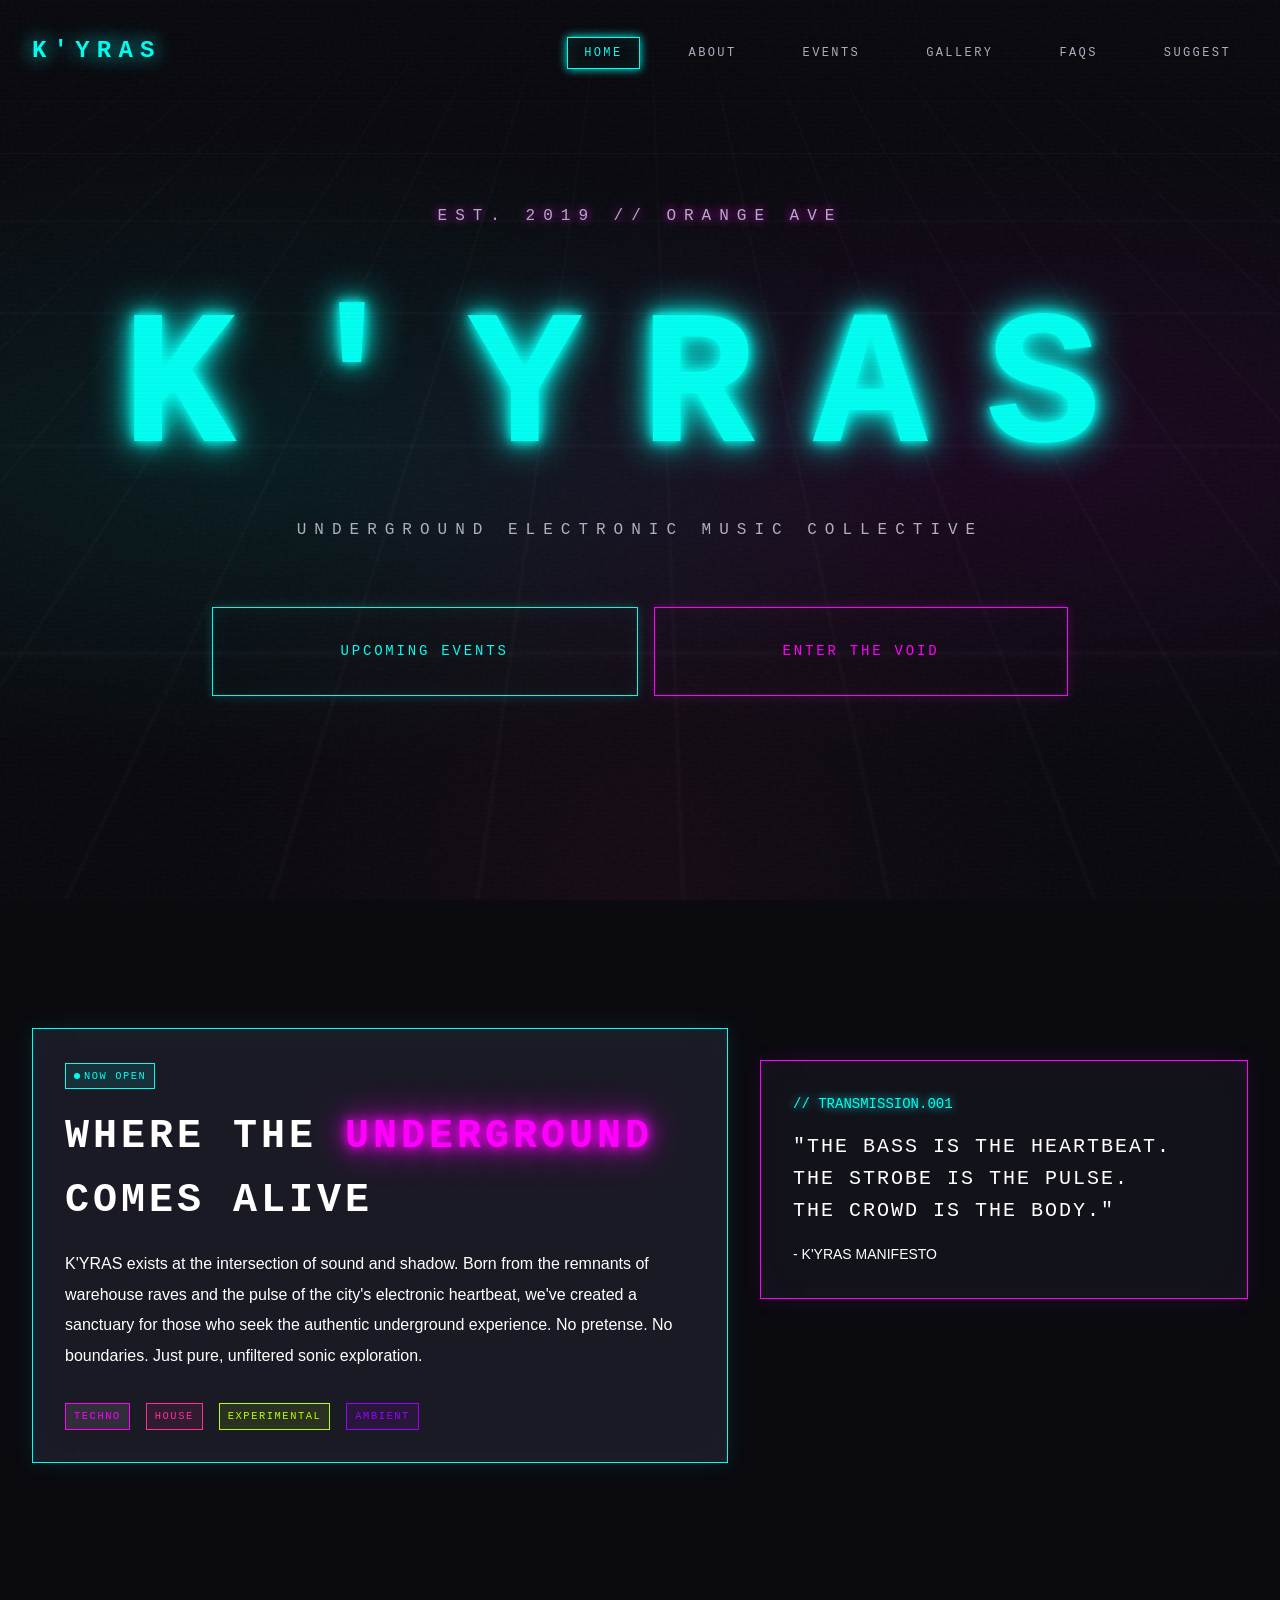
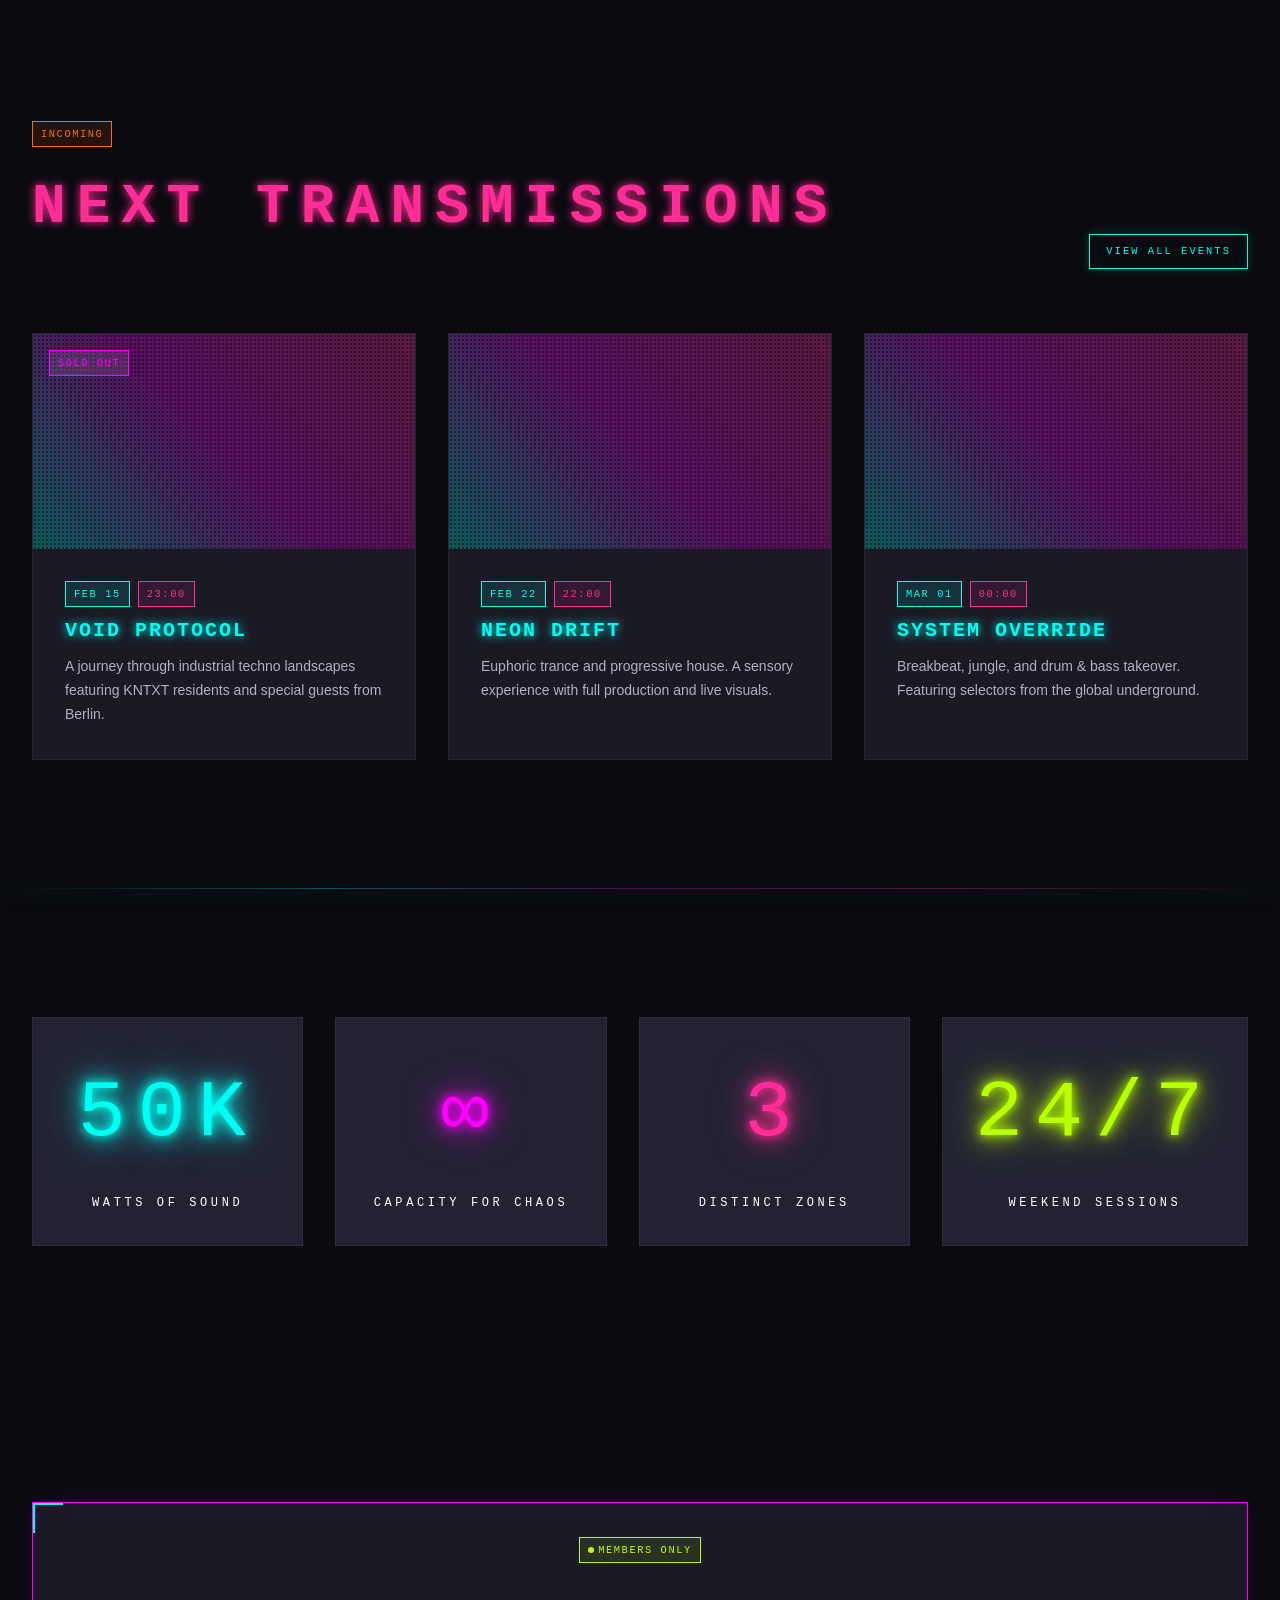
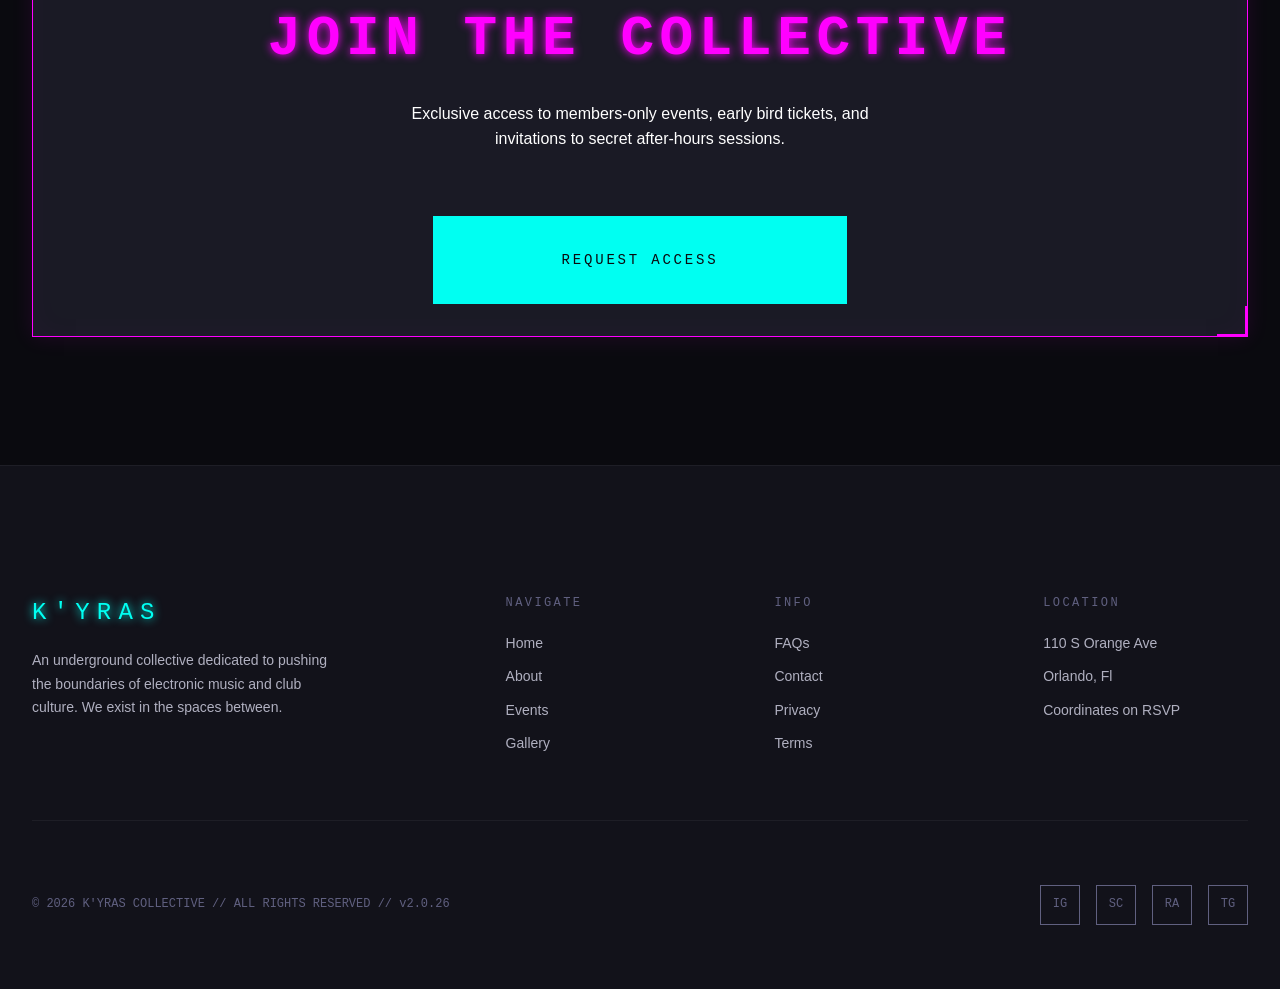
<file: index.html>
<!DOCTYPE html>
<html lang="en">

<head>
  <meta charset="UTF-8">
  <meta name="viewport" content="width=device-width, initial-scale=1.0">
  <meta name="description"
    content="K'YRAS - Underground club experience. Techno, house, and experimental electronic music in the heart of the city.">
  <title>K'YRAS | Underground Club</title>
  <link rel="stylesheet" href="styles.css">
</head>

<body>
  <!-- Scanline overlay -->
  <div class="scanline"></div>

  <!-- Navigation -->
  <nav class="nav">
    <div class="container nav-inner">
      <a href="index.html" class="nav-logo">K'YRAS</a>
      <button class="nav-toggle" aria-label="Toggle navigation">
        <span></span>
        <span></span>
        <span></span>
      </button>
      <ul class="nav-links">
        <li><a href="index.html" class="nav-link active">Home</a></li>
        <li><a href="about.html" class="nav-link">About</a></li>
        <li><a href="events.html" class="nav-link">Events</a></li>
        <li><a href="gallery.html" class="nav-link">Gallery</a></li>
        <li><a href="faqs.html" class="nav-link">FAQs</a></li>
        <li><a href="suggest.html" class="nav-link">Suggest</a></li>
      </ul>
    </div>
  </nav>

  <!-- Hero Section -->
  <header class="hero">
    <div class="hero-background"></div>
    <div class="hero-grid"></div>
    <div class="hero-content">
      <p class="hero-subtitle glow-subtle-magenta">EST. 2019 // ORANGE AVE </p>
      <h1 class="hero-title glow-cyan flicker">K'YRAS</h1>
      <p class="hero-subtitle">UNDERGROUND ELECTRONIC MUSIC COLLECTIVE</p>
      <div class="flex justify-center gap-md mt-xl">
        <a href="events.html" class="btn btn-cyan btn-lg">Upcoming Events</a>
        <a href="about.html" class="btn btn-magenta btn-lg">Enter the Void</a>
      </div>
    </div>
  </header>

  <!-- Main Content -->
  <main>
    <!-- Intro Section -->
    <section class="section">
      <div class="container">
        <div class="asymmetric-grid">
          <div class="col-span-7">
            <div class="panel panel-neon-cyan panel-corners">
              <span class="badge badge-cyan badge-pulse mb-md">Now Open</span>
              <h2 class="text-3xl text-display tracking-wide mb-md">
                Where the <span class="glow-magenta">Underground</span> Comes Alive
              </h2>
              <p class="text-secondary mb-lg" style="line-height: 1.9;">
                K'YRAS exists at the intersection of sound and shadow. Born from the remnants of
                warehouse raves and the pulse of the city's electronic heartbeat, we've created
                a sanctuary for those who seek the authentic underground experience. No pretense.
                No boundaries. Just pure, unfiltered sonic exploration.
              </p>
              <div class="flex gap-md flex-wrap">
                <span class="badge badge-magenta">TECHNO</span>
                <span class="badge badge-pink">HOUSE</span>
                <span class="badge badge-lime">EXPERIMENTAL</span>
                <span class="badge badge-purple">AMBIENT</span>
              </div>
            </div>
          </div>
          <div class="col-span-5 offset-down">
            <div class="panel panel-dark panel-neon-magenta">
              <p class="text-mono text-sm glow-subtle-cyan mb-md">// TRANSMISSION.001</p>
              <p class="text-lg text-display tracking-wide">
                "THE BASS IS THE HEARTBEAT.<br>
                THE STROBE IS THE PULSE.<br>
                THE CROWD IS THE BODY."
              </p>
              <p class="text-muted text-sm mt-md">- K'YRAS MANIFESTO</p>
            </div>
          </div>
        </div>
      </div>
    </section>

    <!-- Featured Events Preview -->
    <section class="section">
      <div class="container">
        <div class="section-header flex justify-between items-end">
          <div>
            <span class="badge badge-orange mb-md">INCOMING</span>
            <h2 class="section-title glow-subtle-pink">Next Transmissions</h2>
          </div>
          <a href="events.html" class="btn btn-cyan btn-sm">View All Events</a>
        </div>

        <div class="grid gap-lg mt-xl" style="grid-template-columns: repeat(auto-fit, minmax(350px, 1fr));">
          <!-- Event Card 1 -->
          <article class="card card-glow">
            <div class="card-image">
              <span class="badge badge-magenta" style="position: absolute; top: 1rem; left: 1rem; z-index: 2;">
                SOLD OUT
              </span>
            </div>
            <div class="card-content">
              <div class="flex gap-sm mb-sm">
                <span class="badge badge-cyan">FEB 15</span>
                <span class="badge badge-pink">23:00</span>
              </div>
              <h3 class="card-title glow-subtle-cyan">VOID PROTOCOL</h3>
              <p class="card-text">
                A journey through industrial techno landscapes featuring
                KNTXT residents and special guests from Berlin.
              </p>
            </div>
          </article>

          <!-- Event Card 2 -->
          <article class="card card-glow">
            <div class="card-image"></div>
            <div class="card-content">
              <div class="flex gap-sm mb-sm">
                <span class="badge badge-cyan">FEB 22</span>
                <span class="badge badge-pink">22:00</span>
              </div>
              <h3 class="card-title glow-subtle-cyan">NEON DRIFT</h3>
              <p class="card-text">
                Euphoric trance and progressive house. A sensory experience
                with full production and live visuals.
              </p>
            </div>
          </article>

          <!-- Event Card 3 -->
          <article class="card card-glow">
            <div class="card-image"></div>
            <div class="card-content">
              <div class="flex gap-sm mb-sm">
                <span class="badge badge-cyan">MAR 01</span>
                <span class="badge badge-pink">00:00</span>
              </div>
              <h3 class="card-title glow-subtle-cyan">SYSTEM OVERRIDE</h3>
              <p class="card-text">
                Breakbeat, jungle, and drum & bass takeover.
                Featuring selectors from the global underground.
              </p>
            </div>
          </article>
        </div>
      </div>
    </section>

    <!-- Divider -->
    <div class="divider divider-glow"></div>

    <!-- Stats/Features Section -->
    <section class="section">
      <div class="container">
        <div class="grid grid-4 gap-lg">
          <div class="panel panel-elevated text-center py-xl">
            <p class="text-5xl text-display glow-cyan">50K</p>
            <p class="text-display text-xs tracking-widest text-muted mt-md">WATTS OF SOUND</p>
          </div>
          <div class="panel panel-elevated text-center py-xl">
            <p class="text-5xl text-display glow-magenta">∞</p>
            <p class="text-display text-xs tracking-widest text-muted mt-md">CAPACITY FOR CHAOS</p>
          </div>
          <div class="panel panel-elevated text-center py-xl">
            <p class="text-5xl text-display glow-pink">3</p>
            <p class="text-display text-xs tracking-widest text-muted mt-md">DISTINCT ZONES</p>
          </div>
          <div class="panel panel-elevated text-center py-xl">
            <p class="text-5xl text-display glow-lime">24/7</p>
            <p class="text-display text-xs tracking-widest text-muted mt-md">WEEKEND SESSIONS</p>
          </div>
        </div>
      </div>
    </section>

    <!-- CTA Section -->
    <section class="section py-xxl">
      <div class="container text-center">
        <div class="panel panel-neon-magenta bracket-corners py-xxl px-lg">
          <span class="badge badge-lime badge-pulse mb-lg">MEMBERS ONLY</span>
          <h2 class="text-4xl text-display tracking-wide mb-md glow-subtle-magenta">
            Join the Collective
          </h2>
          <p class="text-secondary mb-xl" style="max-width: 500px; margin-left: auto; margin-right: auto;">
            Exclusive access to members-only events, early bird tickets,
            and invitations to secret after-hours sessions.
          </p>
          <a href="about.html" class="btn btn-filled btn-lg">Request Access</a>
        </div>
      </div>
    </section>
  </main>

  <!-- Footer -->
  <footer class="footer">
    <div class="container">
      <div class="footer-grid">
        <div class="footer-brand">
          <p class="footer-logo">K'YRAS</p>
          <p class="footer-tagline">
            An underground collective dedicated to pushing the boundaries of
            electronic music and club culture. We exist in the spaces between.
          </p>
        </div>
        <div>
          <p class="footer-heading">Navigate</p>
          <ul class="footer-links">
            <li><a href="index.html" class="footer-link">Home</a></li>
            <li><a href="about.html" class="footer-link">About</a></li>
            <li><a href="events.html" class="footer-link">Events</a></li>
            <li><a href="gallery.html" class="footer-link">Gallery</a></li>
          </ul>
        </div>
        <div>
          <p class="footer-heading">Info</p>
          <ul class="footer-links">
            <li><a href="faqs.html" class="footer-link">FAQs</a></li>
            <li><a href="#" class="footer-link">Contact</a></li>
            <li><a href="#" class="footer-link">Privacy</a></li>
            <li><a href="#" class="footer-link">Terms</a></li>
          </ul>
        </div>
        <div>
          <p class="footer-heading">Location</p>
          <ul class="footer-links">
            <li><span class="footer-link">110 S Orange Ave</span></li>
            <li><span class="footer-link">Orlando, Fl</span></li>
            <li><span class="footer-link">Coordinates on RSVP</span></li>
          </ul>
        </div>
      </div>
      <div class="footer-bottom">
        <p class="footer-copyright">
          &copy; 2026 K'YRAS COLLECTIVE // ALL RIGHTS RESERVED // v2.0.26
        </p>
        <div class="footer-socials">
          <a href="#" class="footer-social" aria-label="Instagram">IG</a>
          <a href="#" class="footer-social" aria-label="SoundCloud">SC</a>
          <a href="#" class="footer-social" aria-label="Resident Advisor">RA</a>
          <a href="#" class="footer-social" aria-label="Telegram">TG</a>
        </div>
      </div>
    </div>
  </footer>

  <script>
    // Simple mobile nav toggle
    document.querySelector('.nav-toggle').addEventListener('click', function () {
      document.querySelector('.nav-links').classList.toggle('active');
    });
  </script>
</body>

</html>
</file>
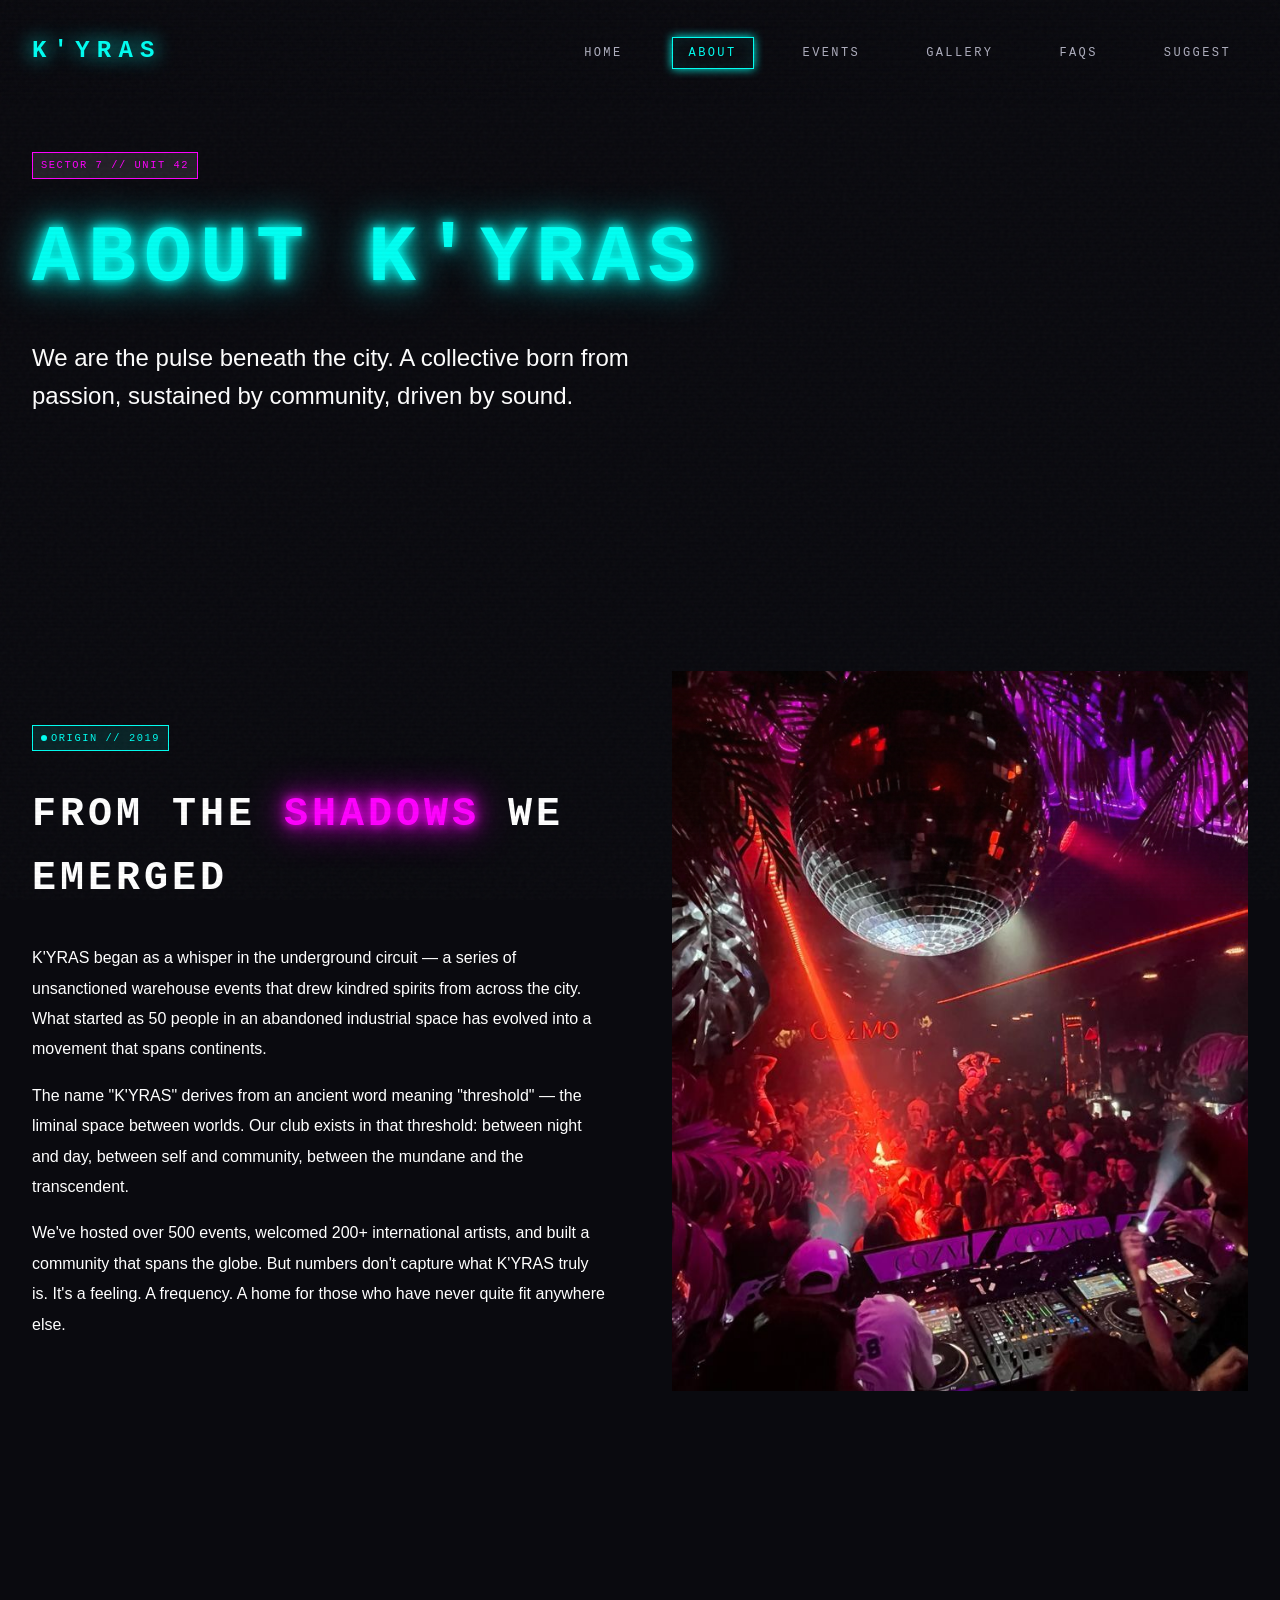
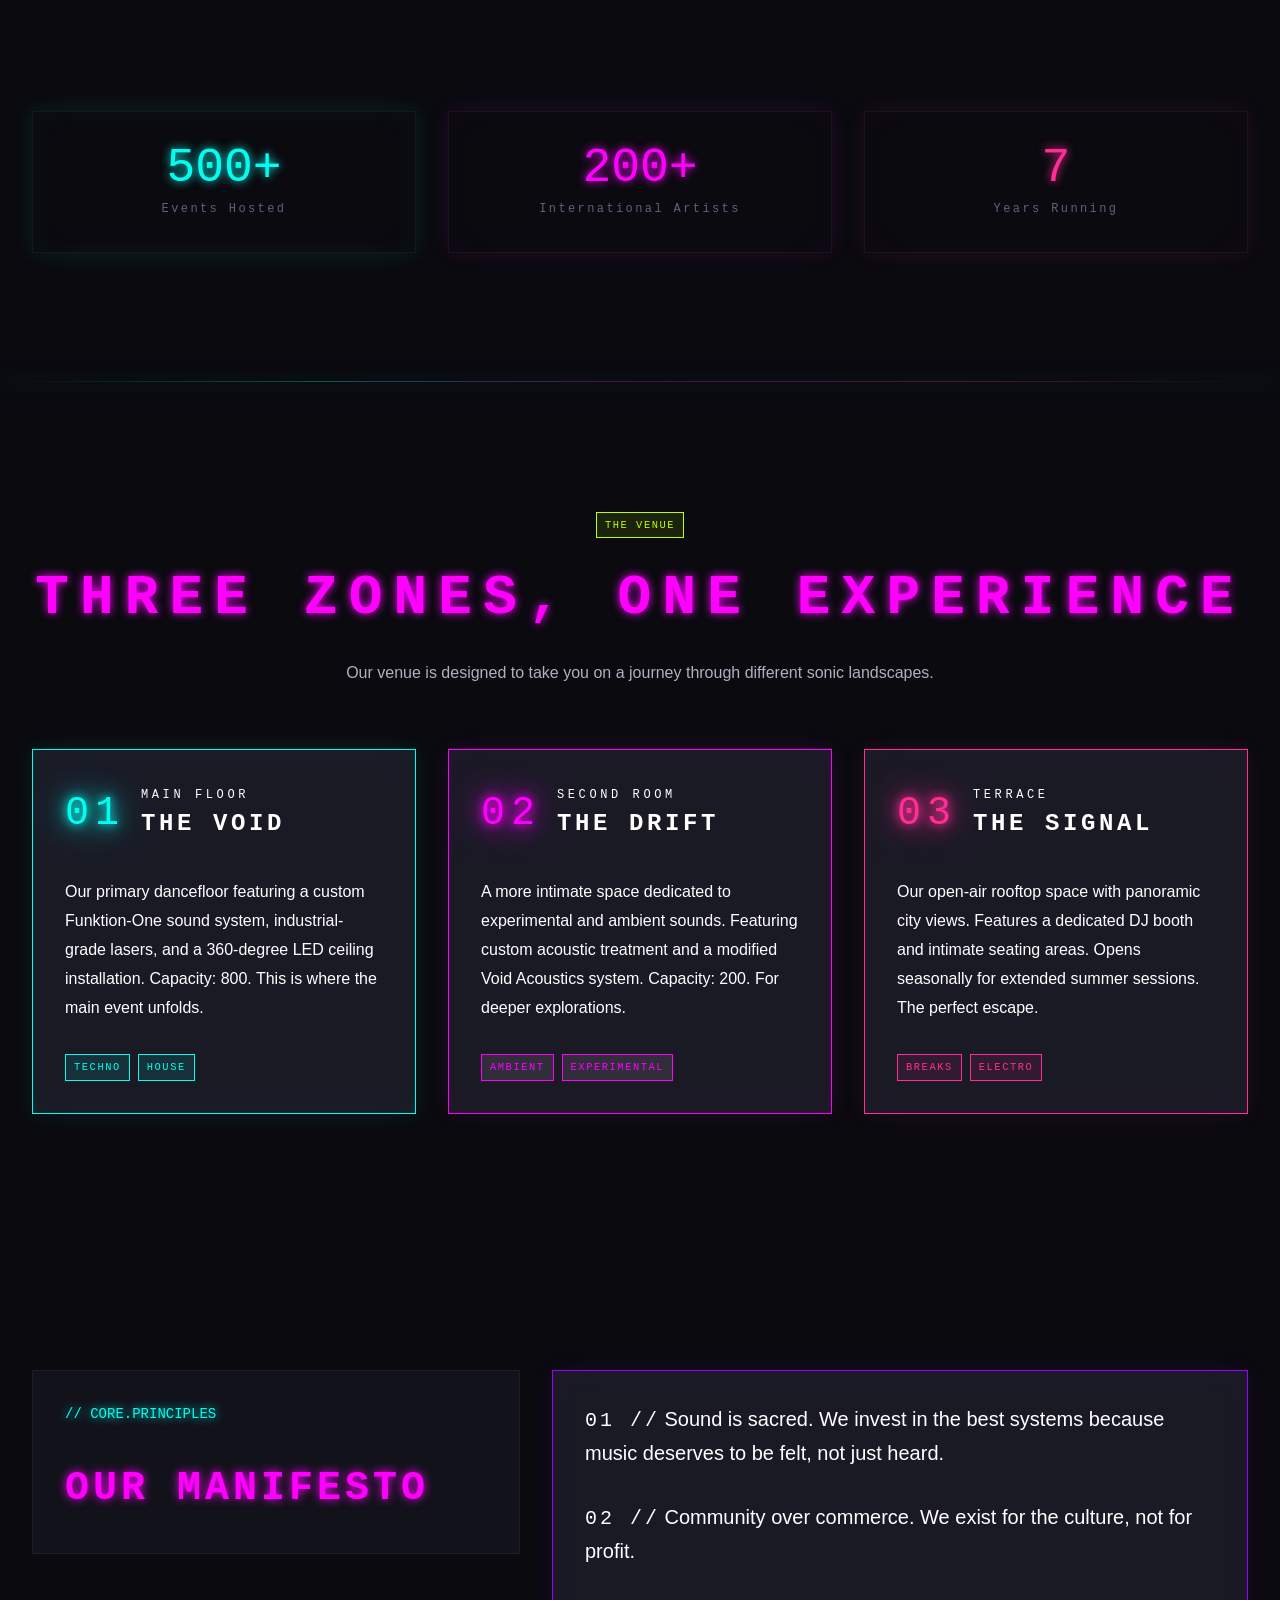
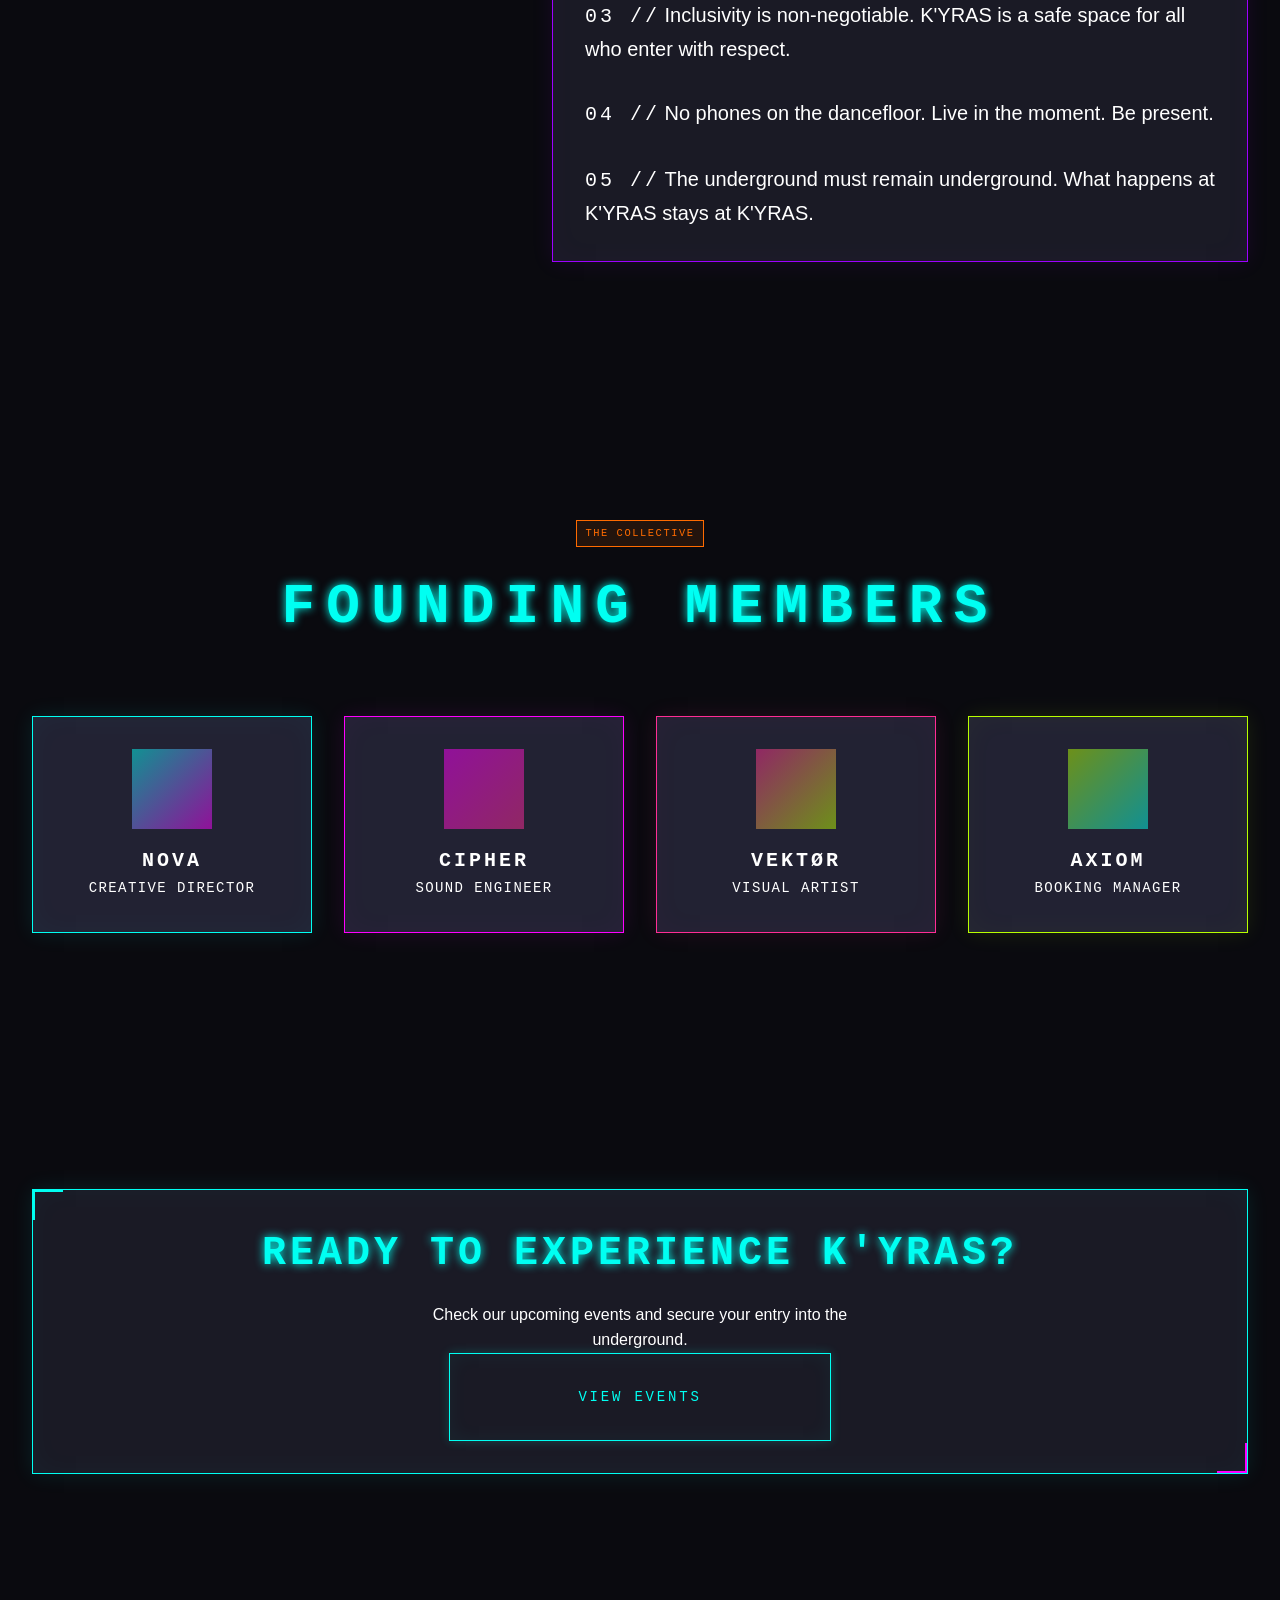
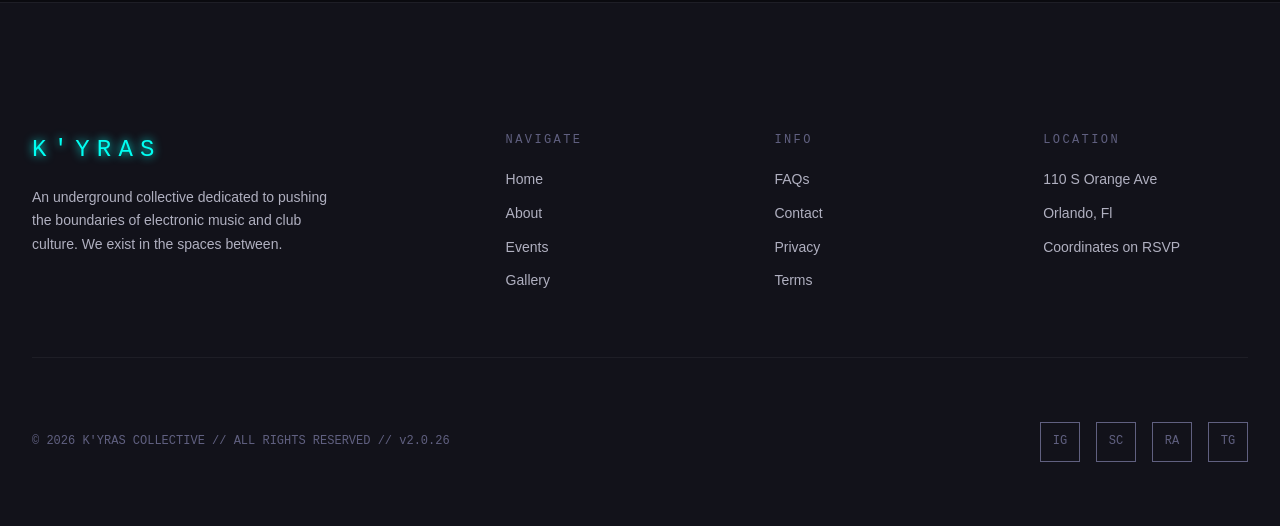
<file: about.html>
<!DOCTYPE html>
<html lang="en">

<head>
  <meta charset="UTF-8">
  <meta name="viewport" content="width=device-width, initial-scale=1.0">
  <meta name="description"
    content="Learn about K'YRAS - our story, our mission, and the underground movement we've built.">
  <title>About | K'YRAS Underground Club</title>
  <link rel="stylesheet" href="styles.css">
</head>

<body>
  <!-- Scanline overlay -->
  <div class="scanline"></div>

  <!-- Navigation -->
  <nav class="nav">
    <div class="container nav-inner">
      <a href="index.html" class="nav-logo">K'YRAS</a>
      <button class="nav-toggle" aria-label="Toggle navigation">
        <span></span>
        <span></span>
        <span></span>
      </button>
      <ul class="nav-links">
        <li><a href="index.html" class="nav-link">Home</a></li>
        <li><a href="about.html" class="nav-link active">About</a></li>
        <li><a href="events.html" class="nav-link">Events</a></li>
        <li><a href="gallery.html" class="nav-link">Gallery</a></li>
        <li><a href="faqs.html" class="nav-link">FAQs</a></li>
        <li><a href="suggest.html" class="nav-link">Suggest</a></li>
      </ul>
    </div>
  </nav>

  <!-- Page Header -->
  <header class="section py-xxl" style="padding-top: 150px;">
    <div class="container">
      <span class="badge badge-magenta mb-md">SECTOR 7 // UNIT 42</span>
      <h1 class="text-5xl text-display tracking-wide glow-cyan mb-md">About K'YRAS</h1>
      <p class="text-xl text-secondary" style="max-width: 600px;">
        We are the pulse beneath the city. A collective born from passion,
        sustained by community, driven by sound.
      </p>
    </div>
  </header>

  <!-- Main Content -->
  <main>
    <!-- Origin Story -->
    <section class="section">
      <div class="container">
        <div class="about-intro">
          <div>
            <span class="badge badge-cyan badge-pulse mb-lg">ORIGIN // 2019</span>
            <h2 class="text-3xl text-display tracking-wide mb-lg">
              From the <span class="glow-magenta">Shadows</span> We Emerged
            </h2>
            <p class="text-secondary mb-md" style="line-height: 1.9;">
              K'YRAS began as a whisper in the underground circuit &mdash; a series of
              unsanctioned warehouse events that drew kindred spirits from across the
              city. What started as 50 people in an abandoned industrial space has
              evolved into a movement that spans continents.
            </p>
            <p class="text-secondary mb-md" style="line-height: 1.9;">
              The name "K'YRAS" derives from an ancient word meaning "threshold" &mdash;
              the liminal space between worlds. Our club exists in that threshold:
              between night and day, between self and community, between the mundane
              and the transcendent.
            </p>
            <p class="text-secondary" style="line-height: 1.9;">
              We've hosted over 500 events, welcomed 200+ international artists, and
              built a community that spans the globe. But numbers don't capture what
              K'YRAS truly is. It's a feeling. A frequency. A home for those who
              have never quite fit anywhere else.
            </p>
          </div>
          <div class="about-visual scan-effect">
            <div
              style="position: absolute; inset: 0; display: flex; align-items: center; justify-content: center; z-index: 1;">
              <img src="assets/images/gallery05.jpg" />
            </div>
          </div>
        </div>
      </div>
    </section>

    <!-- Stats -->
    <section class="section">
      <div class="container">
        <div class="about-stats">
          <div class="stat-item panel-neon-cyan">
            <p class="stat-number">500+</p>
            <p class="stat-label">Events Hosted</p>
          </div>
          <div class="stat-item panel-neon-magenta">
            <p class="stat-number" style="color: var(--neon-magenta); text-shadow: var(--glow-sm) var(--neon-magenta);">
              200+</p>
            <p class="stat-label">International Artists</p>
          </div>
          <div class="stat-item panel-neon-pink">
            <p class="stat-number" style="color: var(--neon-pink); text-shadow: var(--glow-sm) var(--neon-pink);">7</p>
            <p class="stat-label">Years Running</p>
          </div>
        </div>
      </div>
    </section>

    <!-- Divider -->
    <div class="divider divider-glow"></div>

    <!-- The Space -->
    <section class="section">
      <div class="container">
        <div class="section-header text-center mb-xl">
          <span class="badge badge-lime mb-md">THE VENUE</span>
          <h2 class="section-title glow-subtle-magenta">Three Zones, One Experience</h2>
          <p class="section-subtitle text-center" style="margin: 0 auto;">
            Our venue is designed to take you on a journey through different sonic landscapes.
          </p>
        </div>

        <div class="grid grid-3 gap-lg">
          <!-- Zone 1 -->
          <div class="panel panel-neon-cyan panel-hover-glow">
            <div class="flex items-center gap-md mb-lg">
              <span class="text-3xl glow-cyan text-display">01</span>
              <div>
                <p class="text-display text-xs tracking-widest text-muted">MAIN FLOOR</p>
                <h3 class="text-xl text-display">THE VOID</h3>
              </div>
            </div>
            <p class="text-secondary" style="line-height: 1.8;">
              Our primary dancefloor featuring a custom Funktion-One sound system,
              industrial-grade lasers, and a 360-degree LED ceiling installation.
              Capacity: 800. This is where the main event unfolds.
            </p>
            <div class="flex gap-sm mt-lg flex-wrap">
              <span class="badge badge-cyan">TECHNO</span>
              <span class="badge badge-cyan">HOUSE</span>
            </div>
          </div>

          <!-- Zone 2 -->
          <div class="panel panel-neon-magenta panel-hover-glow">
            <div class="flex items-center gap-md mb-lg">
              <span class="text-3xl glow-magenta text-display">02</span>
              <div>
                <p class="text-display text-xs tracking-widest text-muted">SECOND ROOM</p>
                <h3 class="text-xl text-display">THE DRIFT</h3>
              </div>
            </div>
            <p class="text-secondary" style="line-height: 1.8;">
              A more intimate space dedicated to experimental and ambient sounds.
              Featuring custom acoustic treatment and a modified Void Acoustics
              system. Capacity: 200. For deeper explorations.
            </p>
            <div class="flex gap-sm mt-lg flex-wrap">
              <span class="badge badge-magenta">AMBIENT</span>
              <span class="badge badge-magenta">EXPERIMENTAL</span>
            </div>
          </div>

          <!-- Zone 3 -->
          <div class="panel panel-neon-pink panel-hover-glow">
            <div class="flex items-center gap-md mb-lg">
              <span class="text-3xl glow-pink text-display">03</span>
              <div>
                <p class="text-display text-xs tracking-widest text-muted">TERRACE</p>
                <h3 class="text-xl text-display">THE SIGNAL</h3>
              </div>
            </div>
            <p class="text-secondary" style="line-height: 1.8;">
              Our open-air rooftop space with panoramic city views. Features a
              dedicated DJ booth and intimate seating areas. Opens seasonally
              for extended summer sessions. The perfect escape.
            </p>
            <div class="flex gap-sm mt-lg flex-wrap">
              <span class="badge badge-pink">BREAKS</span>
              <span class="badge badge-pink">ELECTRO</span>
            </div>
          </div>
        </div>
      </div>
    </section>

    <!-- Philosophy -->
    <section class="section">
      <div class="container">
        <div class="asymmetric-grid">
          <div class="col-span-5">
            <div class="panel panel-dark py-xl">
              <p class="text-mono text-sm glow-subtle-cyan mb-lg">// CORE.PRINCIPLES</p>
              <h2 class="text-3xl text-display tracking-wide glow-subtle-magenta">
                Our Manifesto
              </h2>
            </div>
          </div>
          <div class="col-span-7">
            <div class="panel panel-neon-purple">
              <ul style="list-style: none;">
                <li class="mb-lg">
                  <span class="text-display text-lg glow-subtle-purple">01 //</span>
                  <span class="text-lg"> Sound is sacred. We invest in the best systems because music deserves to be
                    felt, not just heard.</span>
                </li>
                <li class="mb-lg">
                  <span class="text-display text-lg glow-subtle-purple">02 //</span>
                  <span class="text-lg"> Community over commerce. We exist for the culture, not for profit.</span>
                </li>
                <li class="mb-lg">
                  <span class="text-display text-lg glow-subtle-purple">03 //</span>
                  <span class="text-lg"> Inclusivity is non-negotiable. K'YRAS is a safe space for all who enter with
                    respect.</span>
                </li>
                <li class="mb-lg">
                  <span class="text-display text-lg glow-subtle-purple">04 //</span>
                  <span class="text-lg"> No phones on the dancefloor. Live in the moment. Be present.</span>
                </li>
                <li>
                  <span class="text-display text-lg glow-subtle-purple">05 //</span>
                  <span class="text-lg"> The underground must remain underground. What happens at K'YRAS stays at
                    K'YRAS.</span>
                </li>
              </ul>
            </div>
          </div>
        </div>
      </div>
    </section>

    <!-- Team -->
    <section class="section">
      <div class="container">
        <div class="section-header text-center mb-xl">
          <span class="badge badge-orange mb-md">THE COLLECTIVE</span>
          <h2 class="section-title glow-subtle-cyan">Founding Members</h2>
        </div>

        <div class="grid grid-4 gap-lg">
          <div class="panel panel-elevated text-center panel-hover-glow panel-neon-cyan">
            <div
              style="width: 80px; height: 80px; margin: 0 auto var(--space-md); background: linear-gradient(135deg, var(--neon-cyan), var(--neon-magenta)); opacity: 0.5;">
            </div>
            <h3 class="text-display text-lg mb-xs">NOVA</h3>
            <p class="text-muted text-sm text-display tracking-wide">Creative Director</p>
          </div>
          <div class="panel panel-elevated text-center panel-hover-glow panel-neon-magenta">
            <div
              style="width: 80px; height: 80px; margin: 0 auto var(--space-md); background: linear-gradient(135deg, var(--neon-magenta), var(--neon-pink)); opacity: 0.5;">
            </div>
            <h3 class="text-display text-lg mb-xs">CIPHER</h3>
            <p class="text-muted text-sm text-display tracking-wide">Sound Engineer</p>
          </div>
          <div class="panel panel-elevated text-center panel-hover-glow panel-neon-pink">
            <div
              style="width: 80px; height: 80px; margin: 0 auto var(--space-md); background: linear-gradient(135deg, var(--neon-pink), var(--neon-lime)); opacity: 0.5;">
            </div>
            <h3 class="text-display text-lg mb-xs">VEKTØR</h3>
            <p class="text-muted text-sm text-display tracking-wide">Visual Artist</p>
          </div>
          <div class="panel panel-elevated text-center panel-hover-glow panel-neon-lime">
            <div
              style="width: 80px; height: 80px; margin: 0 auto var(--space-md); background: linear-gradient(135deg, var(--neon-lime), var(--neon-cyan)); opacity: 0.5;">
            </div>
            <h3 class="text-display text-lg mb-xs">AXIOM</h3>
            <p class="text-muted text-sm text-display tracking-wide">Booking Manager</p>
          </div>
        </div>
      </div>
    </section>

    <!-- CTA -->
    <section class="section py-xxl">
      <div class="container text-center">
        <div class="panel panel-neon-cyan bracket-corners py-xxl">
          <h2 class="text-3xl text-display tracking-wide mb-md glow-subtle-cyan">
            Ready to Experience K'YRAS?
          </h2>
          <p class="text-secondary mb-xl" style="max-width: 500px; margin: 0 auto;">
            Check our upcoming events and secure your entry into the underground.
          </p>
          <a href="events.html" class="btn btn-cyan btn-lg">View Events</a>
        </div>
      </div>
    </section>
  </main>

  <!-- Footer -->
  <footer class="footer">
    <div class="container">
      <div class="footer-grid">
        <div class="footer-brand">
          <p class="footer-logo">K'YRAS</p>
          <p class="footer-tagline">
            An underground collective dedicated to pushing the boundaries of
            electronic music and club culture. We exist in the spaces between.
          </p>
        </div>
        <div>
          <p class="footer-heading">Navigate</p>
          <ul class="footer-links">
            <li><a href="index.html" class="footer-link">Home</a></li>
            <li><a href="about.html" class="footer-link">About</a></li>
            <li><a href="events.html" class="footer-link">Events</a></li>
            <li><a href="gallery.html" class="footer-link">Gallery</a></li>
          </ul>
        </div>
        <div>
          <p class="footer-heading">Info</p>
          <ul class="footer-links">
            <li><a href="faqs.html" class="footer-link">FAQs</a></li>
            <li><a href="#" class="footer-link">Contact</a></li>
            <li><a href="#" class="footer-link">Privacy</a></li>
            <li><a href="#" class="footer-link">Terms</a></li>
          </ul>
        </div>
        <div>
          <p class="footer-heading">Location</p>
          <ul class="footer-links">
            <li><span class="footer-link">110 S Orange Ave</span></li>
            <li><span class="footer-link">Orlando, Fl</span></li>
            <li><span class="footer-link">Coordinates on RSVP</span></li>
          </ul>
        </div>
      </div>
      <div class="footer-bottom">
        <p class="footer-copyright">
          &copy; 2026 K'YRAS COLLECTIVE // ALL RIGHTS RESERVED // v2.0.26
        </p>
        <div class="footer-socials">
          <a href="#" class="footer-social" aria-label="Instagram">IG</a>
          <a href="#" class="footer-social" aria-label="SoundCloud">SC</a>
          <a href="#" class="footer-social" aria-label="Resident Advisor">RA</a>
          <a href="#" class="footer-social" aria-label="Telegram">TG</a>
        </div>
      </div>
    </div>
  </footer>

  <script>
    document.querySelector('.nav-toggle').addEventListener('click', function () {
      document.querySelector('.nav-links').classList.toggle('active');
    });
  </script>
</body>

</html>
</file>
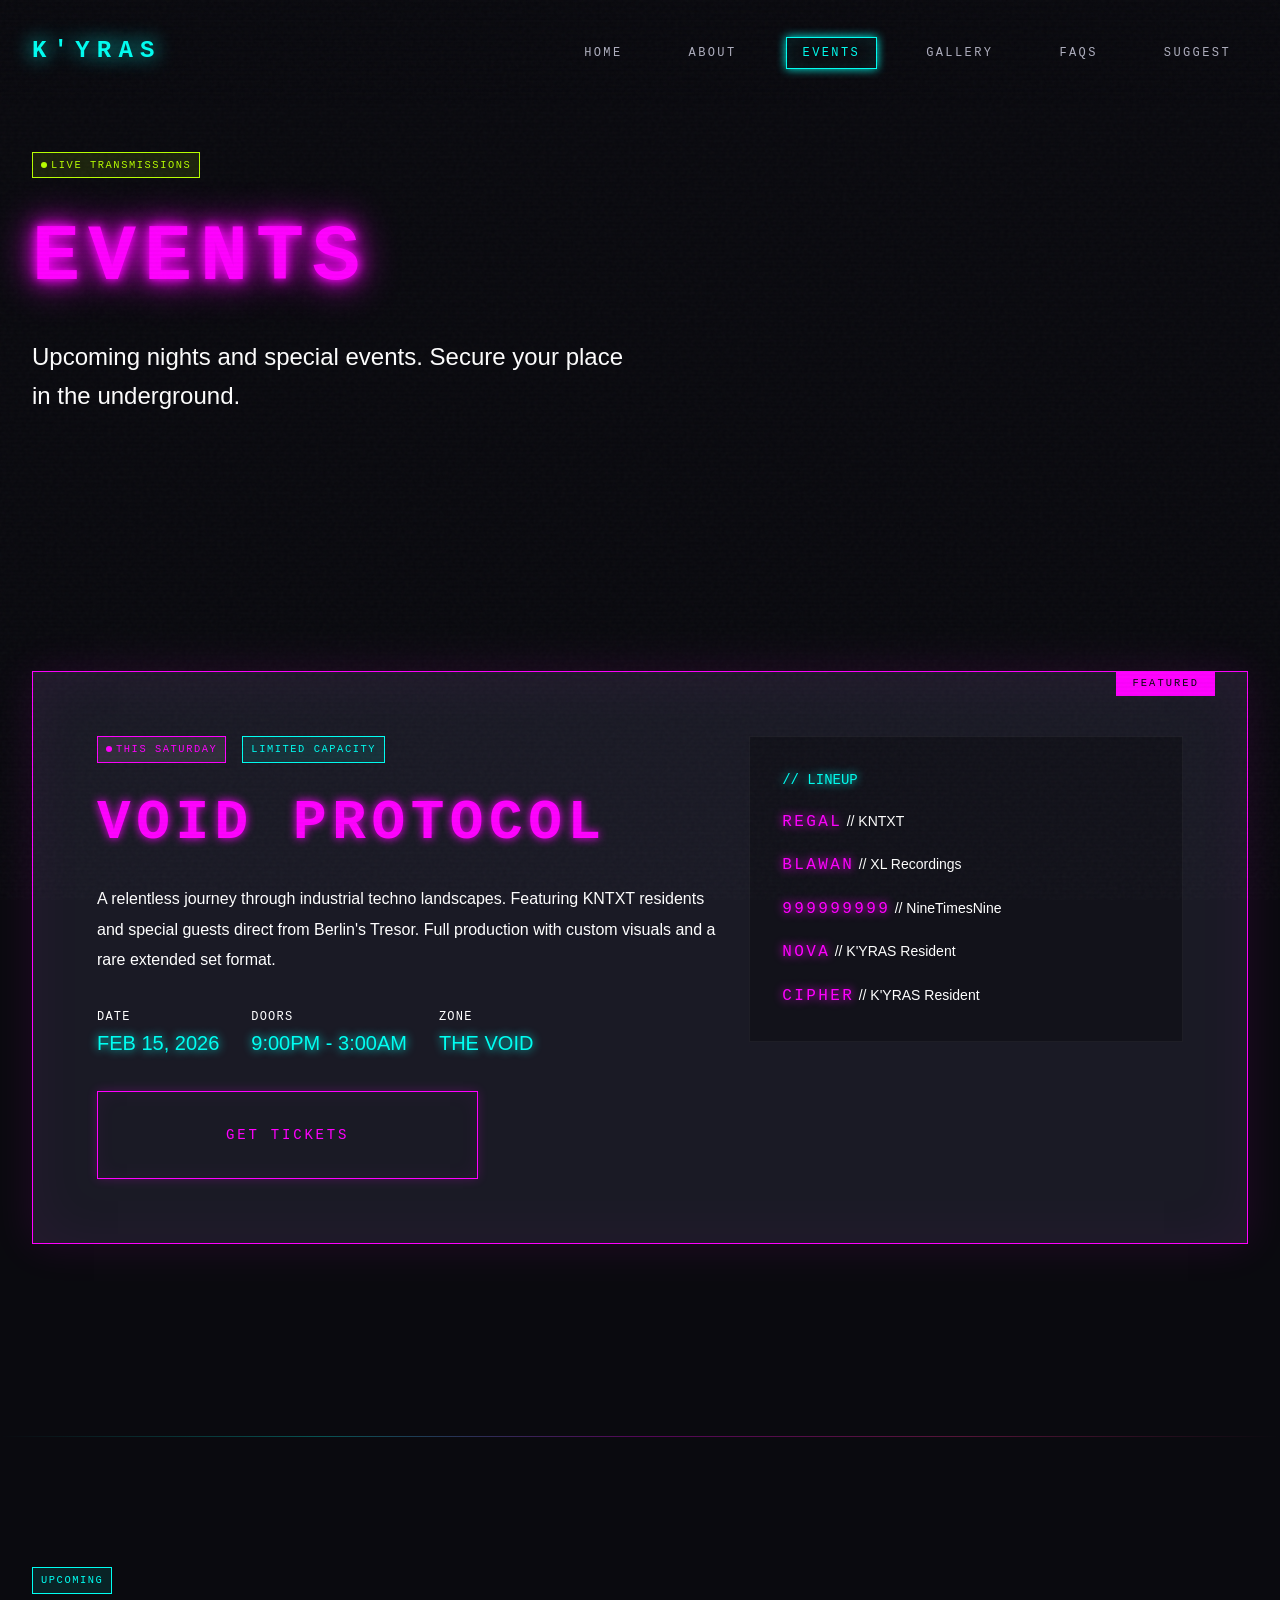
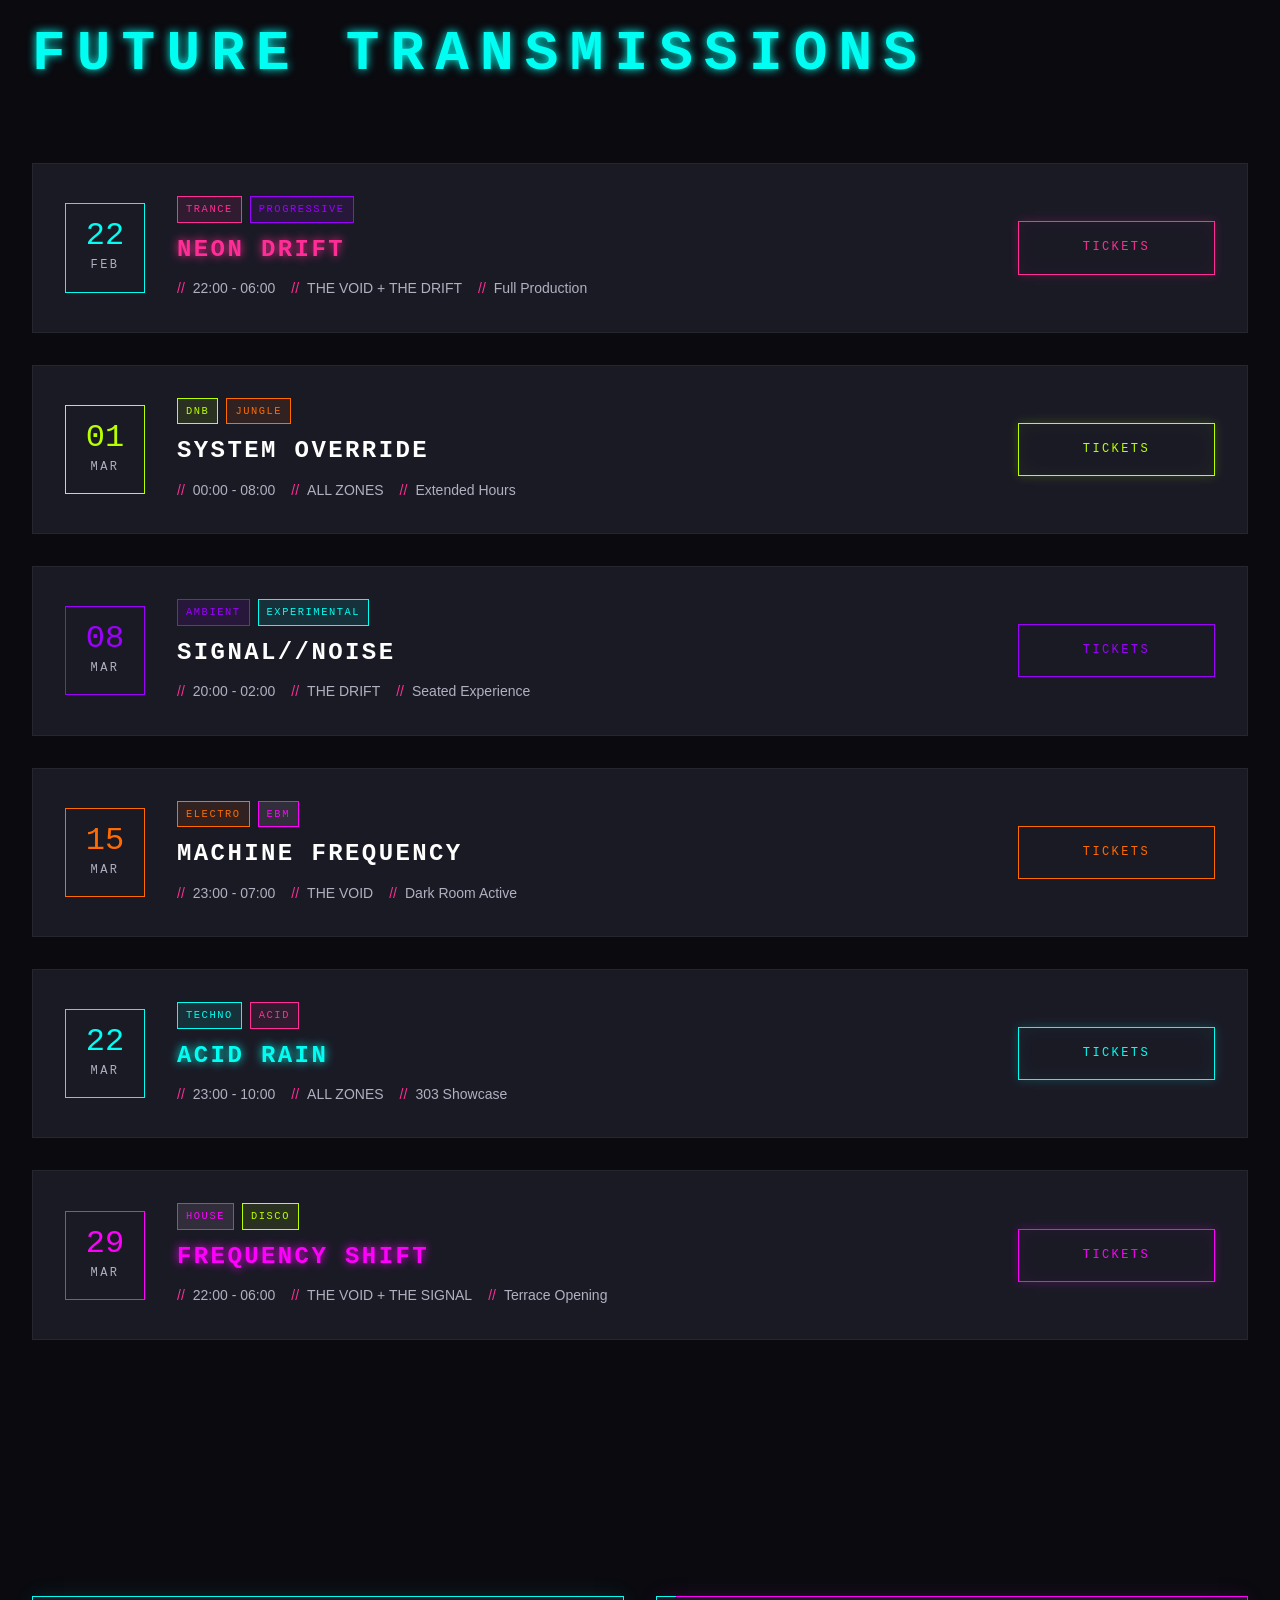
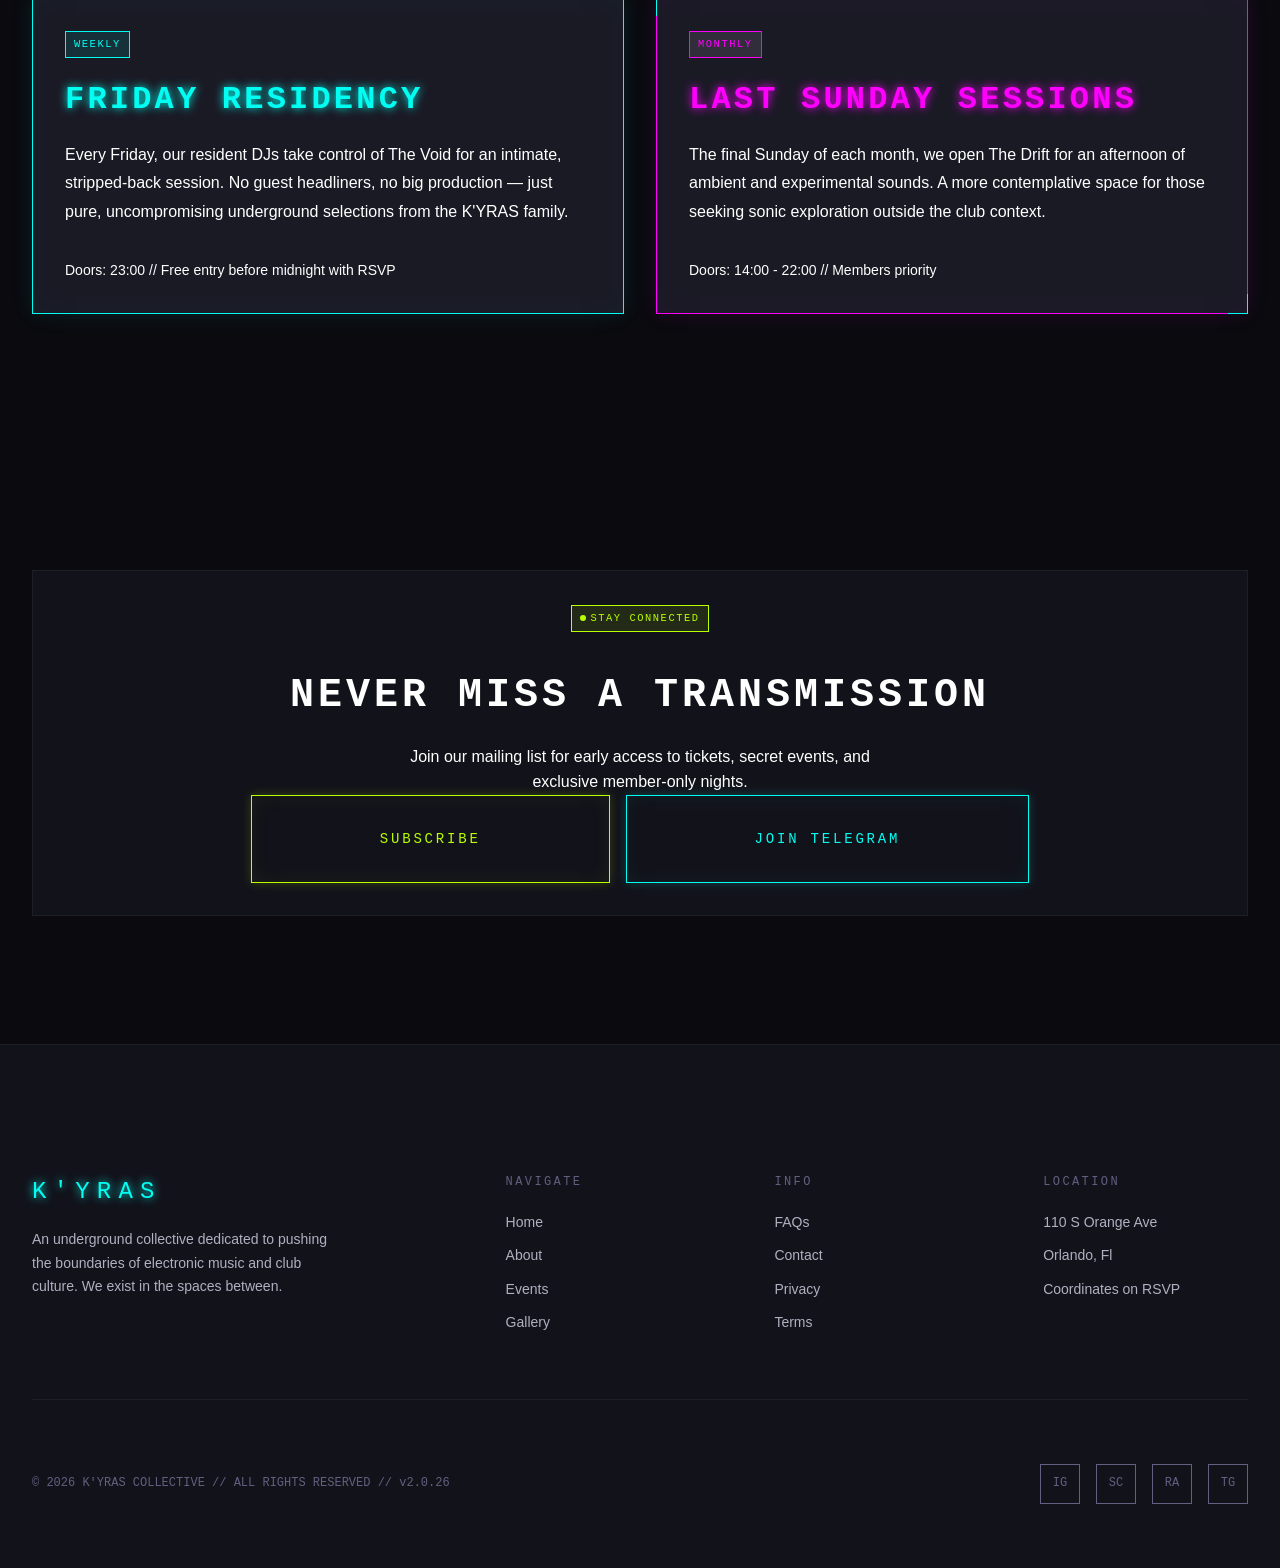
<file: events.html>
<!DOCTYPE html>
<html lang="en">

<head>
  <meta charset="UTF-8">
  <meta name="viewport" content="width=device-width, initial-scale=1.0">
  <meta name="description"
    content="Upcoming events at K'YRAS Underground Club. Techno, house, and experimental electronic music nights.">
  <title>Events | K'YRAS Underground Club</title>
  <link rel="stylesheet" href="styles.css">
</head>

<body>
  <!-- Scanline overlay -->
  <div class="scanline"></div>

  <!-- Navigation -->
  <nav class="nav">
    <div class="container nav-inner">
      <a href="index.html" class="nav-logo">K'YRAS</a>
      <button class="nav-toggle" aria-label="Toggle navigation">
        <span></span>
        <span></span>
        <span></span>
      </button>
      <ul class="nav-links">
        <li><a href="index.html" class="nav-link">Home</a></li>
        <li><a href="about.html" class="nav-link">About</a></li>
        <li><a href="events.html" class="nav-link active">Events</a></li>
        <li><a href="gallery.html" class="nav-link">Gallery</a></li>
        <li><a href="faqs.html" class="nav-link">FAQs</a></li>
        <li><a href="suggest.html" class="nav-link">Suggest</a></li>
      </ul>
    </div>
  </nav>

  <!-- Page Header -->
  <header class="section py-xxl" style="padding-top: 150px;">
    <div class="container">
      <span class="badge badge-lime badge-pulse mb-md">LIVE TRANSMISSIONS</span>
      <h1 class="text-5xl text-display tracking-wide glow-magenta mb-md">Events</h1>
      <p class="text-xl text-secondary" style="max-width: 600px;">
        Upcoming nights and special events. Secure your place in the underground.
      </p>
    </div>
  </header>

  <!-- Main Content -->
  <main>
    <!-- Featured Event -->
    <section class="section">
      <div class="container">
        <div class="events-featured">
          <div class="asymmetric-grid">
            <div class="col-span-7">
              <div class="flex gap-md mb-md flex-wrap">
                <span class="badge badge-magenta badge-pulse">THIS SATURDAY</span>
                <span class="badge badge-cyan">LIMITED CAPACITY</span>
              </div>
              <h2 class="text-4xl text-display tracking-wide glow-subtle-magenta mb-md">
                VOID PROTOCOL
              </h2>
              <p class="text-secondary mb-lg" style="line-height: 1.9;">
                A relentless journey through industrial techno landscapes. Featuring
                KNTXT residents and special guests direct from Berlin's Tresor.
                Full production with custom visuals and a rare extended set format.
              </p>
              <div class="flex gap-lg mb-lg flex-wrap">
                <div>
                  <p class="text-muted text-xs text-display tracking-wide">DATE</p>
                  <p class="text-lg glow-subtle-cyan">FEB 15, 2026</p>
                </div>
                <div>
                  <p class="text-muted text-xs text-display tracking-wide">DOORS</p>
                  <p class="text-lg glow-subtle-cyan">9:00PM - 3:00AM</p>
                </div>
                <div>
                  <p class="text-muted text-xs text-display tracking-wide">ZONE</p>
                  <p class="text-lg glow-subtle-cyan">THE VOID</p>
                </div>
              </div>
              <a href="#" class="btn btn-magenta btn-lg">Get Tickets</a>
            </div>
            <div class="col-span-5">
              <div class="panel panel-dark">
                <p class="text-mono text-sm glow-subtle-cyan mb-md">// LINEUP</p>
                <ul style="list-style: none;">
                  <li class="mb-md">
                    <span class="glow-subtle-magenta text-display">REGAL</span>
                    <span class="text-muted text-sm"> // KNTXT</span>
                  </li>
                  <li class="mb-md">
                    <span class="glow-subtle-magenta text-display">BLAWAN</span>
                    <span class="text-muted text-sm"> // XL Recordings</span>
                  </li>
                  <li class="mb-md">
                    <span class="glow-subtle-magenta text-display">999999999</span>
                    <span class="text-muted text-sm"> // NineTimesNine</span>
                  </li>
                  <li class="mb-md">
                    <span class="glow-subtle-magenta text-display">NOVA</span>
                    <span class="text-muted text-sm"> // K'YRAS Resident</span>
                  </li>
                  <li>
                    <span class="glow-subtle-magenta text-display">CIPHER</span>
                    <span class="text-muted text-sm"> // K'YRAS Resident</span>
                  </li>
                </ul>
              </div>
            </div>
          </div>
        </div>
      </div>
    </section>

    <!-- Divider -->
    <div class="divider"></div>

    <!-- Upcoming Events List -->
    <section class="section">
      <div class="container">
        <div class="section-header mb-xl">
          <span class="badge badge-cyan mb-md">UPCOMING</span>
          <h2 class="section-title glow-subtle-cyan">Future Transmissions</h2>
        </div>

        <div class="flex flex-col gap-lg">
          <!-- Event 1 -->
          <article class="event-card">
            <div class="event-date">
              <p class="event-date-day">22</p>
              <p class="event-date-month">FEB</p>
            </div>
            <div class="event-info">
              <div class="flex gap-sm flex-wrap">
                <span class="badge badge-pink">TRANCE</span>
                <span class="badge badge-purple">PROGRESSIVE</span>
              </div>
              <h3 class="event-title glow-subtle-pink">NEON DRIFT</h3>
              <div class="event-meta">
                <span>22:00 - 06:00</span>
                <span>THE VOID + THE DRIFT</span>
                <span>Full Production</span>
              </div>
            </div>
            <a href="#" class="btn btn-pink">Tickets</a>
          </article>

          <!-- Event 2 -->
          <article class="event-card">
            <div class="event-date" style="border-color: var(--neon-lime);">
              <p class="event-date-day" style="color: var(--neon-lime);">01</p>
              <p class="event-date-month">MAR</p>
            </div>
            <div class="event-info">
              <div class="flex gap-sm flex-wrap">
                <span class="badge badge-lime">DNB</span>
                <span class="badge badge-orange">JUNGLE</span>
              </div>
              <h3 class="event-title glow-subtle-lime">SYSTEM OVERRIDE</h3>
              <div class="event-meta">
                <span>00:00 - 08:00</span>
                <span>ALL ZONES</span>
                <span>Extended Hours</span>
              </div>
            </div>
            <a href="#" class="btn btn-lime">Tickets</a>
          </article>

          <!-- Event 3 -->
          <article class="event-card">
            <div class="event-date" style="border-color: var(--neon-purple);">
              <p class="event-date-day" style="color: var(--neon-purple);">08</p>
              <p class="event-date-month">MAR</p>
            </div>
            <div class="event-info">
              <div class="flex gap-sm flex-wrap">
                <span class="badge badge-purple">AMBIENT</span>
                <span class="badge badge-cyan">EXPERIMENTAL</span>
              </div>
              <h3 class="event-title glow-subtle-purple">SIGNAL//NOISE</h3>
              <div class="event-meta">
                <span>20:00 - 02:00</span>
                <span>THE DRIFT</span>
                <span>Seated Experience</span>
              </div>
            </div>
            <a href="#" class="btn btn-purple"
              style="color: var(--neon-purple); border-color: var(--neon-purple);">Tickets</a>
          </article>

          <!-- Event 4 -->
          <article class="event-card">
            <div class="event-date" style="border-color: var(--neon-orange);">
              <p class="event-date-day" style="color: var(--neon-orange);">15</p>
              <p class="event-date-month">MAR</p>
            </div>
            <div class="event-info">
              <div class="flex gap-sm flex-wrap">
                <span class="badge badge-orange">ELECTRO</span>
                <span class="badge badge-magenta">EBM</span>
              </div>
              <h3 class="event-title glow-subtle-orange">MACHINE FREQUENCY</h3>
              <div class="event-meta">
                <span>23:00 - 07:00</span>
                <span>THE VOID</span>
                <span>Dark Room Active</span>
              </div>
            </div>
            <a href="#" class="btn btn-orange"
              style="color: var(--neon-orange); border-color: var(--neon-orange);">Tickets</a>
          </article>

          <!-- Event 5 -->
          <article class="event-card">
            <div class="event-date">
              <p class="event-date-day">22</p>
              <p class="event-date-month">MAR</p>
            </div>
            <div class="event-info">
              <div class="flex gap-sm flex-wrap">
                <span class="badge badge-cyan">TECHNO</span>
                <span class="badge badge-pink">ACID</span>
              </div>
              <h3 class="event-title glow-subtle-cyan">ACID RAIN</h3>
              <div class="event-meta">
                <span>23:00 - 10:00</span>
                <span>ALL ZONES</span>
                <span>303 Showcase</span>
              </div>
            </div>
            <a href="#" class="btn btn-cyan">Tickets</a>
          </article>

          <!-- Event 6 -->
          <article class="event-card">
            <div class="event-date" style="border-color: var(--neon-magenta);">
              <p class="event-date-day" style="color: var(--neon-magenta);">29</p>
              <p class="event-date-month">MAR</p>
            </div>
            <div class="event-info">
              <div class="flex gap-sm flex-wrap">
                <span class="badge badge-magenta">HOUSE</span>
                <span class="badge badge-lime">DISCO</span>
              </div>
              <h3 class="event-title glow-subtle-magenta">FREQUENCY SHIFT</h3>
              <div class="event-meta">
                <span>22:00 - 06:00</span>
                <span>THE VOID + THE SIGNAL</span>
                <span>Terrace Opening</span>
              </div>
            </div>
            <a href="#" class="btn btn-magenta">Tickets</a>
          </article>
        </div>
      </div>
    </section>

    <!-- Residency Info -->
    <section class="section">
      <div class="container">
        <div class="asymmetric-grid">
          <div class="col-span-6">
            <div class="panel panel-neon-cyan panel-corners">
              <span class="badge badge-cyan mb-md">WEEKLY</span>
              <h3 class="text-2xl text-display tracking-wide mb-md glow-subtle-cyan">
                Friday Residency
              </h3>
              <p class="text-secondary mb-lg" style="line-height: 1.8;">
                Every Friday, our resident DJs take control of The Void for an
                intimate, stripped-back session. No guest headliners, no big
                production &mdash; just pure, uncompromising underground selections
                from the K'YRAS family.
              </p>
              <p class="text-muted text-sm">
                Doors: 23:00 // Free entry before midnight with RSVP
              </p>
            </div>
          </div>
          <div class="col-span-6">
            <div class="panel panel-neon-magenta panel-corners">
              <span class="badge badge-magenta mb-md">MONTHLY</span>
              <h3 class="text-2xl text-display tracking-wide mb-md glow-subtle-magenta">
                Last Sunday Sessions
              </h3>
              <p class="text-secondary mb-lg" style="line-height: 1.8;">
                The final Sunday of each month, we open The Drift for an afternoon
                of ambient and experimental sounds. A more contemplative space for
                those seeking sonic exploration outside the club context.
              </p>
              <p class="text-muted text-sm">
                Doors: 14:00 - 22:00 // Members priority
              </p>
            </div>
          </div>
        </div>
      </div>
    </section>

    <!-- Newsletter CTA -->
    <section class="section py-xxl">
      <div class="container text-center">
        <div class="panel panel-dark py-xxl">
          <span class="badge badge-lime badge-pulse mb-lg">STAY CONNECTED</span>
          <h2 class="text-3xl text-display tracking-wide mb-md glow-subtle-lime">
            Never Miss a Transmission
          </h2>
          <p class="text-secondary mb-xl" style="max-width: 500px; margin: 0 auto;">
            Join our mailing list for early access to tickets, secret events,
            and exclusive member-only nights.
          </p>
          <div class="flex justify-center gap-md flex-wrap">
            <a href="#" class="btn btn-lime btn-lg">Subscribe</a>
            <a href="#" class="btn btn-cyan btn-lg">Join Telegram</a>
          </div>
        </div>
      </div>
    </section>
  </main>

  <!-- Footer -->
  <footer class="footer">
    <div class="container">
      <div class="footer-grid">
        <div class="footer-brand">
          <p class="footer-logo">K'YRAS</p>
          <p class="footer-tagline">
            An underground collective dedicated to pushing the boundaries of
            electronic music and club culture. We exist in the spaces between.
          </p>
        </div>
        <div>
          <p class="footer-heading">Navigate</p>
          <ul class="footer-links">
            <li><a href="index.html" class="footer-link">Home</a></li>
            <li><a href="about.html" class="footer-link">About</a></li>
            <li><a href="events.html" class="footer-link">Events</a></li>
            <li><a href="gallery.html" class="footer-link">Gallery</a></li>
          </ul>
        </div>
        <div>
          <p class="footer-heading">Info</p>
          <ul class="footer-links">
            <li><a href="faqs.html" class="footer-link">FAQs</a></li>
            <li><a href="#" class="footer-link">Contact</a></li>
            <li><a href="#" class="footer-link">Privacy</a></li>
            <li><a href="#" class="footer-link">Terms</a></li>
          </ul>
        </div>
        <div>
          <p class="footer-heading">Location</p>
          <ul class="footer-links">
            <li><span class="footer-link">110 S Orange Ave</span></li>
            <li><span class="footer-link">Orlando, Fl</span></li>
            <li><span class="footer-link">Coordinates on RSVP</span></li>
          </ul>
        </div>
      </div>
      <div class="footer-bottom">
        <p class="footer-copyright">
          &copy; 2026 K'YRAS COLLECTIVE // ALL RIGHTS RESERVED // v2.0.26
        </p>
        <div class="footer-socials">
          <a href="#" class="footer-social" aria-label="Instagram">IG</a>
          <a href="#" class="footer-social" aria-label="SoundCloud">SC</a>
          <a href="#" class="footer-social" aria-label="Resident Advisor">RA</a>
          <a href="#" class="footer-social" aria-label="Telegram">TG</a>
        </div>
      </div>
    </div>
  </footer>

  <script>
    document.querySelector('.nav-toggle').addEventListener('click', function () {
      document.querySelector('.nav-links').classList.toggle('active');
    });
  </script>
</body>

</html>
</file>
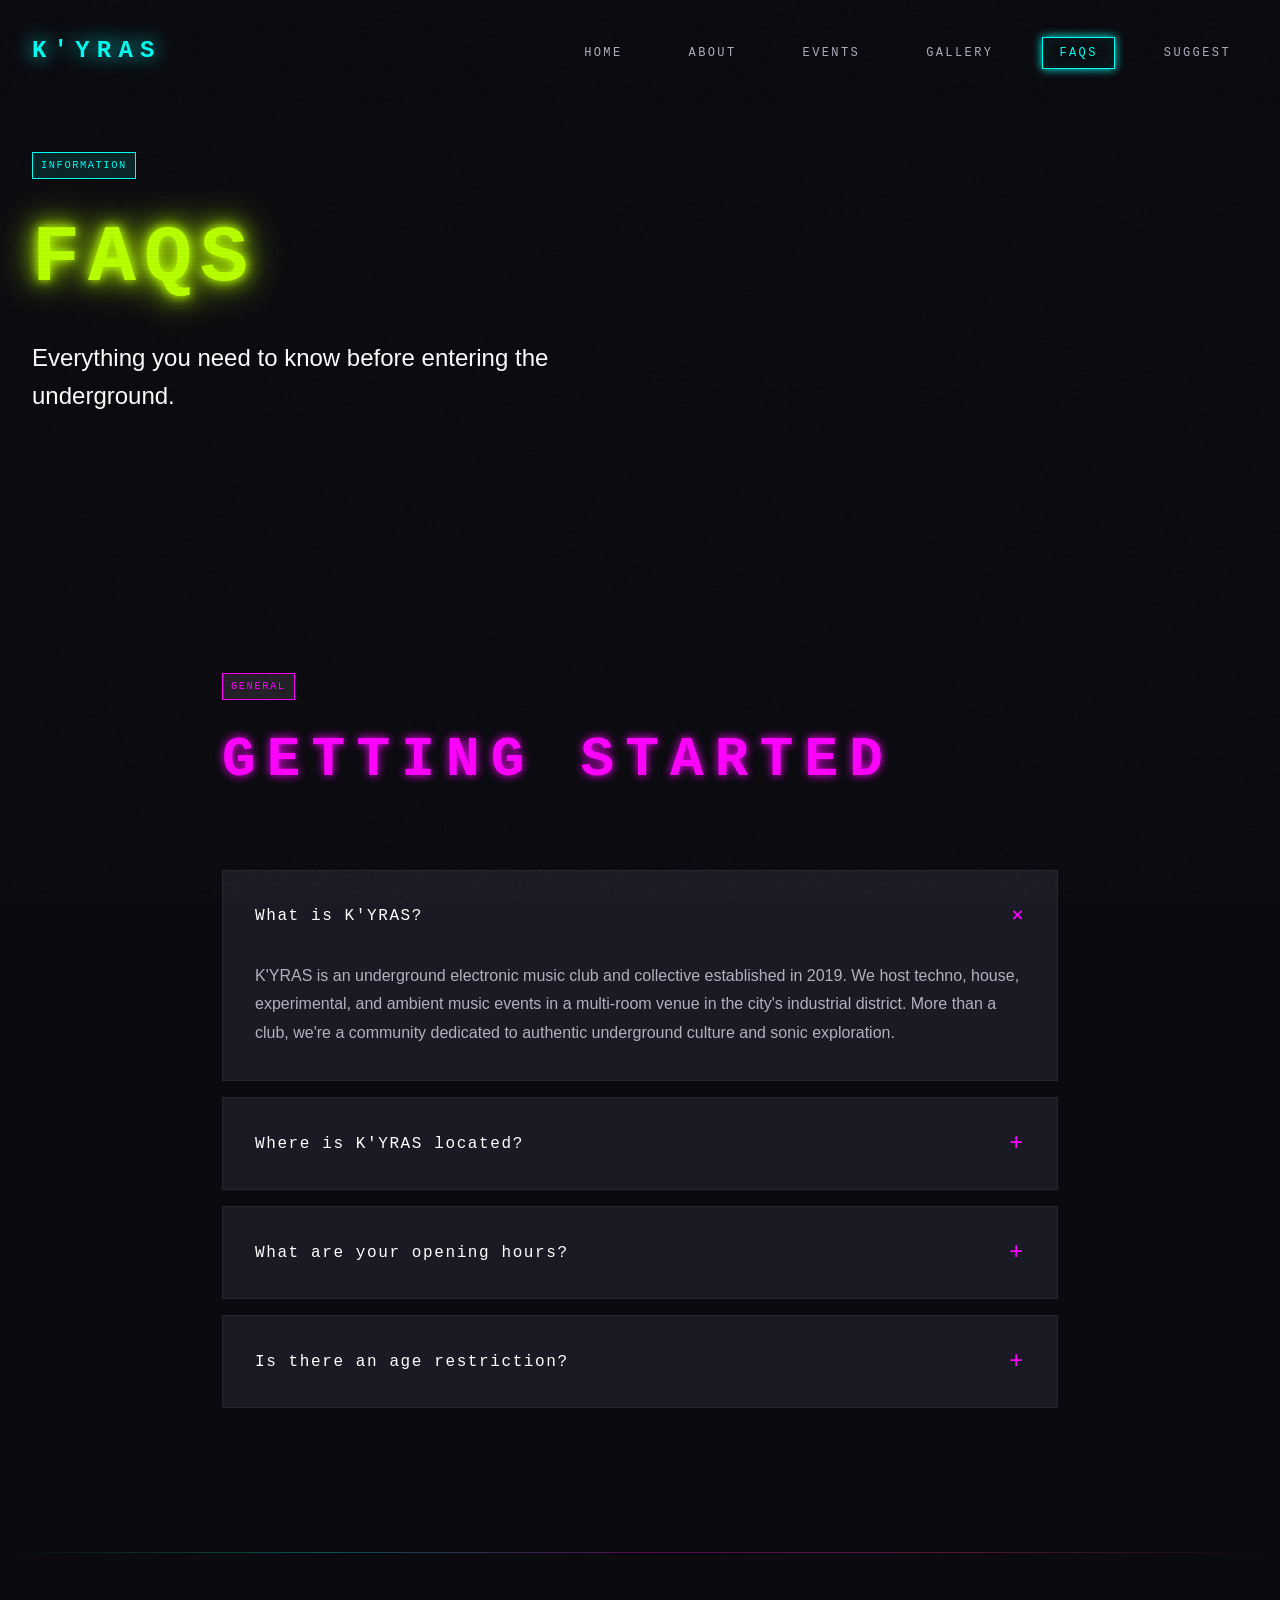
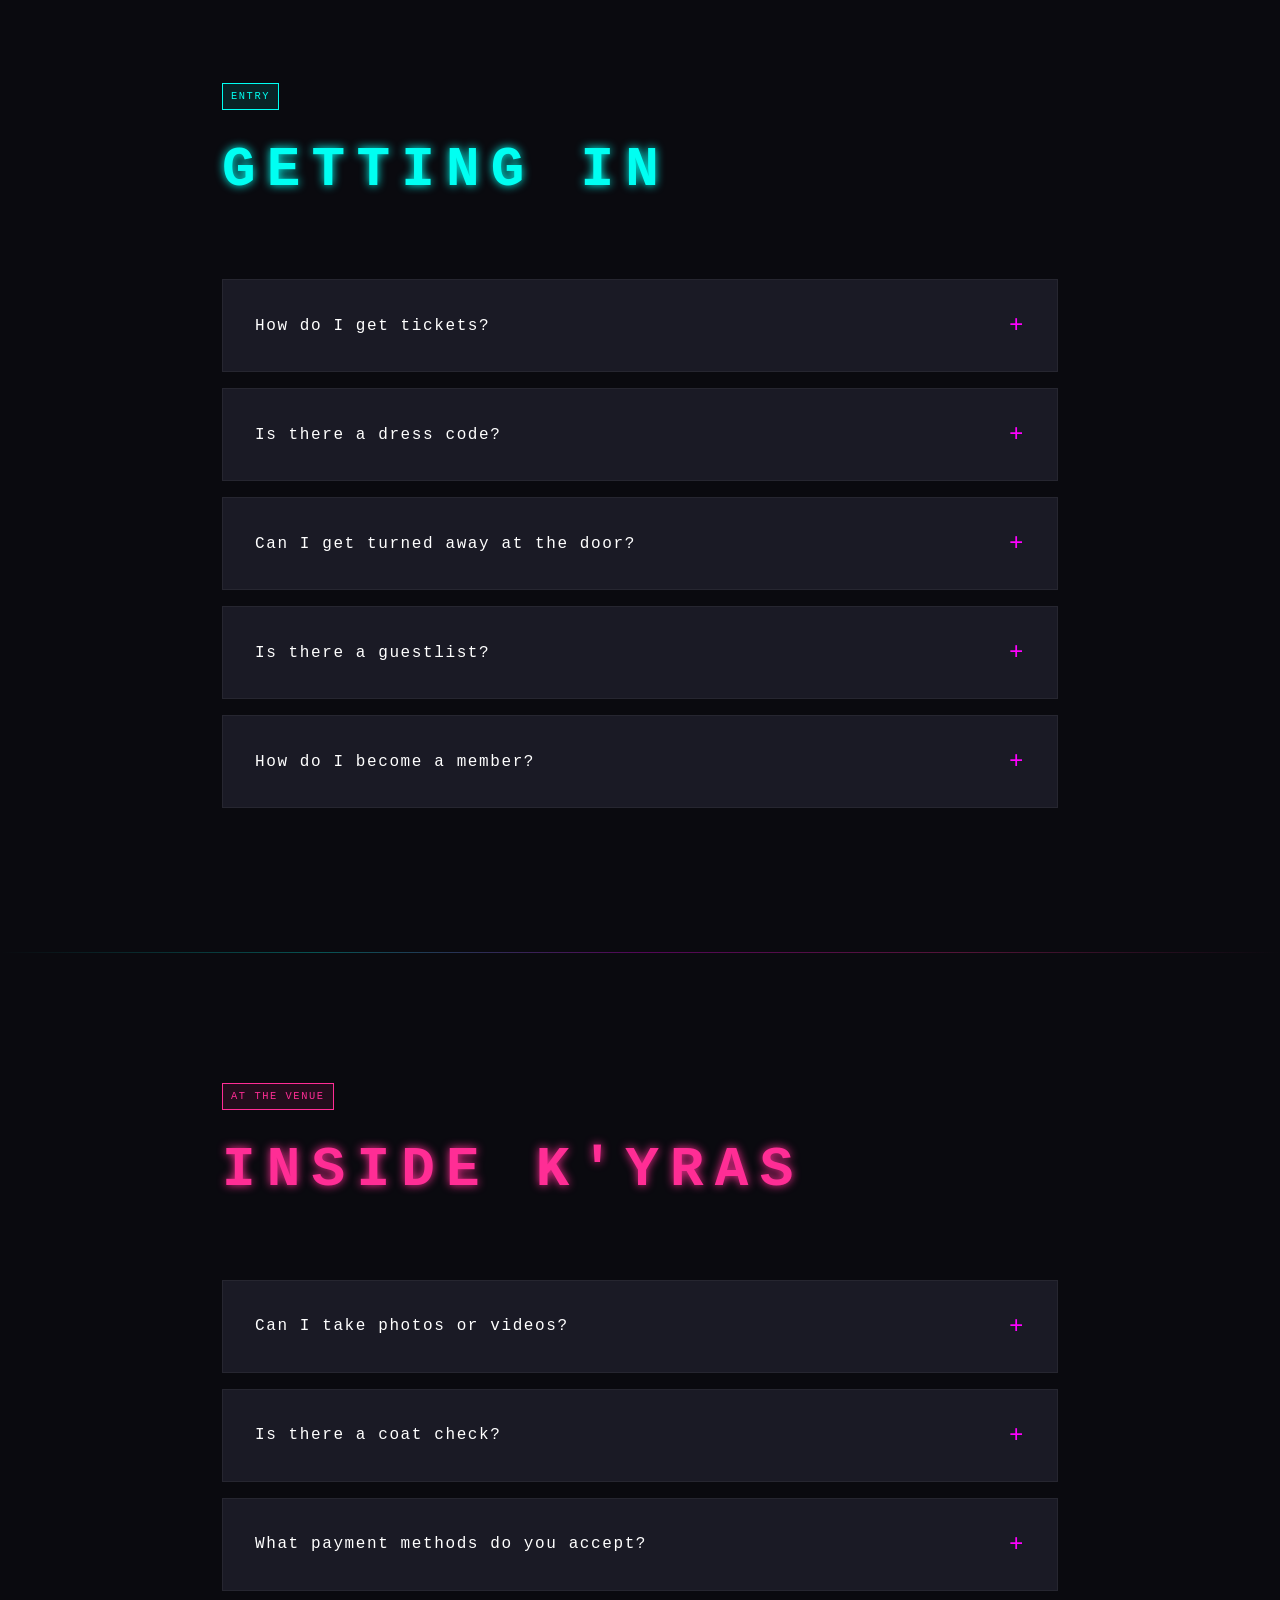
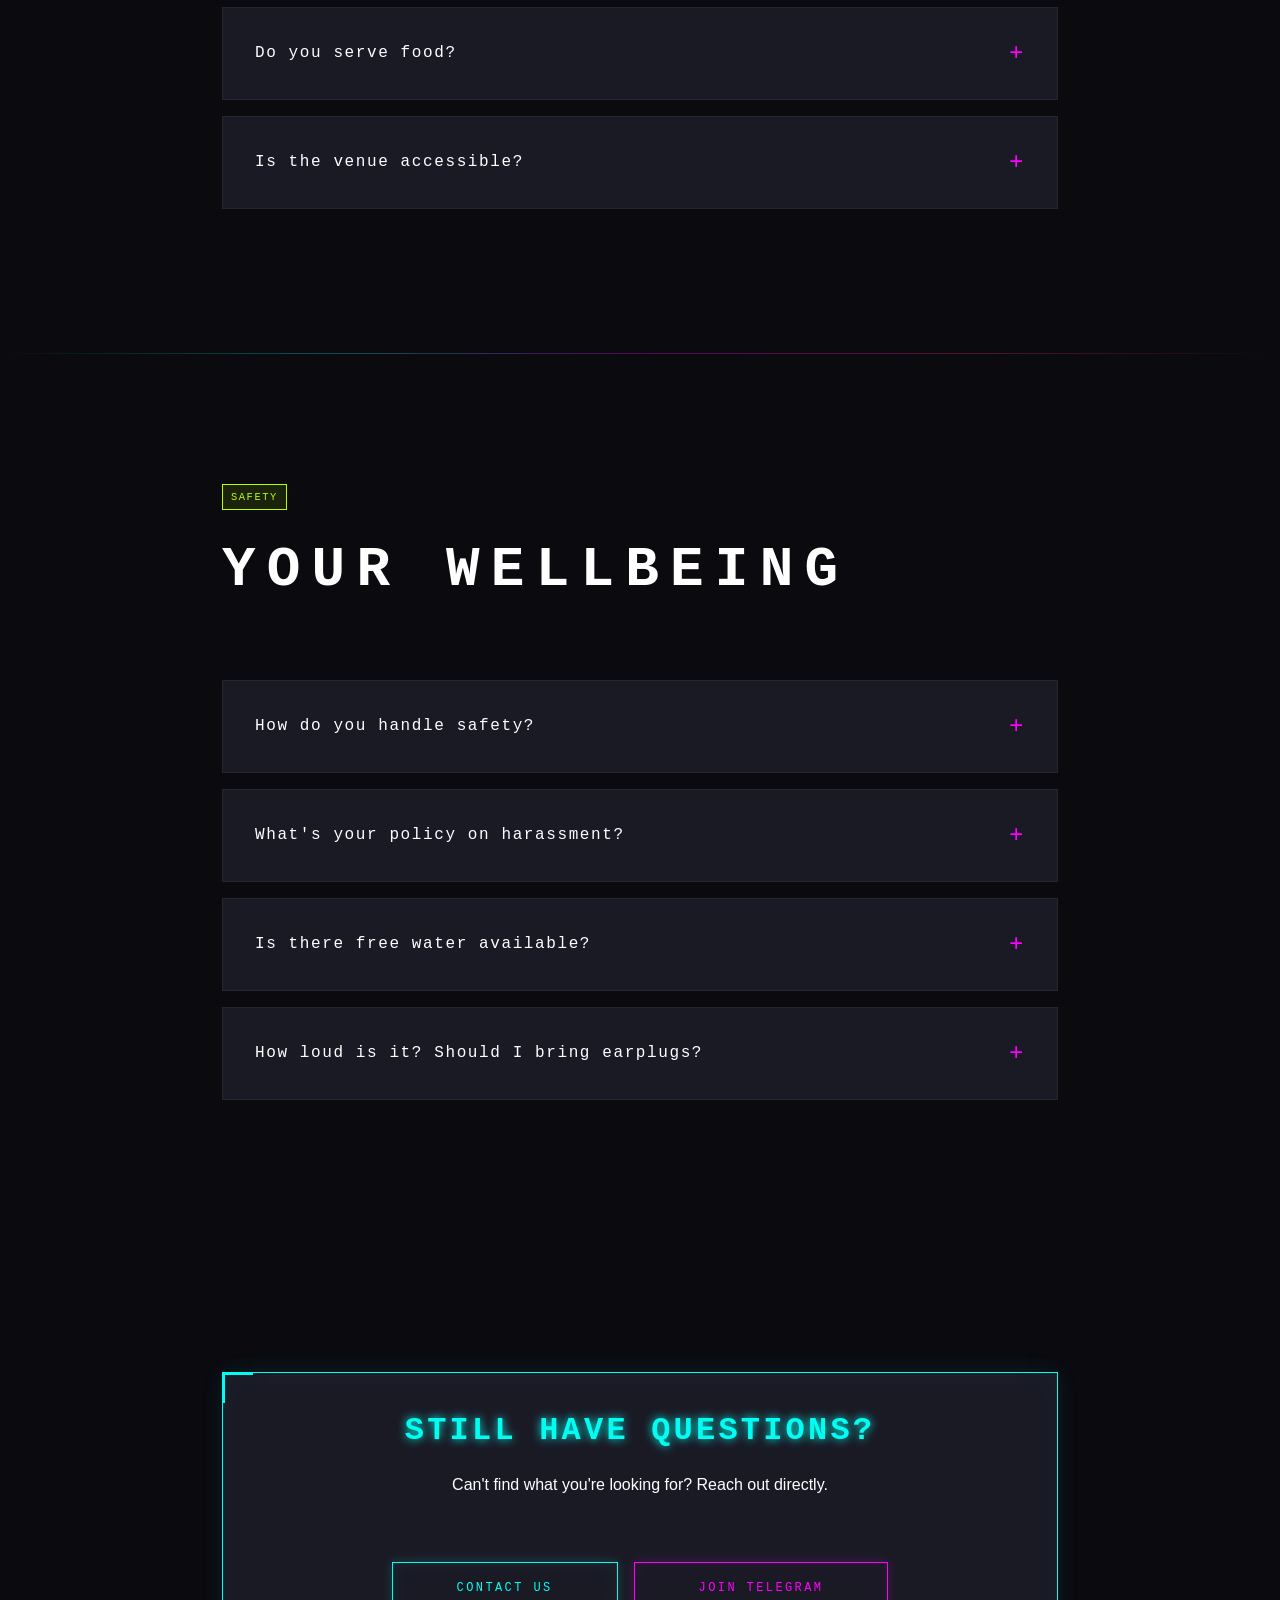
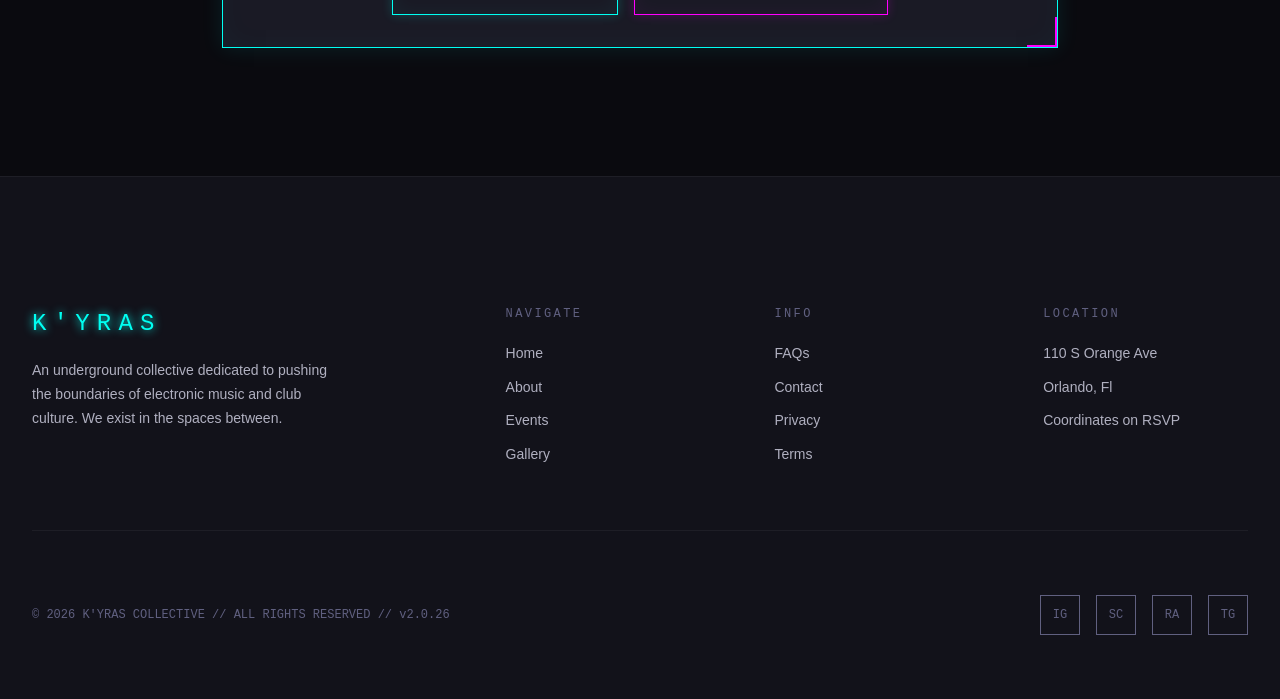
<file: faqs.html>
<!DOCTYPE html>
<html lang="en">

<head>
  <meta charset="UTF-8">
  <meta name="viewport" content="width=device-width, initial-scale=1.0">
  <meta name="description"
    content="Frequently asked questions about K'YRAS Underground Club. Entry, dress code, location, and more.">
  <title>FAQs | K'YRAS Underground Club</title>
  <link rel="stylesheet" href="styles.css">
</head>

<body>
  <!-- Scanline overlay -->
  <div class="scanline"></div>

  <!-- Navigation -->
  <nav class="nav">
    <div class="container nav-inner">
      <a href="index.html" class="nav-logo">K'YRAS</a>
      <button class="nav-toggle" aria-label="Toggle navigation">
        <span></span>
        <span></span>
        <span></span>
      </button>
      <ul class="nav-links">
        <li><a href="index.html" class="nav-link">Home</a></li>
        <li><a href="about.html" class="nav-link">About</a></li>
        <li><a href="events.html" class="nav-link">Events</a></li>
        <li><a href="gallery.html" class="nav-link">Gallery</a></li>
        <li><a href="faqs.html" class="nav-link active">FAQs</a></li>
        <li><a href="suggest.html" class="nav-link">Suggest</a></li>
      </ul>
    </div>
  </nav>

  <!-- Page Header -->
  <header class="section py-xxl" style="padding-top: 150px;">
    <div class="container">
      <span class="badge badge-cyan mb-md">INFORMATION</span>
      <h1 class="text-5xl text-display tracking-wide glow-lime mb-md">FAQs</h1>
      <p class="text-xl text-secondary" style="max-width: 600px;">
        Everything you need to know before entering the underground.
      </p>
    </div>
  </header>

  <!-- Main Content -->
  <main>
    <!-- FAQ Section: General -->
    <section class="section">
      <div class="container container-narrow">
        <div class="section-header mb-xl">
          <span class="badge badge-magenta mb-md">GENERAL</span>
          <h2 class="section-title glow-subtle-magenta">Getting Started</h2>
        </div>

        <div class="faq-item active">
          <button class="faq-question">
            <span>What is K'YRAS?</span>
            <span class="faq-icon">+</span>
          </button>
          <div class="faq-answer">
            <div class="faq-answer-content">
              K'YRAS is an underground electronic music club and collective established in 2019.
              We host techno, house, experimental, and ambient music events in a multi-room
              venue in the city's industrial district. More than a club, we're a community
              dedicated to authentic underground culture and sonic exploration.
            </div>
          </div>
        </div>

        <div class="faq-item">
          <button class="faq-question">
            <span>Where is K'YRAS located?</span>
            <span class="faq-icon">+</span>
          </button>
          <div class="faq-answer">
            <div class="faq-answer-content">
              Our venue is located at Sector 7, Unit 42 in the Industrial District. We don't
              publish the exact address publicly. When you purchase a ticket or RSVP to an
              event, you'll receive coordinates and directions 24 hours before the event.
              This helps us maintain the intimate, underground nature of our space.
            </div>
          </div>
        </div>

        <div class="faq-item">
          <button class="faq-question">
            <span>What are your opening hours?</span>
            <span class="faq-icon">+</span>
          </button>
          <div class="faq-answer">
            <div class="faq-answer-content">
              Hours may vary by event. Our typical operating hours are from 8:00pm to 3:00am Wednesday through Sunday.
              We are closed Mondays and Tuesdays.
            </div>
          </div>
        </div>

        <div class="faq-item">
          <button class="faq-question">
            <span>Is there an age restriction?</span>
            <span class="faq-icon">+</span>
          </button>
          <div class="faq-answer">
            <div class="faq-answer-content">
              Yes, K'YRAS is strictly 21+ for all events. Valid government-issued photo ID
              is required at the door. No exceptions. This policy helps us maintain a mature,
              respectful environment for our community.
            </div>
          </div>
        </div>
      </div>
    </section>

    <!-- Divider -->
    <div class="divider"></div>

    <!-- FAQ Section: Entry -->
    <section class="section">
      <div class="container container-narrow">
        <div class="section-header mb-xl">
          <span class="badge badge-cyan mb-md">ENTRY</span>
          <h2 class="section-title glow-subtle-cyan">Getting In</h2>
        </div>

        <div class="faq-item">
          <button class="faq-question">
            <span>How do I get tickets?</span>
            <span class="faq-icon">+</span>
          </button>
          <div class="faq-answer">
            <div class="faq-answer-content">
              Tickets are available through our website and select partner platforms.
              We recommend buying in advance as many events sell out. Members get early
              access and priority entry. Walk-ins are possible for some events but capacity
              is limited and we cannot guarantee entry.
            </div>
          </div>
        </div>

        <div class="faq-item">
          <button class="faq-question">
            <span>Is there a dress code?</span>
            <span class="faq-icon">+</span>
          </button>
          <div class="faq-answer">
            <div class="faq-answer-content">
              We don't have a formal dress code, but we encourage self-expression and
              effort. All-black is always appropriate. Creative, dark, industrial, or
              futuristic aesthetics are celebrated. We discourage mainstream club attire
              (button-downs, dress shoes) and sportswear. When in doubt: if you'd wear it
              to a rave, you're probably good.
            </div>
          </div>
        </div>

        <div class="faq-item">
          <button class="faq-question">
            <span>Can I get turned away at the door?</span>
            <span class="faq-icon">+</span>
          </button>
          <div class="faq-answer">
            <div class="faq-answer-content">
              Yes. Even with a ticket, entry is at door staff discretion. We turn away
              people who appear intoxicated, aggressive, or don't align with our community
              values. This isn't about exclusivity &mdash; it's about maintaining a safe,
              respectful environment. Come with good energy and you'll be welcome.
            </div>
          </div>
        </div>

        <div class="faq-item">
          <button class="faq-question">
            <span>Is there a guestlist?</span>
            <span class="faq-icon">+</span>
          </button>
          <div class="faq-answer">
            <div class="faq-answer-content">
              Members have automatic guestlist access with priority entry. For non-members,
              guestlist is available for select events and through our Friday residency
              (free before midnight). Sign up through our mailing list or Telegram for
              guestlist announcements.
            </div>
          </div>
        </div>

        <div class="faq-item">
          <button class="faq-question">
            <span>How do I become a member?</span>
            <span class="faq-icon">+</span>
          </button>
          <div class="faq-answer">
            <div class="faq-answer-content">
              Membership is by application only. We review applications monthly and prioritize
              those who have attended multiple events and demonstrated respect for our space
              and community. Benefits include early ticket access, priority entry, exclusive
              events, and access to members-only areas. Apply through our contact form.
            </div>
          </div>
        </div>
      </div>
    </section>

    <!-- Divider -->
    <div class="divider"></div>

    <!-- FAQ Section: At the Venue -->
    <section class="section">
      <div class="container container-narrow">
        <div class="section-header mb-xl">
          <span class="badge badge-pink mb-md">AT THE VENUE</span>
          <h2 class="section-title glow-subtle-pink">Inside K'YRAS</h2>
        </div>

        <div class="faq-item">
          <button class="faq-question">
            <span>Can I take photos or videos?</span>
            <span class="faq-icon">+</span>
          </button>
          <div class="faq-answer">
            <div class="faq-answer-content">
              Photography is only permitted in designated areas (typically the terrace and
              lounge areas). No photos or videos on the main dancefloors. This policy protects
              the privacy of our guests and preserves the immersive experience. Phone cameras
              will be covered with stickers at entry. Repeat violators may be asked to leave.
            </div>
          </div>
        </div>

        <div class="faq-item">
          <button class="faq-question">
            <span>Is there a coat check?</span>
            <span class="faq-icon">+</span>
          </button>
          <div class="faq-answer">
            <div class="faq-answer-content">
              Yes, we have a staffed coat check available for a small fee. We strongly recommend
              using it &mdash; the dancefloor gets hot and you don't want to carry your jacket
              all night. We're not responsible for items left unattended in the venue.
            </div>
          </div>
        </div>

        <div class="faq-item">
          <button class="faq-question">
            <span>What payment methods do you accept?</span>
            <span class="faq-icon">+</span>
          </button>
          <div class="faq-answer">
            <div class="faq-answer-content">
              We are a cashless venue. All bars and services accept credit/debit cards and
              mobile payments (Apple Pay, Google Pay). This speeds up service and improves
              security. ATMs are not available on-site.
            </div>
          </div>
        </div>

        <div class="faq-item">
          <button class="faq-question">
            <span>Do you serve food?</span>
            <span class="faq-icon">+</span>
          </button>
          <div class="faq-answer">
            <div class="faq-answer-content">
              Light snacks and refreshments are available at our lounge bar. For longer events,
              we sometimes have food vendors on the terrace (weather permitting). We recommend
              eating before you arrive for extended sessions.
            </div>
          </div>
        </div>

        <div class="faq-item">
          <button class="faq-question">
            <span>Is the venue accessible?</span>
            <span class="faq-icon">+</span>
          </button>
          <div class="faq-answer">
            <div class="faq-answer-content">
              The main floor (The Void) and bar areas are wheelchair accessible with a
              ground-level entrance. The Drift room is accessible via elevator. The Signal
              terrace has limited accessibility due to the building's structure. Please contact
              us in advance if you have specific accessibility needs and we'll do our best
              to accommodate.
            </div>
          </div>
        </div>
      </div>
    </section>

    <!-- Divider -->
    <div class="divider"></div>

    <!-- FAQ Section: Safety -->
    <section class="section">
      <div class="container container-narrow">
        <div class="section-header mb-xl">
          <span class="badge badge-lime mb-md">SAFETY</span>
          <h2 class="section-title glow-subtle-lime">Your Wellbeing</h2>
        </div>

        <div class="faq-item">
          <button class="faq-question">
            <span>How do you handle safety?</span>
            <span class="faq-icon">+</span>
          </button>
          <div class="faq-answer">
            <div class="faq-answer-content">
              Safety is our priority. We have trained security staff throughout the venue,
              medical personnel on-site for major events, and designated "safe spaces" where
              you can decompress. Our staff are trained in harm reduction and de-escalation.
              If you ever feel unsafe, find any staff member &mdash; we're here to help.
            </div>
          </div>
        </div>

        <div class="faq-item">
          <button class="faq-question">
            <span>What's your policy on harassment?</span>
            <span class="faq-icon">+</span>
          </button>
          <div class="faq-answer">
            <div class="faq-answer-content">
              Zero tolerance. Any form of harassment, discrimination, or unwanted contact
              will result in immediate removal and a permanent ban. No warnings. No second
              chances. This applies to everyone &mdash; guests, staff, and artists alike.
              Report any incidents to security or bar staff immediately.
            </div>
          </div>
        </div>

        <div class="faq-item">
          <button class="faq-question">
            <span>Is there free water available?</span>
            <span class="faq-icon">+</span>
          </button>
          <div class="faq-answer">
            <div class="faq-answer-content">
              Yes. Free water stations are available throughout the venue. Stay hydrated,
              especially if you're dancing for extended periods. Our bar staff will also
              provide water on request at no charge.
            </div>
          </div>
        </div>

        <div class="faq-item">
          <button class="faq-question">
            <span>How loud is it? Should I bring earplugs?</span>
            <span class="faq-icon">+</span>
          </button>
          <div class="faq-answer">
            <div class="faq-answer-content">
              Yes, bring earplugs. Our sound system is powerful and we don't compromise on
              volume. We provide free basic earplugs at the coat check, but we recommend
              bringing your own high-fidelity earplugs that preserve sound quality while
              protecting your hearing. Your ears will thank you.
            </div>
          </div>
        </div>
      </div>
    </section>

    <!-- Contact CTA -->
    <section class="section py-xxl">
      <div class="container container-narrow text-center">
        <div class="panel panel-neon-cyan bracket-corners py-xl">
          <h2 class="text-2xl text-display tracking-wide mb-md glow-subtle-cyan">
            Still Have Questions?
          </h2>
          <p class="text-secondary mb-xl">
            Can't find what you're looking for? Reach out directly.
          </p>
          <div class="flex justify-center gap-md flex-wrap">
            <a href="#" class="btn btn-cyan">Contact Us</a>
            <a href="#" class="btn btn-magenta">Join Telegram</a>
          </div>
        </div>
      </div>
    </section>
  </main>

  <!-- Footer -->
  <footer class="footer">
    <div class="container">
      <div class="footer-grid">
        <div class="footer-brand">
          <p class="footer-logo">K'YRAS</p>
          <p class="footer-tagline">
            An underground collective dedicated to pushing the boundaries of
            electronic music and club culture. We exist in the spaces between.
          </p>
        </div>
        <div>
          <p class="footer-heading">Navigate</p>
          <ul class="footer-links">
            <li><a href="index.html" class="footer-link">Home</a></li>
            <li><a href="about.html" class="footer-link">About</a></li>
            <li><a href="events.html" class="footer-link">Events</a></li>
            <li><a href="gallery.html" class="footer-link">Gallery</a></li>
          </ul>
        </div>
        <div>
          <p class="footer-heading">Info</p>
          <ul class="footer-links">
            <li><a href="faqs.html" class="footer-link">FAQs</a></li>
            <li><a href="#" class="footer-link">Contact</a></li>
            <li><a href="#" class="footer-link">Privacy</a></li>
            <li><a href="#" class="footer-link">Terms</a></li>
          </ul>
        </div>
        <div>
          <p class="footer-heading">Location</p>
          <ul class="footer-links">
            <li><span class="footer-link">110 S Orange Ave</span></li>
            <li><span class="footer-link">Orlando, Fl</span></li>
            <li><span class="footer-link">Coordinates on RSVP</span></li>
          </ul>
        </div>
      </div>
      <div class="footer-bottom">
        <p class="footer-copyright">
          &copy; 2026 K'YRAS COLLECTIVE // ALL RIGHTS RESERVED // v2.0.26
        </p>
        <div class="footer-socials">
          <a href="#" class="footer-social" aria-label="Instagram">IG</a>
          <a href="#" class="footer-social" aria-label="SoundCloud">SC</a>
          <a href="#" class="footer-social" aria-label="Resident Advisor">RA</a>
          <a href="#" class="footer-social" aria-label="Telegram">TG</a>
        </div>
      </div>
    </div>
  </footer>

  <script>
    document.querySelector('.nav-toggle').addEventListener('click', function () {
      document.querySelector('.nav-links').classList.toggle('active');
    });

    // FAQ Accordion
    document.querySelectorAll('.faq-question').forEach(function (question) {
      question.addEventListener('click', function () {
        var item = this.parentElement;
        var wasActive = item.classList.contains('active');

        // Close all items
        document.querySelectorAll('.faq-item').forEach(function (faq) {
          faq.classList.remove('active');
        });

        // Open clicked item if it wasn't already active
        if (!wasActive) {
          item.classList.add('active');
        }
      });
    });
  </script>
</body>

</html>
</file>
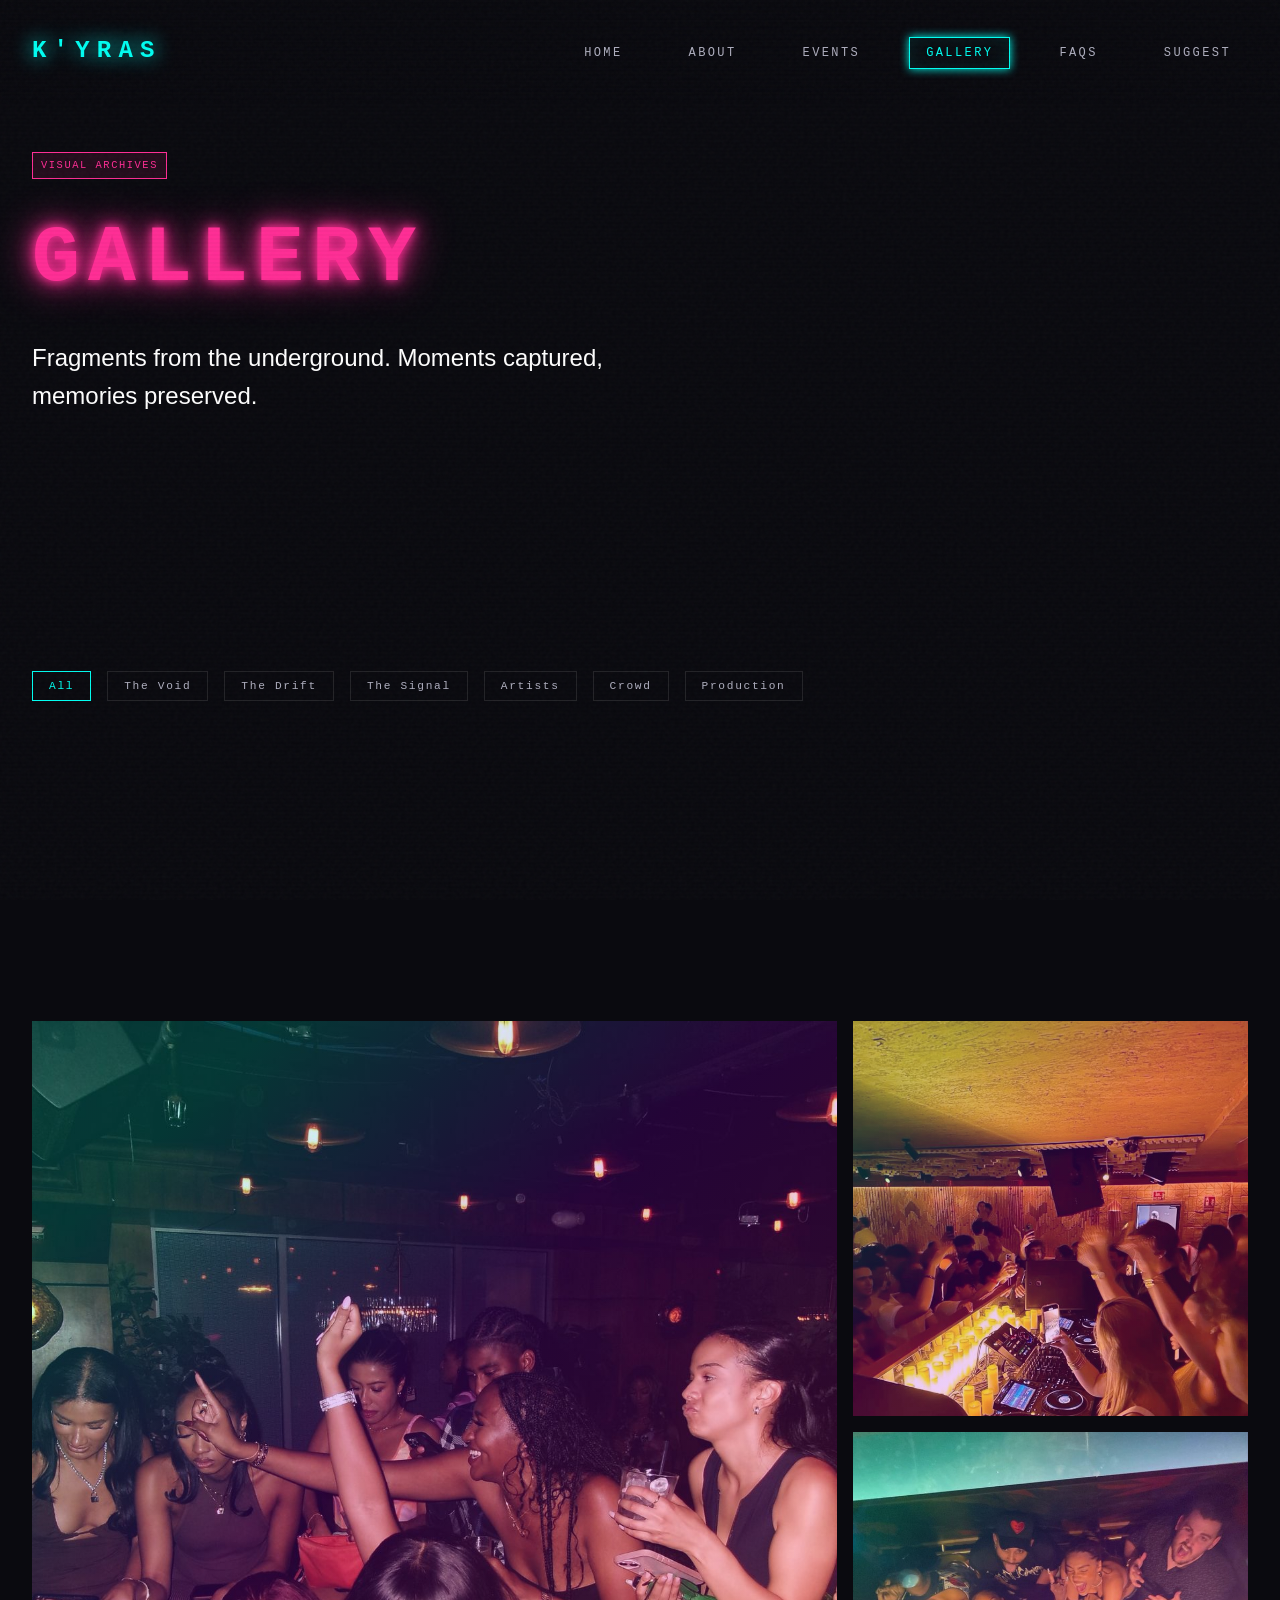
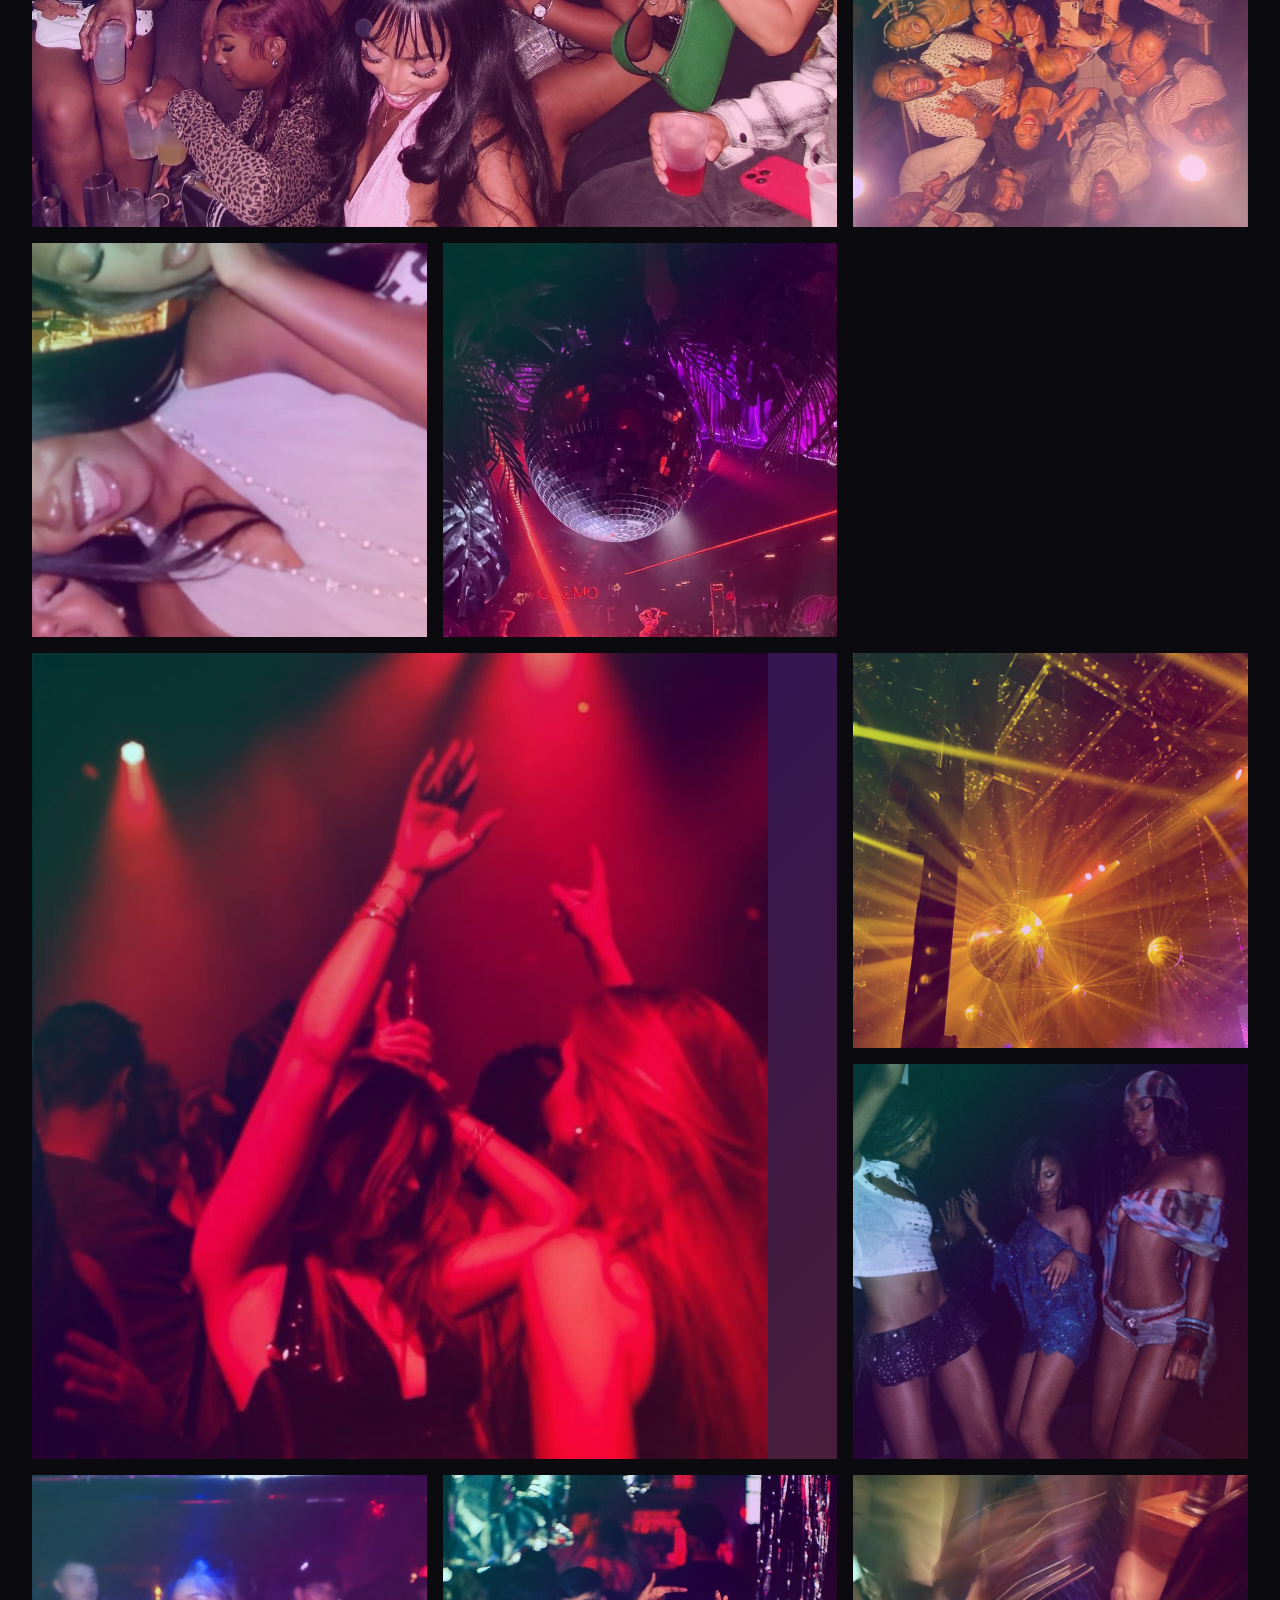
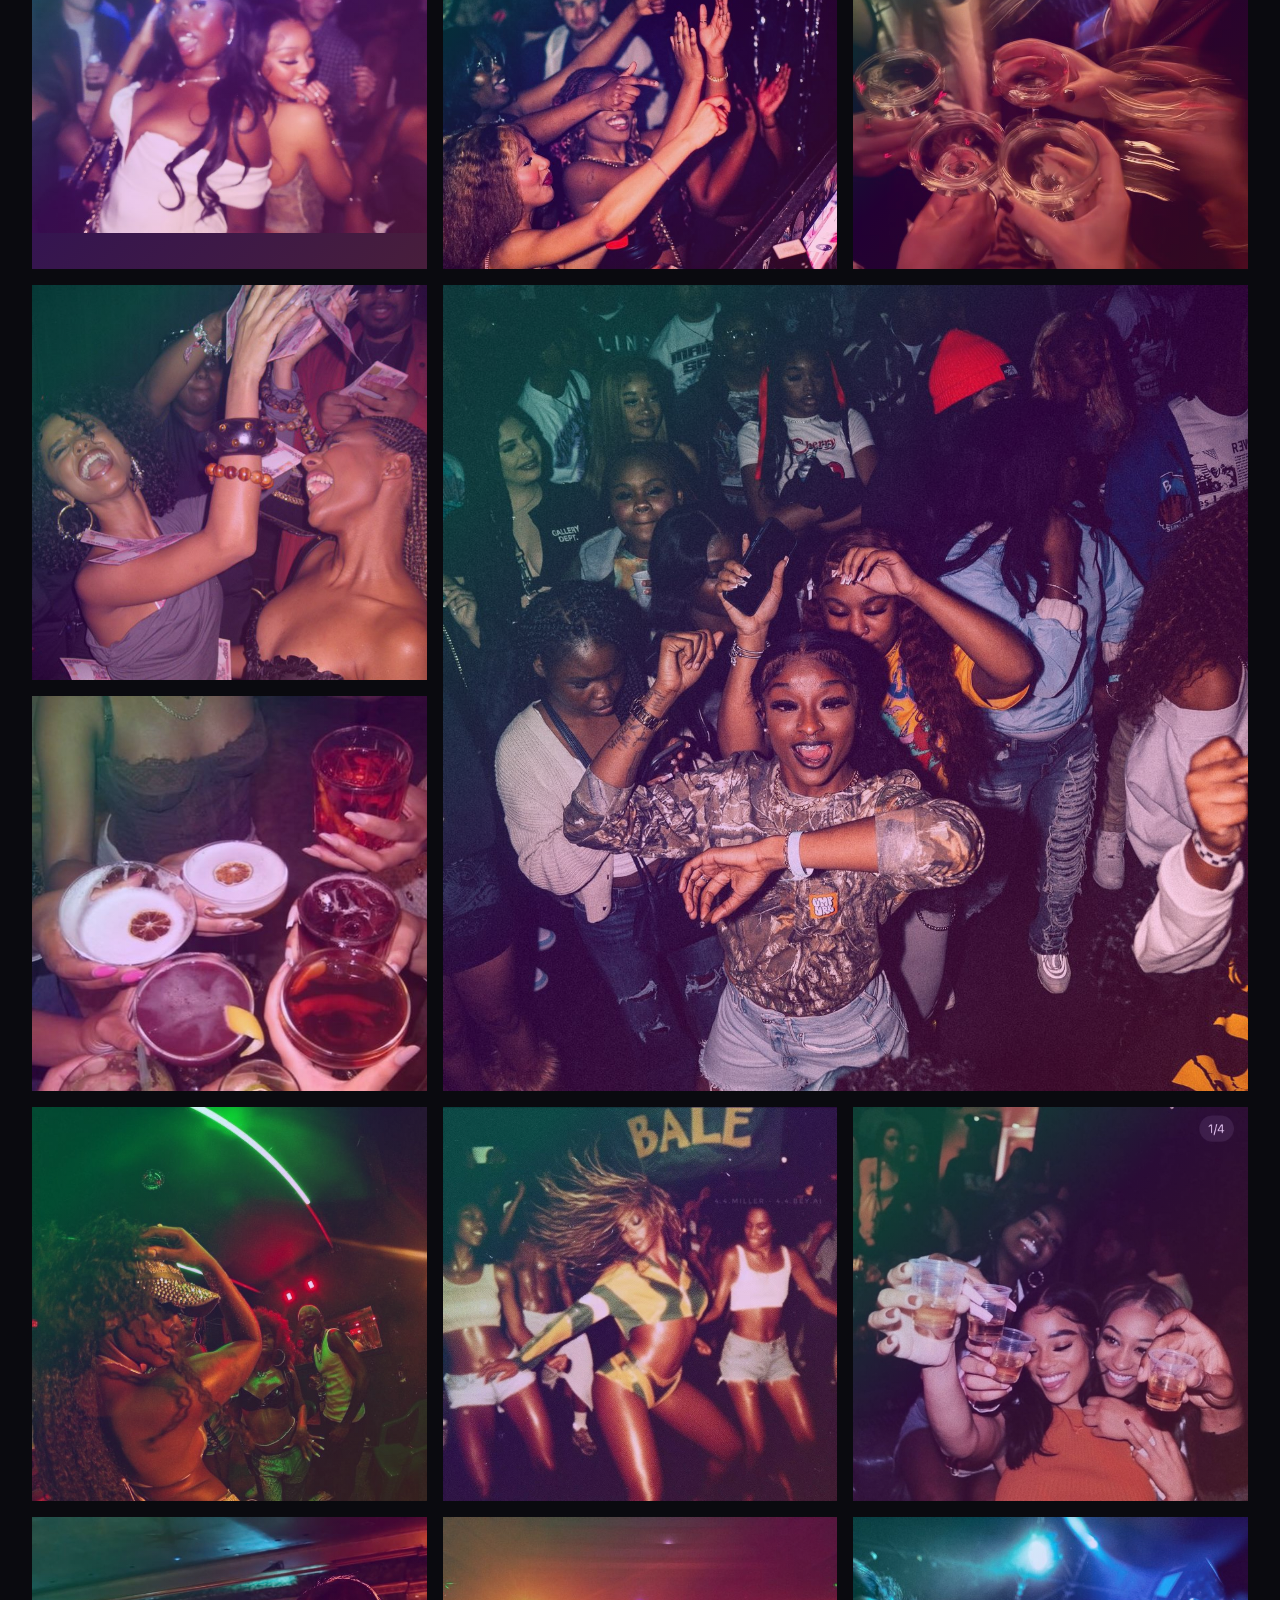
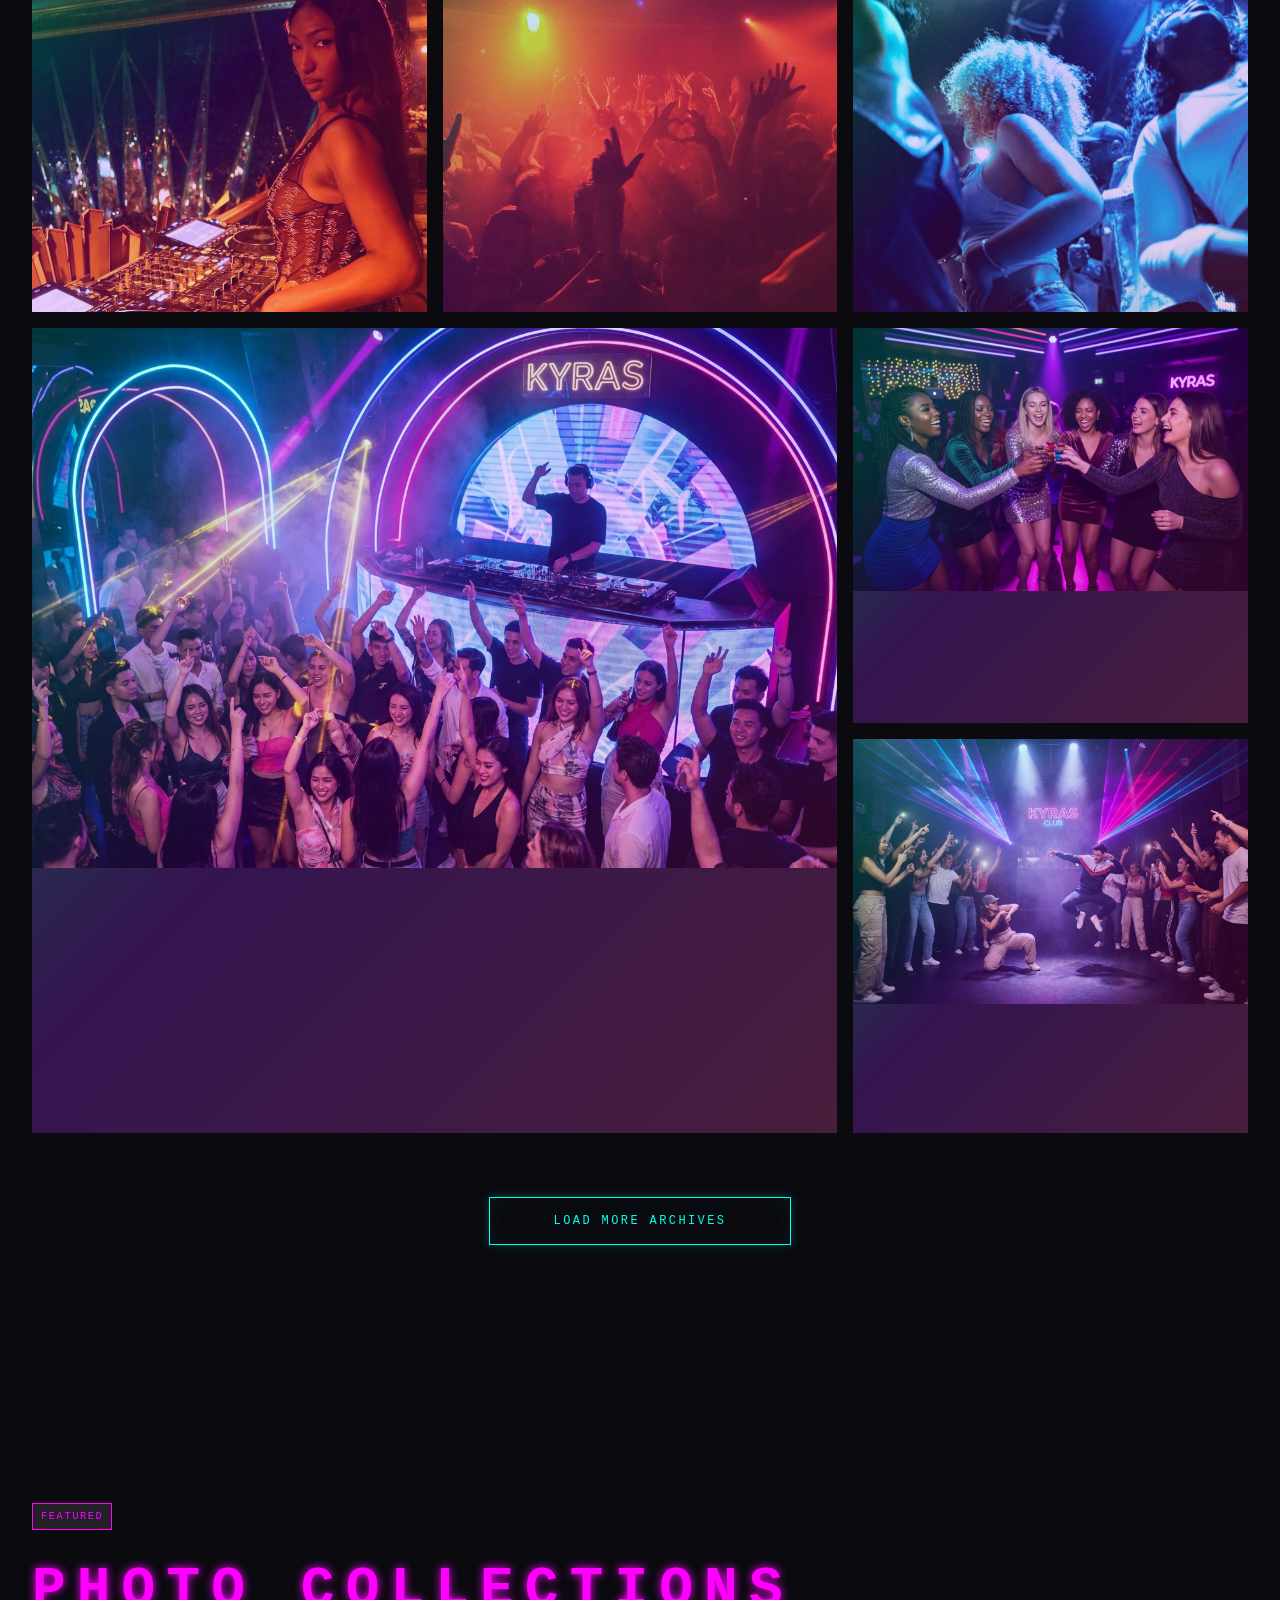
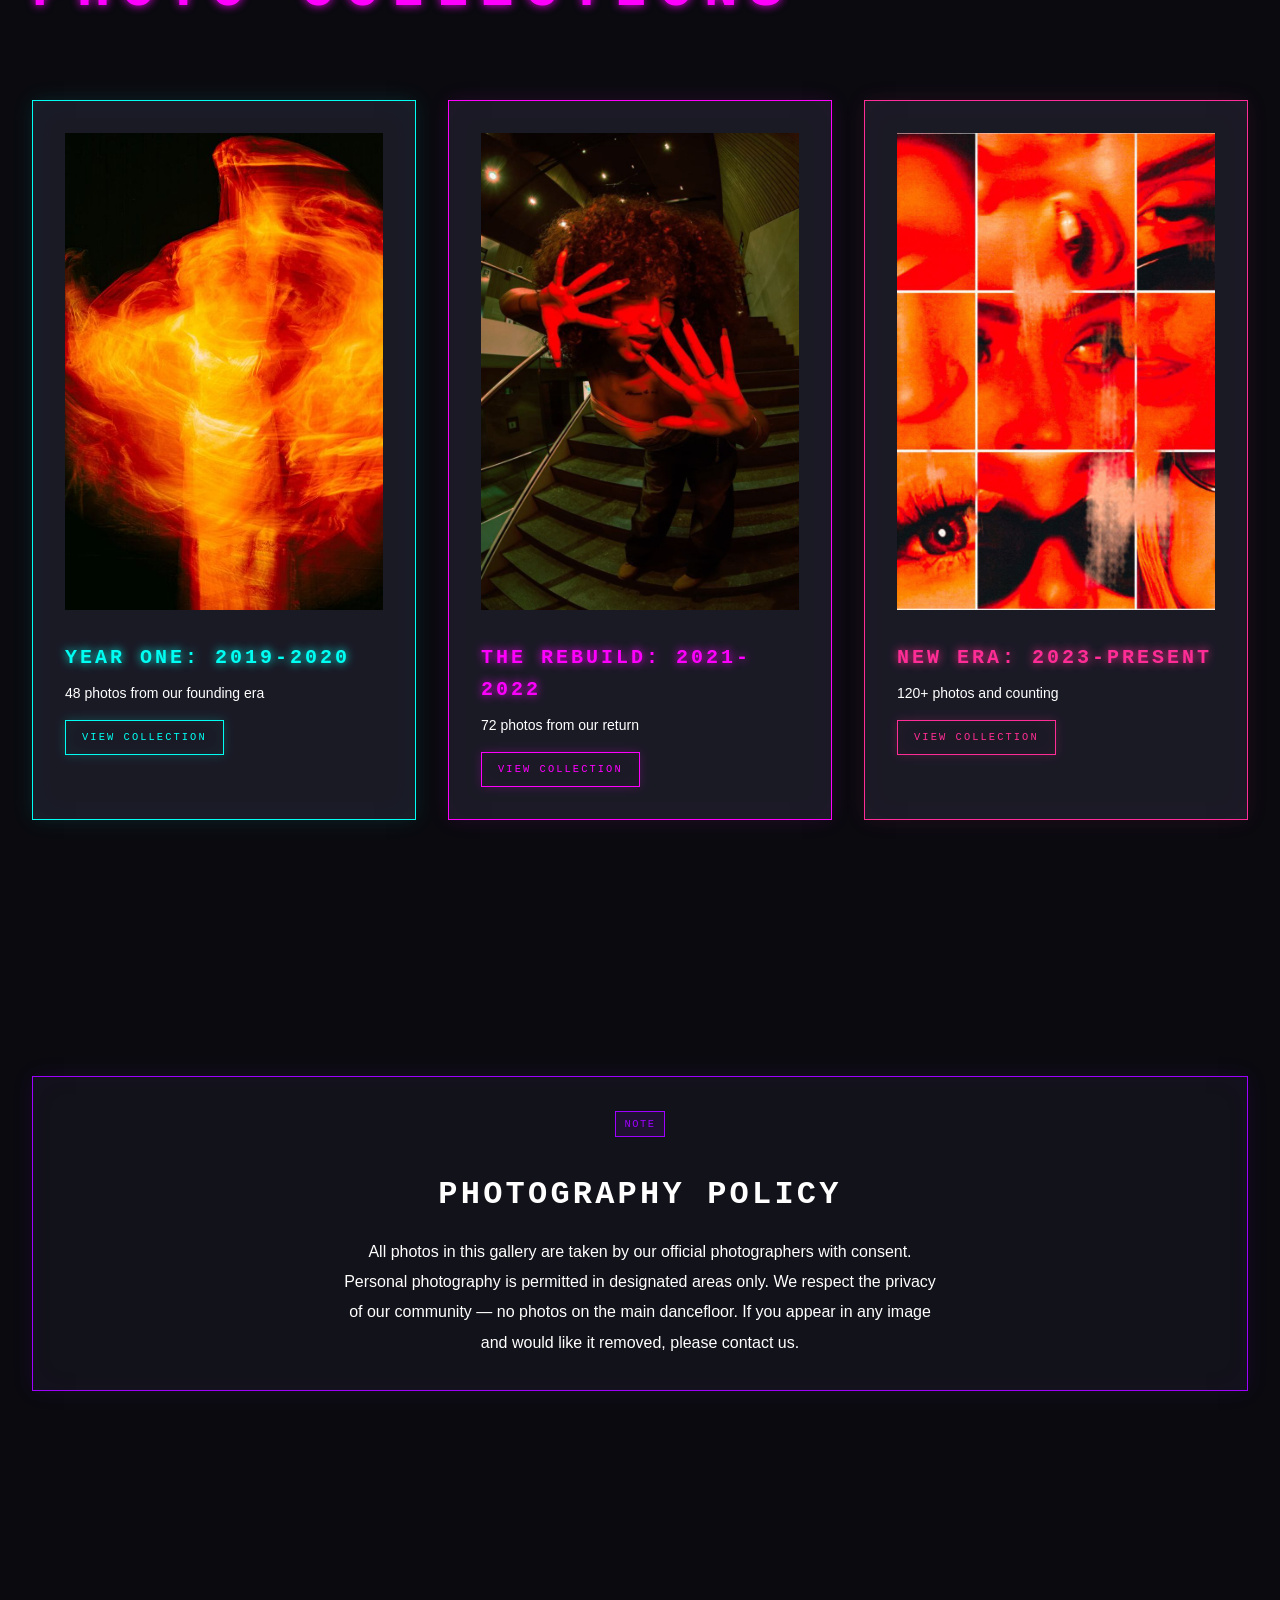
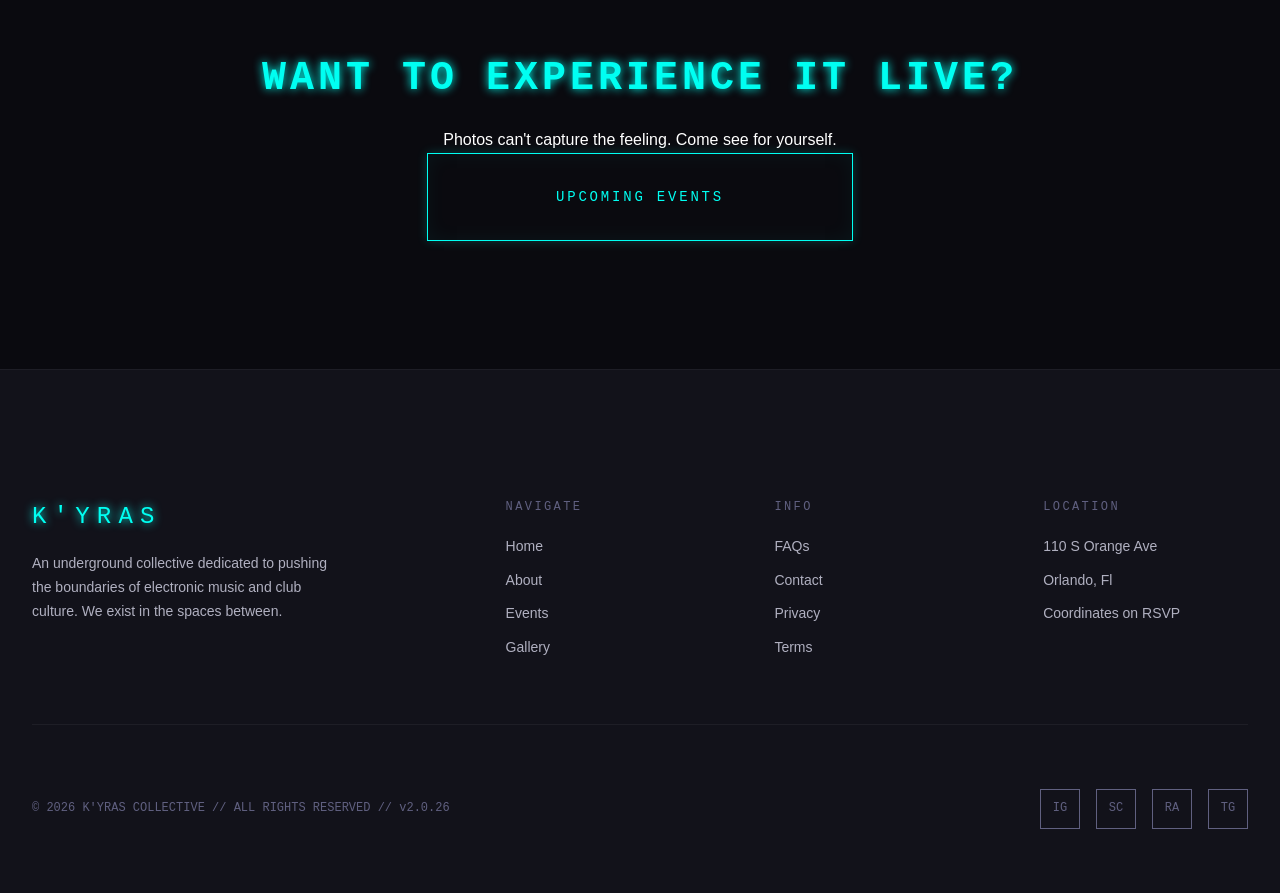
<file: gallery.html>
<!DOCTYPE html>
<html lang="en">

<head>
  <meta charset="UTF-8">
  <meta name="viewport" content="width=device-width, initial-scale=1.0">
  <meta name="description"
    content="Photo gallery from K'YRAS Underground Club events. Visual archives from the underground.">
  <title>Gallery | K'YRAS Underground Club</title>
  <link rel="stylesheet" href="styles.css">
</head>

<body>
  <!-- Scanline overlay -->
  <div class="scanline"></div>

  <!-- Navigation -->
  <nav class="nav">
    <div class="container nav-inner">
      <a href="index.html" class="nav-logo">K'YRAS</a>
      <button class="nav-toggle" aria-label="Toggle navigation">
        <span></span>
        <span></span>
        <span></span>
      </button>
      <ul class="nav-links">
        <li><a href="index.html" class="nav-link">Home</a></li>
        <li><a href="about.html" class="nav-link">About</a></li>
        <li><a href="events.html" class="nav-link">Events</a></li>
        <li><a href="gallery.html" class="nav-link active">Gallery</a></li>
        <li><a href="faqs.html" class="nav-link">FAQs</a></li>
        <li><a href="suggest.html" class="nav-link">Suggest</a></li>
      </ul>
    </div>
  </nav>

  <!-- Page Header -->
  <header class="section py-xxl" style="padding-top: 150px;">
    <div class="container">
      <span class="badge badge-pink mb-md">VISUAL ARCHIVES</span>
      <h1 class="text-5xl text-display tracking-wide glow-pink mb-md">Gallery</h1>
      <p class="text-xl text-secondary" style="max-width: 600px;">
        Fragments from the underground. Moments captured, memories preserved.
      </p>
    </div>
  </header>

  <!-- Main Content -->
  <main>
    <!-- Filters -->
    <section class="section py-lg">
      <div class="container">
        <div class="gallery-filters">
          <button class="gallery-filter active">All</button>
          <button class="gallery-filter">The Void</button>
          <button class="gallery-filter">The Drift</button>
          <button class="gallery-filter">The Signal</button>
          <button class="gallery-filter">Artists</button>
          <button class="gallery-filter">Crowd</button>
          <button class="gallery-filter">Production</button>
        </div>
      </div>
    </section>

    <!-- Gallery Grid -->
    <section class="section">
      <div class="container">
        <div class="gallery-grid">
          <!-- Large item -->
          <div class="gallery-item gallery-item-lg">
            <img src="assets/images/gallery01.jpg" />
            <div class="gallery-item-overlay">
              <span class="badge badge-magenta mb-sm">VOID PROTOCOL</span>
              <p class="text-display text-sm">Main Floor // Jan 2026</p>
            </div>
          </div>

          <!-- Regular items -->
          <div class="gallery-item">
            <img src="assets/images/gallery02.jpg" />
            <div class="gallery-item-overlay">
              <span class="badge badge-cyan mb-sm">THE VOID</span>
              <p class="text-display text-sm">LAURA'S BOOTH</p>
            </div>
          </div>

          <div class="gallery-item">
            <img src="assets/images/gallery03.jpg" />
            <div class="gallery-item-overlay">
              <span class="badge badge-pink mb-sm">ARTIST</span>
              <p class="text-display text-sm">SATURDAY NITE LOADING</p>
            </div>
          </div>

          <div class="gallery-item">
            <img src="assets/images/gallery04.jpg" />
            <div class="gallery-item-overlay">
              <span class="badge badge-lime mb-sm">THE DRIFT</span>
              <p class="text-display text-sm">Ambient Session</p>
            </div>
          </div>

          <div class="gallery-item">
            <img src="assets/images/gallery05.jpg" />
            <div class="gallery-item-overlay">
              <span class="badge badge-purple mb-sm">PRODUCTION</span>
              <p class="text-display text-sm">DISCO-GO-GO!</p>
            </div>
          </div>

          <!-- Another large item -->
          <div class="gallery-item gallery-item-lg">
            <img src="assets/images/gallery06.jpg" />
            <div class="gallery-item-overlay">
              <span class="badge badge-orange mb-sm">SYSTEM OVERRIDE</span>
              <p class="text-display text-sm">D&B Takeover // Dec 2025</p>
            </div>
          </div>

          <div class="gallery-item">
            <img src="assets/images/gallery07.jpg" />
            <div class="gallery-item-overlay">
              <span class="badge badge-magenta mb-sm">CROWD</span>
              <p class="text-display text-sm">New Year's Eve</p>
            </div>
          </div>

          <div class="gallery-item">
            <img src="assets/images/gallery08.jpg" />
            <div class="gallery-item-overlay">
              <span class="badge badge-cyan mb-sm">THE SIGNAL</span>
              <p class="text-display text-sm">Terrace Sunrise</p>
            </div>
          </div>

          <div class="gallery-item">
            <img src="assets/images/gallery09.jpg" />
            <div class="gallery-item-overlay">
              <span class="badge badge-pink mb-sm">ARTIST</span>
              <p class="text-display text-sm">Girls night</p>
            </div>
          </div>

          <div class="gallery-item">
            <img src="assets/images/gallery10.jpg" />
            <div class="gallery-item-overlay">
              <span class="badge badge-lime mb-sm">PRODUCTION</span>
              <p class="text-display text-sm">Boiler room sesh</p>
            </div>
          </div>

          <div class="gallery-item">
            <img src="assets/images/gallery11.jpg" />
            <div class="gallery-item-overlay">
              <span class="badge badge-purple mb-sm">THE VOID</span>
              <p class="text-display text-sm">drinks!</p>
            </div>
          </div>

          <div class="gallery-item">
            <img src="assets/images/gallery12.jpg" />
            <div class="gallery-item-overlay">
              <span class="badge badge-orange mb-sm">CROWD</span>
              <p class="text-display text-sm">4AM Energy</p>
            </div>
          </div>

          <!-- Large item -->
          <div class="gallery-item gallery-item-lg">
            <img src="assets/images/gallery13.jpg" />
            <div class="gallery-item-overlay">
              <span class="badge badge-cyan mb-sm">NEON DRIFT</span>
              <p class="text-display text-sm">Trance Night // Nov 2025</p>
            </div>
          </div>

          <div class="gallery-item">
            <img src="assets/images/gallery14.jpg" />
            <div class="gallery-item-overlay">
              <span class="badge badge-magenta mb-sm">ARTIST</span>
              <p class="text-display text-sm">More drinks!</p>
            </div>
          </div>

          <div class="gallery-item">
            <img src="assets/images/gallery15.jpg" />
            <div class="gallery-item-overlay">
              <span class="badge badge-pink mb-sm">THE DRIFT</span>
              <p class="text-display text-sm">Listening Room</p>
            </div>
          </div>

          <div class="gallery-item">
            <img src="assets/images/gallery16.jpg" />
            <div class="gallery-item-overlay">
              <span class="badge badge-lime mb-sm">PRODUCTION</span>
              <p class="text-display text-sm">Latin night</p>
            </div>
          </div>

          <div class="gallery-item">
            <img src="assets/images/gallery17.jpg" />
            <div class="gallery-item-overlay">
              <span class="badge badge-purple mb-sm">CROWD</span>
              <p class="text-display text-sm">Sunday Session</p>
            </div>
          </div>

          <div class="gallery-item">
            <img src="assets/images/gallery18.jpg" />
            <div class="gallery-item-overlay">
              <span class="badge badge-orange mb-sm">THE SIGNAL</span>
              <p class="text-display text-sm">City Lights</p>
            </div>
          </div>

          <div class="gallery-item">
            <img src="assets/images/gallery19.jpg" />
            <div class="gallery-item-overlay">
              <span class="badge badge-cyan mb-sm">ARTIST</span>
              <p class="text-display text-sm">Last Hour</p>
            </div>
          </div>

          <div class="gallery-item">
            <img src="assets/images/gallery20.jpg" />
            <div class="gallery-item-overlay">
              <span class="badge badge-magenta mb-sm">THE VOID</span>
              <p class="text-display text-sm">Peak Time</p>
            </div>
          </div>

          <!-- Large item -->
          <div class="gallery-item gallery-item-lg">
            <img src="assets/images/gallery-nightclub-crowd.png" />
            <div class="gallery-item-overlay">
              <span class="badge badge-cyan mb-sm">CROWD</span>
              <p class="text-display text-sm">Electric Nights // Feb 2026</p>
            </div>
          </div>

          <div class="gallery-item">
            <img src="assets/images/gallery-women-dancing.png" />
            <div class="gallery-item-overlay">
              <span class="badge badge-pink mb-sm">CROWD</span>
              <p class="text-display text-sm">Girls Night Out</p>
            </div>
          </div>

          <div class="gallery-item">
            <img src="assets/images/gallery-dance-battle.png" />
            <div class="gallery-item-overlay">
              <span class="badge badge-lime mb-sm">CROWD</span>
              <p class="text-display text-sm">Dance Battle</p>
            </div>
          </div>
        </div>

        <!-- Load More -->
        <div class="text-center mt-xl">
          <button class="btn btn-cyan">Load More Archives</button>
        </div>
      </div>
    </section>

    <!-- Featured Collections -->
    <section class="section">
      <div class="container">
        <div class="section-header mb-xl">
          <span class="badge badge-magenta mb-md">FEATURED</span>
          <h2 class="section-title glow-subtle-magenta">Photo Collections</h2>
        </div>

        <div class="grid grid-3 gap-lg">
          <div class="panel panel-neon-cyan panel-hover-glow">
            <img src="assets/images/gallery25.jpg" />
            <div
              style="background: linear-gradient(135deg, var(--neon-cyan), var(--neon-purple)); opacity: 0.3; margin-bottom: var(--space-lg);">
            </div>
            <h3 class="text-display text-lg mb-sm glow-subtle-cyan">Year One: 2019-2020</h3>
            <p class="text-muted text-sm mb-md">48 photos from our founding era</p>
            <a href="#" class="btn btn-cyan btn-sm">View Collection</a>
          </div>

          <div class="panel panel-neon-magenta panel-hover-glow">
            <img src="assets/images/gallery23.jpg" />
            <div
              style="background: linear-gradient(135deg, var(--neon-magenta), var(--neon-pink)); opacity: 0.3; margin-bottom: var(--space-lg);">
            </div>
            <h3 class="text-display text-lg mb-sm glow-subtle-magenta">The Rebuild: 2021-2022</h3>
            <p class="text-muted text-sm mb-md">72 photos from our return</p>
            <a href="#" class="btn btn-magenta btn-sm">View Collection</a>
          </div>

          <div class="panel panel-neon-pink panel-hover-glow">
            <img src="assets/images/gallery24.jpg" />
            <div
              style="background: linear-gradient(135deg, var(--neon-pink), var(--neon-lime)); opacity: 0.3; margin-bottom: var(--space-lg);">
            </div>
            <h3 class="text-display text-lg mb-sm glow-subtle-pink">New Era: 2023-Present</h3>
            <p class="text-muted text-sm mb-md">120+ photos and counting</p>
            <a href="#" class="btn btn-pink btn-sm">View Collection</a>
          </div>
        </div>
      </div>
    </section>

    <!-- Photography Info -->
    <section class="section">
      <div class="container">
        <div class="panel panel-dark panel-neon-purple py-xl text-center">
          <span class="badge badge-purple mb-lg">NOTE</span>
          <h3 class="text-2xl text-display tracking-wide mb-md">
            Photography Policy
          </h3>
          <p class="text-secondary" style="max-width: 600px; margin: 0 auto; line-height: 1.9;">
            All photos in this gallery are taken by our official photographers with consent.
            Personal photography is permitted in designated areas only. We respect the privacy
            of our community &mdash; no photos on the main dancefloor. If you appear in any
            image and would like it removed, please contact us.
          </p>
        </div>
      </div>
    </section>

    <!-- CTA -->
    <section class="section py-xxl">
      <div class="container text-center">
        <h2 class="text-3xl text-display tracking-wide mb-md glow-subtle-cyan">
          Want to Experience It Live?
        </h2>
        <p class="text-secondary mb-xl" style="max-width: 500px; margin: 0 auto;">
          Photos can't capture the feeling. Come see for yourself.
        </p>
        <a href="events.html" class="btn btn-cyan btn-lg">Upcoming Events</a>
      </div>
    </section>
  </main>

  <!-- Footer -->
  <footer class="footer">
    <div class="container">
      <div class="footer-grid">
        <div class="footer-brand">
          <p class="footer-logo">K'YRAS</p>
          <p class="footer-tagline">
            An underground collective dedicated to pushing the boundaries of
            electronic music and club culture. We exist in the spaces between.
          </p>
        </div>
        <div>
          <p class="footer-heading">Navigate</p>
          <ul class="footer-links">
            <li><a href="index.html" class="footer-link">Home</a></li>
            <li><a href="about.html" class="footer-link">About</a></li>
            <li><a href="events.html" class="footer-link">Events</a></li>
            <li><a href="gallery.html" class="footer-link">Gallery</a></li>
          </ul>
        </div>
        <div>
          <p class="footer-heading">Info</p>
          <ul class="footer-links">
            <li><a href="faqs.html" class="footer-link">FAQs</a></li>
            <li><a href="#" class="footer-link">Contact</a></li>
            <li><a href="#" class="footer-link">Privacy</a></li>
            <li><a href="#" class="footer-link">Terms</a></li>
          </ul>
        </div>
        <div>
          <p class="footer-heading">Location</p>
          <ul class="footer-links">
            <li><span class="footer-link">110 S Orange Ave</span></li>
            <li><span class="footer-link">Orlando, Fl</span></li>
            <li><span class="footer-link">Coordinates on RSVP</span></li>
          </ul>
        </div>
      </div>
      <div class="footer-bottom">
        <p class="footer-copyright">
          &copy; 2026 K'YRAS COLLECTIVE // ALL RIGHTS RESERVED // v2.0.26
        </p>
        <div class="footer-socials">
          <a href="#" class="footer-social" aria-label="Instagram">IG</a>
          <a href="#" class="footer-social" aria-label="SoundCloud">SC</a>
          <a href="#" class="footer-social" aria-label="Resident Advisor">RA</a>
          <a href="#" class="footer-social" aria-label="Telegram">TG</a>
        </div>
      </div>
    </div>
  </footer>

  <script>
    document.querySelector('.nav-toggle').addEventListener('click', function () {
      document.querySelector('.nav-links').classList.toggle('active');
    });

    // Simple filter toggle (visual only for static demo)
    document.querySelectorAll('.gallery-filter').forEach(function (btn) {
      btn.addEventListener('click', function () {
        document.querySelectorAll('.gallery-filter').forEach(function (b) {
          b.classList.remove('active');
        });
        this.classList.add('active');
      });
    });
  </script>
</body>

</html>
</file>
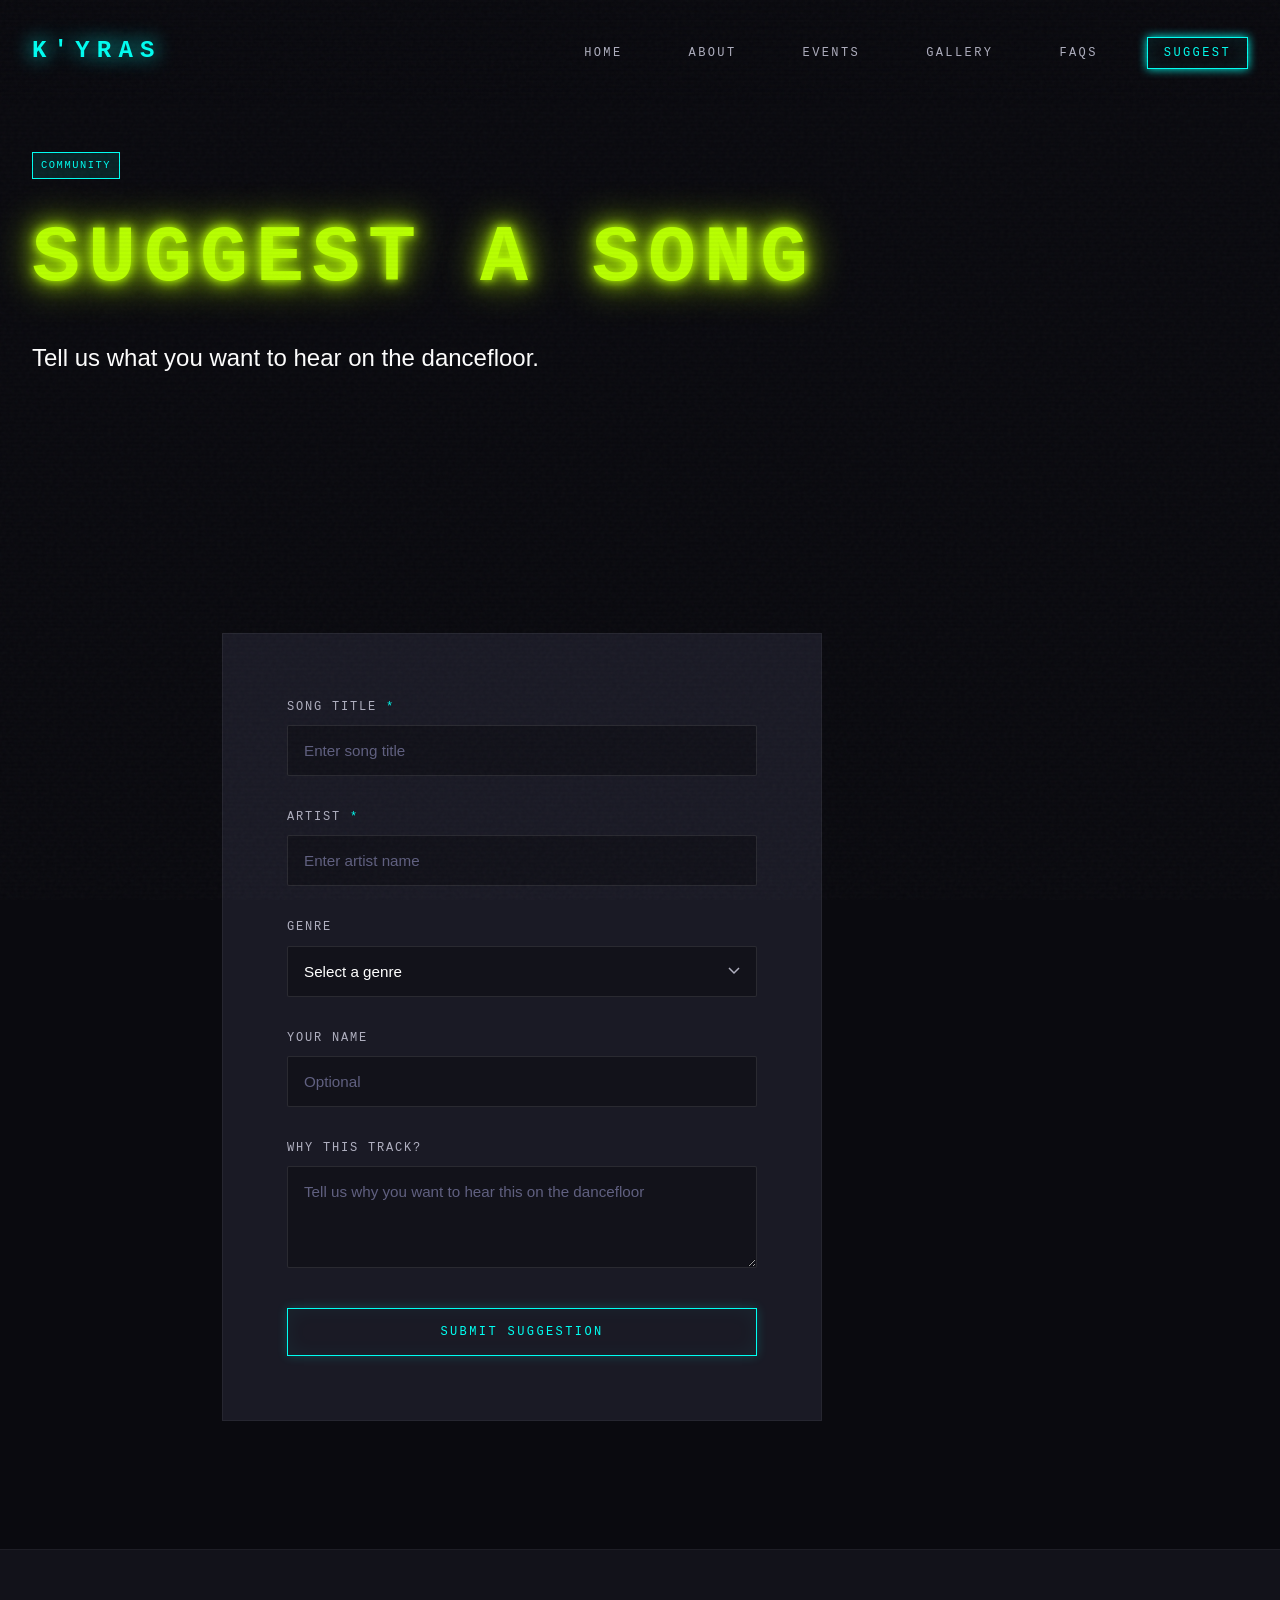
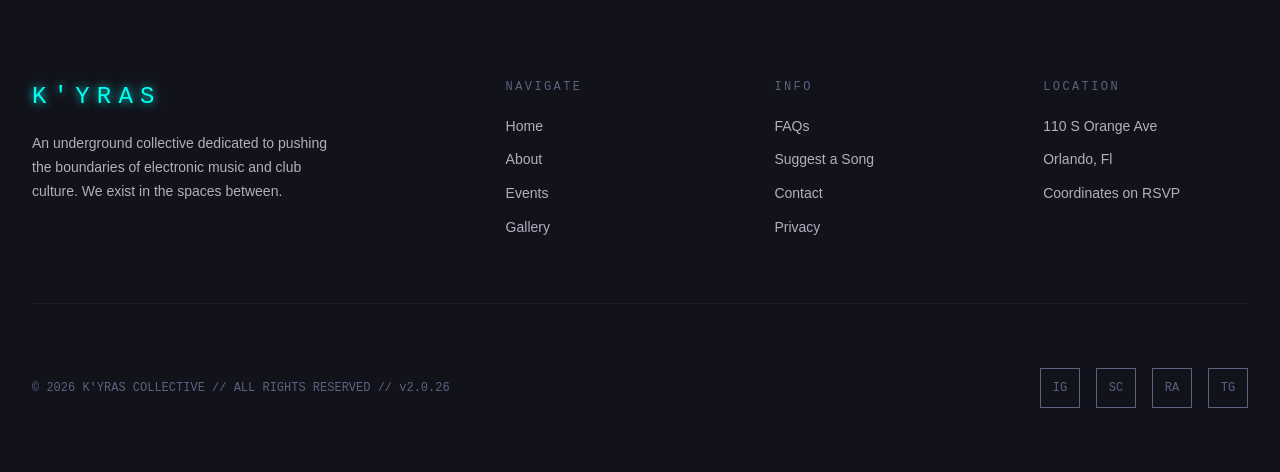
<file: suggest.html>
<!DOCTYPE html>
<html lang="en">

<head>
  <meta charset="UTF-8">
  <meta name="viewport" content="width=device-width, initial-scale=1.0">
  <meta name="description"
    content="Suggest a song for K'YRAS Underground Club. Tell us what you want to hear on the dancefloor.">
  <title>Suggest a Song | K'YRAS Underground Club</title>
  <link rel="stylesheet" href="styles.css">
</head>

<body>
  <!-- Scanline overlay -->
  <div class="scanline"></div>

  <!-- Navigation -->
  <nav class="nav">
    <div class="container nav-inner">
      <a href="index.html" class="nav-logo">K'YRAS</a>
      <button class="nav-toggle" aria-label="Toggle navigation">
        <span></span>
        <span></span>
        <span></span>
      </button>
      <ul class="nav-links">
        <li><a href="index.html" class="nav-link">Home</a></li>
        <li><a href="about.html" class="nav-link">About</a></li>
        <li><a href="events.html" class="nav-link">Events</a></li>
        <li><a href="gallery.html" class="nav-link">Gallery</a></li>
        <li><a href="faqs.html" class="nav-link">FAQs</a></li>
        <li><a href="suggest.html" class="nav-link active">Suggest</a></li>
      </ul>
    </div>
  </nav>

  <!-- Page Header -->
  <header class="section py-xxl" style="padding-top: 150px;">
    <div class="container">
      <span class="badge badge-cyan mb-md">COMMUNITY</span>
      <h1 class="text-5xl text-display tracking-wide glow-lime mb-md">Suggest a Song</h1>
      <p class="text-xl text-secondary" style="max-width: 600px;">
        Tell us what you want to hear on the dancefloor.
      </p>
    </div>
  </header>

  <!-- Main Content -->
  <main>
    <section class="section">
      <div class="container container-narrow">
        <form id="suggest-form" novalidate>
          <div class="form-group">
            <label for="song-title">Song Title <span class="required">*</span></label>
            <input type="text" id="song-title" name="song-title" placeholder="Enter song title">
          </div>

          <div class="form-group">
            <label for="artist">Artist <span class="required">*</span></label>
            <input type="text" id="artist" name="artist" placeholder="Enter artist name">
          </div>

          <div class="form-group">
            <label for="genre">Genre</label>
            <select id="genre" name="genre">
              <option value="" disabled selected>Select a genre</option>
              <option value="techno">Techno</option>
              <option value="house">House</option>
              <option value="drum-and-bass">Drum & Bass</option>
              <option value="trance">Trance</option>
              <option value="ambient">Ambient</option>
              <option value="experimental">Experimental</option>
              <option value="other">Other</option>
            </select>
          </div>

          <div class="form-group">
            <label for="name">Your Name</label>
            <input type="text" id="name" name="name" placeholder="Optional">
          </div>

          <div class="form-group">
            <label for="message">Why this track?</label>
            <textarea id="message" name="message" rows="4" placeholder="Tell us why you want to hear this on the dancefloor"></textarea>
          </div>

          <button type="submit" class="btn btn-cyan">Submit Suggestion</button>
        </form>

        <div id="suggest-confirmation" class="suggest-confirmation" hidden>
          <p class="suggest-confirmation-icon">&#10003;</p>
          <h2 class="suggest-confirmation-title glow-cyan">Thanks for your suggestion!</h2>
          <p class="suggest-confirmation-message">We'll keep it in mind for the next set.</p>
        </div>
      </div>
    </section>
  </main>

  <!-- Footer -->
  <footer class="footer">
    <div class="container">
      <div class="footer-grid">
        <div class="footer-brand">
          <p class="footer-logo">K'YRAS</p>
          <p class="footer-tagline">
            An underground collective dedicated to pushing the boundaries of
            electronic music and club culture. We exist in the spaces between.
          </p>
        </div>
        <div>
          <p class="footer-heading">Navigate</p>
          <ul class="footer-links">
            <li><a href="index.html" class="footer-link">Home</a></li>
            <li><a href="about.html" class="footer-link">About</a></li>
            <li><a href="events.html" class="footer-link">Events</a></li>
            <li><a href="gallery.html" class="footer-link">Gallery</a></li>
          </ul>
        </div>
        <div>
          <p class="footer-heading">Info</p>
          <ul class="footer-links">
            <li><a href="faqs.html" class="footer-link">FAQs</a></li>
            <li><a href="suggest.html" class="footer-link">Suggest a Song</a></li>
            <li><a href="#" class="footer-link">Contact</a></li>
            <li><a href="#" class="footer-link">Privacy</a></li>
          </ul>
        </div>
        <div>
          <p class="footer-heading">Location</p>
          <ul class="footer-links">
            <li><span class="footer-link">110 S Orange Ave</span></li>
            <li><span class="footer-link">Orlando, Fl</span></li>
            <li><span class="footer-link">Coordinates on RSVP</span></li>
          </ul>
        </div>
      </div>
      <div class="footer-bottom">
        <p class="footer-copyright">
          &copy; 2026 K'YRAS COLLECTIVE // ALL RIGHTS RESERVED // v2.0.26
        </p>
        <div class="footer-socials">
          <a href="#" class="footer-social" aria-label="Instagram">IG</a>
          <a href="#" class="footer-social" aria-label="SoundCloud">SC</a>
          <a href="#" class="footer-social" aria-label="Resident Advisor">RA</a>
          <a href="#" class="footer-social" aria-label="Telegram">TG</a>
        </div>
      </div>
    </div>
  </footer>

  <script>
    document.querySelector('.nav-toggle').addEventListener('click', function () {
      document.querySelector('.nav-links').classList.toggle('active');
    });

    (function () {
      const form = document.getElementById('suggest-form');
      const requiredFields = [
        { id: 'song-title', message: 'Song title is required' },
        { id: 'artist',     message: 'Artist is required' },
      ];

      function showError(field, message) {
        const group = field.closest('.form-group');
        group.classList.add('has-error');
        let err = group.querySelector('.form-error');
        if (!err) {
          err = document.createElement('span');
          err.className = 'form-error';
          field.insertAdjacentElement('afterend', err);
        }
        err.textContent = message;
      }

      function clearError(field) {
        const group = field.closest('.form-group');
        group.classList.remove('has-error');
        const err = group.querySelector('.form-error');
        if (err) err.remove();
      }

      requiredFields.forEach(function ({ id }) {
        document.getElementById(id).addEventListener('input', function () {
          if (this.value.trim()) clearError(this);
        });
      });

      form.addEventListener('submit', function (e) {
        e.preventDefault();
        let valid = true;

        requiredFields.forEach(function ({ id, message }) {
          const field = document.getElementById(id);
          if (!field.value.trim()) {
            showError(field, message);
            valid = false;
          } else {
            clearError(field);
          }
        });

        if (valid) {
          form.hidden = true;
          document.getElementById('suggest-confirmation').hidden = false;
        }
      });
    })();
  </script>
</body>

</html>
</file>
<file: styles.css>
/* ============================================
   K'YRAS UNDERGROUND CLUB - STYLES
   Y2K Cyber Rave Aesthetic
   ============================================ */

/* ============================================
   CSS VARIABLES - COLOR PALETTE
   ============================================ */
:root {
  /* Primary Dark Backgrounds */
  --bg-void: #0a0a0f;
  --bg-dark: #12121a;
  --bg-panel: #1a1a25;
  --bg-elevated: #222233;

  /* Neon Accent Colors */
  --neon-cyan: #00fff2;
  --neon-magenta: #ff00ff;
  --neon-pink: #ff2d95;
  --neon-lime: #b8ff00;
  --neon-orange: #ff6b00;
  --neon-purple: #9d00ff;
  --neon-blue: #0066ff;

  /* Text Colors */
  --text-primary: #ffffff;
  --text-secondary: #b0b0c0;
  --text-muted: #606080;

  /* Glow Intensities */
  --glow-sm: 0 0 10px;
  --glow-md: 0 0 20px;
  --glow-lg: 0 0 40px;
  --glow-xl: 0 0 60px;

  /* Spacing */
  --space-xs: 0.25rem;
  --space-sm: 0.5rem;
  --space-md: 1rem;
  --space-lg: 2rem;
  --space-xl: 4rem;
  --space-xxl: 8rem;

  /* Border Radius */
  --radius-sm: 2px;
  --radius-md: 4px;
  --radius-lg: 8px;
  --radius-pill: 50px;

  /* Transitions */
  --transition-fast: 0.15s ease;
  --transition-base: 0.3s ease;
  --transition-slow: 0.5s ease;

  /* Typography */
  --font-display: 'Courier New', 'Consolas', monospace;
  --font-body: 'Segoe UI', 'Arial', sans-serif;
  --font-mono: 'Courier New', monospace;
}

/* ============================================
   RESET & BASE STYLES
   ============================================ */
*,
*::before,
*::after {
  box-sizing: border-box;
  margin: 0;
  padding: 0;
}

html {
  scroll-behavior: smooth;
  font-size: 16px;
}

body {
  font-family: var(--font-body);
  background-color: var(--bg-void);
  color: var(--text-primary);
  line-height: 1.6;
  min-height: 100vh;
  overflow-x: hidden;
}

/* Grain texture overlay */
body::before {
  content: '';
  position: fixed;
  top: 0;
  left: 0;
  width: 100%;
  height: 100%;
  background-image: url("data:image/svg+xml,%3Csvg viewBox='0 0 256 256' xmlns='http://www.w3.org/2000/svg'%3E%3Cfilter id='noise'%3E%3CfeTurbulence type='fractalNoise' baseFrequency='0.9' numOctaves='4' stitchTiles='stitch'/%3E%3C/filter%3E%3Crect width='100%25' height='100%25' filter='url(%23noise)'/%3E%3C/svg%3E");
  opacity: 0.03;
  pointer-events: none;
  z-index: 1000;
}

a {
  color: inherit;
  text-decoration: none;
}

ul,
ol {
  list-style: none;
}

img {
  max-width: 100%;
  height: auto;
  display: block;
}

/* ============================================
   TYPOGRAPHY UTILITIES
   ============================================ */
.text-display {
  font-family: var(--font-display);
  text-transform: uppercase;
  letter-spacing: 0.15em;
}

.text-mono {
  font-family: var(--font-mono);
}

.text-xs {
  font-size: 0.75rem;
}

.text-sm {
  font-size: 0.875rem;
}

.text-base {
  font-size: 1rem;
}

.text-lg {
  font-size: 1.25rem;
}

.text-xl {
  font-size: 1.5rem;
}

.text-2xl {
  font-size: 2rem;
}

.text-3xl {
  font-size: 2.5rem;
}

.text-4xl {
  font-size: 3.5rem;
}

.text-5xl {
  font-size: 5rem;
}

.text-center {
  text-align: center;
}

.text-left {
  text-align: left;
}

.text-right {
  text-align: right;
}

.text-uppercase {
  text-transform: uppercase;
}

.text-lowercase {
  text-transform: lowercase;
}

.font-bold {
  font-weight: 700;
}

.font-light {
  font-weight: 300;
}

.tracking-wide {
  letter-spacing: 0.1em;
}

.tracking-wider {
  letter-spacing: 0.2em;
}

.tracking-widest {
  letter-spacing: 0.3em;
}

/* ============================================
   GLOW TEXT CLASSES
   ============================================ */
.glow-cyan {
  color: var(--neon-cyan);
  text-shadow:
    var(--glow-sm) var(--neon-cyan),
    var(--glow-md) var(--neon-cyan),
    var(--glow-lg) var(--neon-cyan);
}

.glow-magenta {
  color: var(--neon-magenta);
  text-shadow:
    var(--glow-sm) var(--neon-magenta),
    var(--glow-md) var(--neon-magenta),
    var(--glow-lg) var(--neon-magenta);
}

.glow-pink {
  color: var(--neon-pink);
  text-shadow:
    var(--glow-sm) var(--neon-pink),
    var(--glow-md) var(--neon-pink),
    var(--glow-lg) var(--neon-pink);
}

.glow-lime {
  color: var(--neon-lime);
  text-shadow:
    var(--glow-sm) var(--neon-lime),
    var(--glow-md) var(--neon-lime),
    var(--glow-lg) var(--neon-lime);
}

.glow-purple {
  color: var(--neon-purple);
  text-shadow:
    var(--glow-sm) var(--neon-purple),
    var(--glow-md) var(--neon-purple),
    var(--glow-lg) var(--neon-purple);
}

.glow-orange {
  color: var(--neon-orange);
  text-shadow:
    var(--glow-sm) var(--neon-orange),
    var(--glow-md) var(--neon-orange),
    var(--glow-lg) var(--neon-orange);
}

/* Subtle glow variants */
.glow-subtle-cyan {
  color: var(--neon-cyan);
  text-shadow: var(--glow-sm) var(--neon-cyan);
}

.glow-subtle-magenta {
  color: var(--neon-magenta);
  text-shadow: var(--glow-sm) var(--neon-magenta);
}

.glow-subtle-pink {
  color: var(--neon-pink);
  text-shadow: var(--glow-sm) var(--neon-pink);
}

/* Animated glow pulse */
.glow-pulse {
  animation: glowPulse 2s ease-in-out infinite;
}

@keyframes glowPulse {

  0%,
  100% {
    opacity: 1;
    filter: brightness(1);
  }

  50% {
    opacity: 0.8;
    filter: brightness(1.2);
  }
}

/* ============================================
   LAYOUT UTILITIES
   ============================================ */
.container {
  width: 100%;
  max-width: 1400px;
  margin: 0 auto;
  padding: 0 var(--space-lg);
}

.container-narrow {
  max-width: 900px;
}

.container-wide {
  max-width: 1600px;
}

.flex {
  display: flex;
}

.flex-col {
  flex-direction: column;
}

.flex-wrap {
  flex-wrap: wrap;
}

.items-center {
  align-items: center;
}

.items-start {
  align-items: flex-start;
}

.items-end {
  align-items: flex-end;
}

.justify-center {
  justify-content: center;
}

.justify-between {
  justify-content: space-between;
}

.justify-end {
  justify-content: flex-end;
}

.gap-xs {
  gap: var(--space-xs);
}

.gap-sm {
  gap: var(--space-sm);
}

.gap-md {
  gap: var(--space-md);
}

.gap-lg {
  gap: var(--space-lg);
}

.gap-xl {
  gap: var(--space-xl);
}

.grid {
  display: grid;
}

.grid-2 {
  grid-template-columns: repeat(2, 1fr);
}

.grid-3 {
  grid-template-columns: repeat(3, 1fr);
}

.grid-4 {
  grid-template-columns: repeat(4, 1fr);
}

/* Spacing utilities */
.mt-sm {
  margin-top: var(--space-sm);
}

.mt-md {
  margin-top: var(--space-md);
}

.mt-lg {
  margin-top: var(--space-lg);
}

.mt-xl {
  margin-top: var(--space-xl);
}

.mt-xxl {
  margin-top: var(--space-xxl);
}

.mb-sm {
  margin-bottom: var(--space-sm);
}

.mb-md {
  margin-bottom: var(--space-md);
}

.mb-lg {
  margin-bottom: var(--space-lg);
}

.mb-xl {
  margin-bottom: var(--space-xl);
}

.py-sm {
  padding-top: var(--space-sm);
  padding-bottom: var(--space-sm);
}

.py-md {
  padding-top: var(--space-md);
  padding-bottom: var(--space-md);
}

.py-lg {
  padding-top: var(--space-lg);
  padding-bottom: var(--space-lg);
}

.py-xl {
  padding-top: var(--space-xl);
  padding-bottom: var(--space-xl);
}

.py-xxl {
  padding-top: var(--space-xxl);
  padding-bottom: var(--space-xxl);
}

.px-sm {
  padding-left: var(--space-sm);
  padding-right: var(--space-sm);
}

.px-md {
  padding-left: var(--space-md);
  padding-right: var(--space-md);
}

.px-lg {
  padding-left: var(--space-lg);
  padding-right: var(--space-lg);
}

/* ============================================
   NAVIGATION
   ============================================ */
.nav {
  position: fixed;
  top: 0;
  left: 0;
  right: 0;
  z-index: 100;
  background: linear-gradient(180deg, var(--bg-void) 0%, transparent 100%);
  padding: var(--space-lg) 0;
}

.nav-inner {
  display: flex;
  align-items: center;
  justify-content: space-between;
}

.nav-logo {
  font-family: var(--font-display);
  font-size: 1.5rem;
  font-weight: 700;
  letter-spacing: 0.3em;
  color: var(--neon-cyan);
  text-shadow: var(--glow-md) var(--neon-cyan);
  transition: var(--transition-base);
}

.nav-logo:hover {
  text-shadow: var(--glow-xl) var(--neon-cyan);
}

.nav-links {
  display: flex;
  gap: var(--space-lg);
}

.nav-link {
  font-family: var(--font-display);
  font-size: 0.75rem;
  letter-spacing: 0.2em;
  text-transform: uppercase;
  color: var(--text-secondary);
  padding: var(--space-sm) var(--space-md);
  border: 1px solid transparent;
  transition: var(--transition-base);
  position: relative;
}

.nav-link::before {
  content: '';
  position: absolute;
  bottom: 0;
  left: 50%;
  width: 0;
  height: 1px;
  background: var(--neon-cyan);
  box-shadow: var(--glow-sm) var(--neon-cyan);
  transition: var(--transition-base);
  transform: translateX(-50%);
}

.nav-link:hover {
  color: var(--neon-cyan);
  text-shadow: var(--glow-sm) var(--neon-cyan);
}

.nav-link:hover::before {
  width: 100%;
}

.nav-link.active {
  color: var(--neon-cyan);
  border-color: var(--neon-cyan);
  box-shadow:
    inset 0 0 20px rgba(0, 255, 242, 0.1),
    var(--glow-sm) var(--neon-cyan);
}

/* Mobile nav toggle */
.nav-toggle {
  display: none;
  flex-direction: column;
  gap: 5px;
  background: none;
  border: none;
  cursor: pointer;
  padding: var(--space-sm);
}

.nav-toggle span {
  width: 25px;
  height: 2px;
  background: var(--neon-cyan);
  box-shadow: var(--glow-sm) var(--neon-cyan);
}

/* ============================================
   TECHNO BUTTONS
   ============================================ */
.btn {
  display: inline-flex;
  align-items: center;
  justify-content: center;
  gap: var(--space-sm);
  font-family: var(--font-display);
  font-size: 0.75rem;
  letter-spacing: 0.2em;
  text-transform: uppercase;
  padding: var(--space-md) var(--space-xl);
  border: 1px solid currentColor;
  background: transparent;
  cursor: pointer;
  transition: var(--transition-base);
  position: relative;
  overflow: hidden;
}

.btn::before {
  content: '';
  position: absolute;
  top: 0;
  left: -100%;
  width: 100%;
  height: 100%;
  background: linear-gradient(90deg, transparent, rgba(255, 255, 255, 0.1), transparent);
  transition: var(--transition-slow);
}

.btn:hover::before {
  left: 100%;
}

/* Cyan button */
.btn-cyan {
  color: var(--neon-cyan);
  border-color: var(--neon-cyan);
  box-shadow:
    inset 0 0 20px rgba(0, 255, 242, 0.05),
    0 0 10px rgba(0, 255, 242, 0.2);
}

.btn-cyan:hover {
  background: rgba(0, 255, 242, 0.1);
  box-shadow:
    inset 0 0 30px rgba(0, 255, 242, 0.15),
    var(--glow-md) var(--neon-cyan);
  text-shadow: var(--glow-sm) var(--neon-cyan);
}

/* Magenta button */
.btn-magenta {
  color: var(--neon-magenta);
  border-color: var(--neon-magenta);
  box-shadow:
    inset 0 0 20px rgba(255, 0, 255, 0.05),
    0 0 10px rgba(255, 0, 255, 0.2);
}

.btn-magenta:hover {
  background: rgba(255, 0, 255, 0.1);
  box-shadow:
    inset 0 0 30px rgba(255, 0, 255, 0.15),
    var(--glow-md) var(--neon-magenta);
  text-shadow: var(--glow-sm) var(--neon-magenta);
}

/* Pink button */
.btn-pink {
  color: var(--neon-pink);
  border-color: var(--neon-pink);
  box-shadow:
    inset 0 0 20px rgba(255, 45, 149, 0.05),
    0 0 10px rgba(255, 45, 149, 0.2);
}

.btn-pink:hover {
  background: rgba(255, 45, 149, 0.1);
  box-shadow:
    inset 0 0 30px rgba(255, 45, 149, 0.15),
    var(--glow-md) var(--neon-pink);
  text-shadow: var(--glow-sm) var(--neon-pink);
}

/* Lime button */
.btn-lime {
  color: var(--neon-lime);
  border-color: var(--neon-lime);
  box-shadow:
    inset 0 0 20px rgba(184, 255, 0, 0.05),
    0 0 10px rgba(184, 255, 0, 0.2);
}

.btn-lime:hover {
  background: rgba(184, 255, 0, 0.1);
  box-shadow:
    inset 0 0 30px rgba(184, 255, 0, 0.15),
    var(--glow-md) var(--neon-lime);
  text-shadow: var(--glow-sm) var(--neon-lime);
}

/* Filled button variant */
.btn-filled {
  background: var(--neon-cyan);
  color: var(--bg-void);
  border-color: var(--neon-cyan);
}

.btn-filled:hover {
  background: var(--text-primary);
  border-color: var(--text-primary);
  color: var(--bg-void);
}

/* Small button */
.btn-sm {
  padding: var(--space-sm) var(--space-md);
  font-size: 0.65rem;
}

/* Large button */
.btn-lg {
  padding: var(--space-lg) var(--space-xxl);
  font-size: 0.875rem;
}

/* ============================================
   NEON BORDER PANELS
   ============================================ */
.panel {
  background: var(--bg-panel);
  border: 1px solid rgba(255, 255, 255, 0.05);
  padding: var(--space-lg);
  position: relative;
}

.panel-dark {
  background: var(--bg-dark);
}

.panel-elevated {
  background: var(--bg-elevated);
}

/* Neon bordered panels */
.panel-neon-cyan {
  border-color: var(--neon-cyan);
  box-shadow:
    inset 0 0 30px rgba(0, 255, 242, 0.03),
    0 0 20px rgba(0, 255, 242, 0.1);
}

.panel-neon-magenta {
  border-color: var(--neon-magenta);
  box-shadow:
    inset 0 0 30px rgba(255, 0, 255, 0.03),
    0 0 20px rgba(255, 0, 255, 0.1);
}

.panel-neon-pink {
  border-color: var(--neon-pink);
  box-shadow:
    inset 0 0 30px rgba(255, 45, 149, 0.03),
    0 0 20px rgba(255, 45, 149, 0.1);
}

.panel-neon-lime {
  border-color: var(--neon-lime);
  box-shadow:
    inset 0 0 30px rgba(184, 255, 0, 0.03),
    0 0 20px rgba(184, 255, 0, 0.1);
}

.panel-neon-purple {
  border-color: var(--neon-purple);
  box-shadow:
    inset 0 0 30px rgba(157, 0, 255, 0.03),
    0 0 20px rgba(157, 0, 255, 0.1);
}

/* Hover glow effect for panels */
.panel-hover-glow {
  transition: var(--transition-base);
}

.panel-hover-glow:hover {
  transform: translateY(-2px);
}

.panel-neon-cyan.panel-hover-glow:hover {
  box-shadow:
    inset 0 0 40px rgba(0, 255, 242, 0.08),
    0 0 40px rgba(0, 255, 242, 0.2);
}

.panel-neon-magenta.panel-hover-glow:hover {
  box-shadow:
    inset 0 0 40px rgba(255, 0, 255, 0.08),
    0 0 40px rgba(255, 0, 255, 0.2);
}

.panel-neon-pink.panel-hover-glow:hover {
  box-shadow:
    inset 0 0 40px rgba(255, 45, 149, 0.08),
    0 0 40px rgba(255, 45, 149, 0.2);
}

/* Corner accents */
.panel-corners::before,
.panel-corners::after {
  content: '';
  position: absolute;
  width: 20px;
  height: 20px;
  border: 1px solid var(--neon-cyan);
}

.panel-corners::before {
  top: -1px;
  left: -1px;
  border-right: none;
  border-bottom: none;
}

.panel-corners::after {
  bottom: -1px;
  right: -1px;
  border-left: none;
  border-top: none;
}

/* ============================================
   CARD LAYOUTS
   ============================================ */
.card {
  background: var(--bg-panel);
  border: 1px solid rgba(255, 255, 255, 0.05);
  overflow: hidden;
  transition: var(--transition-base);
}

.card-image {
  width: 100%;
  aspect-ratio: 16/9;
  background: var(--bg-dark);
  position: relative;
  overflow: hidden;
}

.card-image::before {
  content: '';
  position: absolute;
  inset: 0;
  background: linear-gradient(45deg,
      var(--neon-cyan) 0%,
      var(--neon-magenta) 50%,
      var(--neon-pink) 100%);
  opacity: 0.3;
}

/* Halftone pattern overlay */
.card-image::after {
  content: '';
  position: absolute;
  inset: 0;
  background-image: radial-gradient(circle, var(--bg-void) 1px, transparent 1px);
  background-size: 4px 4px;
  opacity: 0.5;
}

.card-content {
  padding: var(--space-lg);
}

.card-title {
  font-family: var(--font-display);
  font-size: 1.25rem;
  letter-spacing: 0.1em;
  margin-bottom: var(--space-sm);
}

.card-text {
  color: var(--text-secondary);
  font-size: 0.875rem;
  line-height: 1.7;
}

/* Card hover effects */
.card-glow:hover {
  border-color: var(--neon-cyan);
  box-shadow: 0 0 30px rgba(0, 255, 242, 0.15);
  transform: translateY(-4px);
}

/* ============================================
   UI BADGES
   ============================================ */
.badge {
  display: inline-flex;
  align-items: center;
  gap: var(--space-xs);
  font-family: var(--font-display);
  font-size: 0.65rem;
  letter-spacing: 0.15em;
  text-transform: uppercase;
  padding: var(--space-xs) var(--space-sm);
  border: 1px solid currentColor;
}

.badge-cyan {
  color: var(--neon-cyan);
  background: rgba(0, 255, 242, 0.1);
  border-color: var(--neon-cyan);
}

.badge-magenta {
  color: var(--neon-magenta);
  background: rgba(255, 215, 255, 0.1);
  border-color: var(--neon-magenta);
}

.badge-pink {
  color: var(--neon-pink);
  background: rgba(255, 45, 149, 0.1);
  border-color: var(--neon-pink);
}

.badge-lime {
  color: var(--neon-lime);
  background: rgba(184, 255, 0, 0.1);
  border-color: var(--neon-lime);
}

.badge-orange {
  color: var(--neon-orange);
  background: rgba(255, 107, 0, 0.1);
  border-color: var(--neon-orange);
}

.badge-purple {
  color: var(--neon-purple);
  background: rgba(157, 0, 255, 0.1);
  border-color: var(--neon-purple);
}

/* Pulsing badge */
.badge-pulse::before {
  content: '';
  width: 6px;
  height: 6px;
  border-radius: 50%;
  background: currentColor;
  animation: badgePulse 1.5s ease-in-out infinite;
}

@keyframes badgePulse {

  0%,
  100% {
    opacity: 1;
    transform: scale(1);
  }

  50% {
    opacity: 0.5;
    transform: scale(0.8);
  }
}

/* ============================================
   HERO SECTION
   ============================================ */
.hero {
  min-height: 100vh;
  display: flex;
  align-items: center;
  justify-content: center;
  position: relative;
  overflow: hidden;
}

.hero-background {
  position: absolute;
  inset: 0;
  background:
    radial-gradient(ellipse at 20% 50%, rgba(0, 255, 242, 0.08) 0%, transparent 50%),
    radial-gradient(ellipse at 80% 50%, rgba(255, 0, 255, 0.08) 0%, transparent 50%),
    radial-gradient(ellipse at 50% 100%, rgba(255, 45, 149, 0.05) 0%, transparent 50%);
}

.hero-grid {
  position: absolute;
  inset: 0;
  background-image:
    linear-gradient(rgba(255, 255, 255, 0.02) 1px, transparent 1px),
    linear-gradient(90deg, rgba(255, 255, 255, 0.02) 1px, transparent 1px);
  background-size: 50px 50px;
  transform: perspective(500px) rotateX(60deg);
  transform-origin: center top;
}

.hero-content {
  position: relative;
  z-index: 1;
  text-align: center;
  padding: var(--space-xl);
}

.hero-title {
  font-family: var(--font-display);
  font-size: clamp(3rem, 15vw, 12rem);
  font-weight: 700;
  letter-spacing: 0.3em;
  line-height: 1;
  margin-bottom: var(--space-lg);
}

.hero-subtitle {
  font-family: var(--font-display);
  font-size: clamp(0.75rem, 2vw, 1rem);
  letter-spacing: 0.5em;
  color: var(--text-secondary);
  margin-bottom: var(--space-xl);
}

/* ============================================
   SECTION LAYOUTS
   ============================================ */
.section {
  padding: var(--space-xxl) 0;
  position: relative;
}

.section-header {
  margin-bottom: var(--space-xl);
}

.section-title {
  font-family: var(--font-display);
  font-size: clamp(2rem, 5vw, 3.5rem);
  letter-spacing: 0.2em;
  text-transform: uppercase;
  margin-bottom: var(--space-md);
}

.section-subtitle {
  font-size: 1rem;
  color: var(--text-secondary);
  max-width: 600px;
}

/* Asymmetrical grid layouts */
.asymmetric-grid {
  display: grid;
  grid-template-columns: repeat(12, 1fr);
  gap: var(--space-lg);
}

.col-span-4 {
  grid-column: span 4;
}

.col-span-5 {
  grid-column: span 5;
}

.col-span-6 {
  grid-column: span 6;
}

.col-span-7 {
  grid-column: span 7;
}

.col-span-8 {
  grid-column: span 8;
}

.col-span-12 {
  grid-column: span 12;
}

.row-span-2 {
  grid-row: span 2;
}

/* Offset positioning */
.offset-up {
  transform: translateY(-2rem);
}

.offset-down {
  transform: translateY(2rem);
}

/* ============================================
   EVENT CARDS
   ============================================ */
.event-card {
  display: grid;
  grid-template-columns: auto 1fr auto;
  gap: var(--space-lg);
  padding: var(--space-lg);
  background: var(--bg-panel);
  border: 1px solid rgba(255, 255, 255, 0.05);
  align-items: center;
  transition: var(--transition-base);
}

.event-card:hover {
  border-color: var(--neon-magenta);
  box-shadow: 0 0 30px rgba(255, 0, 255, 0.1);
}

.event-date {
  text-align: center;
  padding: var(--space-md);
  border: 1px solid var(--neon-cyan);
  min-width: 80px;
}

.event-date-day {
  font-family: var(--font-display);
  font-size: 2rem;
  color: var(--neon-cyan);
  line-height: 1;
}

.event-date-month {
  font-family: var(--font-display);
  font-size: 0.75rem;
  letter-spacing: 0.2em;
  color: var(--text-secondary);
  margin-top: var(--space-xs);
}

.event-info {
  display: flex;
  flex-direction: column;
  gap: var(--space-sm);
}

.event-title {
  font-family: var(--font-display);
  font-size: 1.5rem;
  letter-spacing: 0.1em;
}

.event-meta {
  display: flex;
  gap: var(--space-md);
  font-size: 0.875rem;
  color: var(--text-secondary);
}

.event-meta span::before {
  content: '//';
  margin-right: var(--space-sm);
  color: var(--neon-pink);
}

/* ============================================
   GALLERY GRID
   ============================================ */
.gallery-grid {
  display: grid;
  grid-template-columns: repeat(auto-fill, minmax(300px, 1fr));
  gap: var(--space-md);
}

.gallery-item {
  aspect-ratio: 1;
  background: var(--bg-panel);
  position: relative;
  overflow: hidden;
  cursor: pointer;
}

.gallery-item::before {
  content: '';
  position: absolute;
  inset: 0;
  background: linear-gradient(135deg,
      var(--neon-cyan) 15%,
      var(--neon-purple) 45%,
      var(--neon-pink) 100%);
  opacity: 0.2;
  transition: var(--transition-base);
}

/* hated this lolllll
.gallery-item::after {
  content: '';
  position: absolute;
  inset: 0;
  background-image: radial-gradient(circle, var(--bg-void) 1.5px, transparent 1.5px);
  background-size: 6px 6px;
  opacity: 0.6;
} */

.gallery-item:hover::before {
  opacity: 0.7;
}

.gallery-item:hover {
  box-shadow: 0 0 40px rgba(0, 255, 242, 0.3);
}

.gallery-item-overlay {
  position: absolute;
  bottom: 0;
  left: 0;
  right: 0;
  padding: var(--space-lg);
  background: linear-gradient(transparent, var(--bg-void));
  z-index: 1;
  transform: translateY(100%);
  transition: var(--transition-base);
}

.gallery-item:hover .gallery-item-overlay {
  transform: translateY(0);
}

/* Masonry-style large items */
.gallery-item-lg {
  grid-column: span 2;
  grid-row: span 2;
}

/* ============================================
   FAQ ACCORDION
   ============================================ */
.faq-item {
  border: 1px solid rgba(255, 255, 255, 0.05);
  margin-bottom: var(--space-md);
  background: var(--bg-panel);
}

.faq-question {
  width: 100%;
  padding: var(--space-lg);
  background: transparent;
  border: none;
  color: var(--text-primary);
  font-family: var(--font-display);
  font-size: 1rem;
  letter-spacing: 0.1em;
  text-align: left;
  cursor: pointer;
  display: flex;
  justify-content: space-between;
  align-items: center;
  transition: var(--transition-base);
}

.faq-question:hover {
  color: var(--neon-cyan);
}

.faq-icon {
  font-family: var(--font-mono);
  font-size: 1.5rem;
  color: var(--neon-magenta);
  transition: var(--transition-base);
}

.faq-item.active .faq-icon {
  transform: rotate(45deg);
}

.faq-answer {
  max-height: 0;
  overflow: hidden;
  transition: var(--transition-base);
}

.faq-item.active .faq-answer {
  max-height: 500px;
}

.faq-answer-content {
  padding: 0 var(--space-lg) var(--space-lg);
  color: var(--text-secondary);
  line-height: 1.8;
}

/* ============================================
   FOOTER
   ============================================ */
.footer {
  padding: var(--space-xxl) 0 var(--space-xl);
  border-top: 1px solid rgba(255, 255, 255, 0.05);
  background: var(--bg-dark);
}

.footer-grid {
  display: grid;
  grid-template-columns: 2fr 1fr 1fr 1fr;
  gap: var(--space-xl);
  margin-bottom: var(--space-xl);
}

.footer-brand {
  max-width: 300px;
}

.footer-logo {
  font-family: var(--font-display);
  font-size: 1.5rem;
  letter-spacing: 0.3em;
  color: var(--neon-cyan);
  text-shadow: var(--glow-sm) var(--neon-cyan);
  margin-bottom: var(--space-md);
}

.footer-tagline {
  color: var(--text-secondary);
  font-size: 0.875rem;
  line-height: 1.7;
}

.footer-heading {
  font-family: var(--font-display);
  font-size: 0.75rem;
  letter-spacing: 0.2em;
  text-transform: uppercase;
  color: var(--text-muted);
  margin-bottom: var(--space-md);
}

.footer-links {
  display: flex;
  flex-direction: column;
  gap: var(--space-sm);
}

.footer-link {
  color: var(--text-secondary);
  font-size: 0.875rem;
  transition: var(--transition-base);
}

.footer-link:hover {
  color: var(--neon-cyan);
  text-shadow: var(--glow-sm) var(--neon-cyan);
}

.footer-bottom {
  display: flex;
  justify-content: space-between;
  align-items: center;
  padding-top: var(--space-xl);
  border-top: 1px solid rgba(255, 255, 255, 0.05);
}

.footer-copyright {
  font-family: var(--font-mono);
  font-size: 0.75rem;
  color: var(--text-muted);
}

.footer-socials {
  display: flex;
  gap: var(--space-md);
}

.footer-social {
  width: 40px;
  height: 40px;
  border: 1px solid var(--text-muted);
  display: flex;
  align-items: center;
  justify-content: center;
  font-family: var(--font-mono);
  font-size: 0.75rem;
  color: var(--text-muted);
  transition: var(--transition-base);
}

.footer-social:hover {
  border-color: var(--neon-cyan);
  color: var(--neon-cyan);
  box-shadow: var(--glow-sm) var(--neon-cyan);
}

/* ============================================
   DECORATIVE ELEMENTS
   ============================================ */
.scanline {
  position: fixed;
  top: 0;
  left: 0;
  width: 100%;
  height: 100%;
  background: linear-gradient(transparent 50%,
      rgba(0, 0, 0, 0.02) 50%);
  background-size: 100% 4px;
  pointer-events: none;
  z-index: 999;
}

.divider {
  height: 1px;
  background: linear-gradient(90deg,
      transparent,
      var(--neon-cyan),
      var(--neon-magenta),
      var(--neon-pink),
      transparent);
  opacity: 0.3;
}

.divider-glow {
  box-shadow: 0 0 20px var(--neon-cyan);
}

/* Decorative corner brackets */
.bracket-corners {
  position: relative;
}

.bracket-corners::before,
.bracket-corners::after {
  content: '';
  position: absolute;
  width: 30px;
  height: 30px;
}

.bracket-corners::before {
  top: 0;
  left: 0;
  border-top: 2px solid var(--neon-cyan);
  border-left: 2px solid var(--neon-cyan);
}

.bracket-corners::after {
  bottom: 0;
  right: 0;
  border-bottom: 2px solid var(--neon-magenta);
  border-right: 2px solid var(--neon-magenta);
}

/* ============================================
   PAGE-SPECIFIC: ABOUT
   ============================================ */
.about-intro {
  display: grid;
  grid-template-columns: 1fr 1fr;
  gap: var(--space-xl);
  align-items: center;
}

.about-visual {
  aspect-ratio: 4/5;
  background: var(--bg-panel);
  position: relative;
  overflow: hidden;
}

.about-visual::before {
  content: '';
  position: absolute;
  inset: 0;
  background:
    linear-gradient(45deg, var(--neon-cyan) 0%, transparent 50%),
    linear-gradient(-45deg, var(--neon-magenta) 0%, transparent 50%);
  opacity: 0.3;
}

.about-stats {
  display: grid;
  grid-template-columns: repeat(3, 1fr);
  gap: var(--space-lg);
  margin-top: var(--space-xl);
}

.stat-item {
  text-align: center;
  padding: var(--space-lg);
  border: 1px solid rgba(255, 255, 255, 0.05);
}

.stat-number {
  font-family: var(--font-display);
  font-size: 3rem;
  color: var(--neon-cyan);
  text-shadow: var(--glow-sm) var(--neon-cyan);
  line-height: 1;
}

.stat-label {
  font-family: var(--font-display);
  font-size: 0.75rem;
  letter-spacing: 0.2em;
  color: var(--text-muted);
  margin-top: var(--space-sm);
}

/* ============================================
   PAGE-SPECIFIC: EVENTS
   ============================================ */
.events-featured {
  position: relative;
  padding: var(--space-xl);
  background: var(--bg-panel);
  border: 1px solid var(--neon-magenta);
  box-shadow:
    inset 0 0 60px rgba(255, 0, 255, 0.05),
    0 0 40px rgba(255, 0, 255, 0.1);
  margin-bottom: var(--space-xl);
}

.events-featured::before {
  content: 'FEATURED';
  position: absolute;
  top: -1px;
  right: var(--space-lg);
  background: var(--neon-magenta);
  color: var(--bg-void);
  font-family: var(--font-display);
  font-size: 0.65rem;
  letter-spacing: 0.2em;
  padding: var(--space-xs) var(--space-md);
}

/* ============================================
   PAGE-SPECIFIC: GALLERY
   ============================================ */
.gallery-filters {
  display: flex;
  gap: var(--space-md);
  margin-bottom: var(--space-xl);
  flex-wrap: wrap;
}

.gallery-filter {
  background: transparent;
  border: 1px solid rgba(255, 255, 255, 0.1);
  color: var(--text-secondary);
  font-family: var(--font-display);
  font-size: 0.7rem;
  letter-spacing: 0.15em;
  padding: var(--space-sm) var(--space-md);
  cursor: pointer;
  transition: var(--transition-base);
}

.gallery-filter:hover,
.gallery-filter.active {
  border-color: var(--neon-cyan);
  color: var(--neon-cyan);
}

/* ============================================
   SONG SUGGESTION FORM
   ============================================ */
#suggest-form {
  background: var(--bg-panel);
  border: 1px solid rgba(255, 255, 255, 0.05);
  padding: var(--space-xl);
  max-width: 600px;
}

.form-group {
  margin-bottom: var(--space-lg);
}

.form-group label {
  display: block;
  font-family: var(--font-display);
  font-size: 0.75rem;
  letter-spacing: 0.15em;
  text-transform: uppercase;
  color: var(--text-secondary);
  margin-bottom: var(--space-sm);
}

.form-group .required {
  color: var(--neon-cyan);
}

.form-group input,
.form-group select,
.form-group textarea {
  width: 100%;
  padding: var(--space-md);
  font-family: var(--font-body);
  font-size: 0.95rem;
  color: var(--text-primary);
  background: var(--bg-dark);
  border: 1px solid rgba(255, 255, 255, 0.1);
  border-radius: var(--radius-sm);
  outline: none;
  transition: var(--transition-base);
}

.form-group input::placeholder,
.form-group textarea::placeholder {
  color: var(--text-muted);
}

.form-group input:focus,
.form-group select:focus,
.form-group textarea:focus {
  border-color: var(--neon-cyan);
  box-shadow: 0 0 10px rgba(0, 255, 242, 0.15);
}

.form-group select {
  appearance: none;
  background-image: url("data:image/svg+xml,%3Csvg xmlns='http://www.w3.org/2000/svg' width='12' height='8'%3E%3Cpath d='M1 1l5 5 5-5' stroke='%23b0b0c0' fill='none' stroke-width='1.5'/%3E%3C/svg%3E");
  background-repeat: no-repeat;
  background-position: right var(--space-md) center;
  cursor: pointer;
}

.form-group textarea {
  resize: vertical;
  min-height: 100px;
}

#suggest-form .btn {
  width: 100%;
}

.form-group.has-error input,
.form-group.has-error select,
.form-group.has-error textarea {
  border-color: var(--neon-pink);
  box-shadow: 0 0 10px rgba(255, 0, 128, 0.15);
}

.form-error {
  display: block;
  margin-top: var(--space-sm);
  font-family: var(--font-display);
  font-size: 0.7rem;
  letter-spacing: 0.1em;
  text-transform: uppercase;
  color: var(--neon-pink);
}

.suggest-confirmation {
  background: var(--bg-panel);
  border: 1px solid var(--neon-cyan);
  box-shadow: 0 0 30px rgba(0, 255, 242, 0.1);
  padding: var(--space-xxl) var(--space-xl);
  max-width: 600px;
  text-align: center;
}

.suggest-confirmation-icon {
  font-size: 3rem;
  color: var(--neon-cyan);
  text-shadow: 0 0 20px var(--neon-cyan);
  margin-bottom: var(--space-md);
}

.suggest-confirmation-title {
  font-size: 2rem;
  margin-bottom: var(--space-md);
}

.suggest-confirmation-message {
  color: var(--text-secondary);
  font-size: 1rem;
}

/* ============================================
   RESPONSIVE STYLES
   ============================================ */
@media (max-width: 1024px) {
  .asymmetric-grid {
    grid-template-columns: repeat(6, 1fr);
  }

  .col-span-4,
  .col-span-5,
  .col-span-6,
  .col-span-7,
  .col-span-8 {
    grid-column: span 6;
  }

  .footer-grid {
    grid-template-columns: repeat(2, 1fr);
  }

  .about-intro {
    grid-template-columns: 1fr;
  }
}

@media (max-width: 768px) {
  :root {
    --space-xl: 3rem;
    --space-xxl: 5rem;
  }

  .nav-links {
    position: absolute;
    top: 100%;
    left: 0;
    right: 0;
    flex-direction: column;
    background: var(--bg-void);
    padding: var(--space-lg);
    gap: 0;
    display: none;
    border-bottom: 1px solid rgba(255, 255, 255, 0.05);
  }

  .nav-links.active {
    display: flex;
  }

  .nav-link {
    padding: var(--space-md);
    border-bottom: 1px solid rgba(255, 255, 255, 0.05);
  }

  .nav-toggle {
    display: flex;
  }

  .grid-2,
  .grid-3,
  .grid-4 {
    grid-template-columns: 1fr;
  }

  .asymmetric-grid {
    grid-template-columns: 1fr;
  }

  .col-span-4,
  .col-span-5,
  .col-span-6,
  .col-span-7,
  .col-span-8,
  .col-span-12 {
    grid-column: span 1;
  }

  .event-card {
    grid-template-columns: 1fr;
    text-align: center;
  }

  .event-date {
    justify-self: center;
  }

  .event-meta {
    justify-content: center;
    flex-wrap: wrap;
  }

  .footer-grid {
    grid-template-columns: 1fr;
    text-align: center;
  }

  .footer-brand {
    max-width: 100%;
  }

  .footer-bottom {
    flex-direction: column;
    gap: var(--space-lg);
  }

  .about-stats {
    grid-template-columns: 1fr;
  }

  .gallery-item-lg {
    grid-column: span 1;
    grid-row: span 1;
  }

  .offset-up,
  .offset-down {
    transform: none;
  }
}

@media (max-width: 480px) {
  .hero-title {
    letter-spacing: 0.15em;
  }

  .hero-subtitle {
    letter-spacing: 0.2em;
  }

  .btn {
    width: 100%;
  }

  .gallery-grid {
    grid-template-columns: 1fr;
  }
}

/* ============================================
   ANIMATIONS
   ============================================ */
@keyframes flicker {

  0%,
  100% {
    opacity: 1;
  }

  50% {
    opacity: 0.8;
  }

  52% {
    opacity: 1;
  }

  54% {
    opacity: 0.9;
  }

  56% {
    opacity: 1;
  }
}

.flicker {
  animation: flicker 3s infinite;
}

@keyframes float {

  0%,
  100% {
    transform: translateY(0);
  }

  50% {
    transform: translateY(-10px);
  }
}

.float {
  animation: float 4s ease-in-out infinite;
}

@keyframes scanMove {
  0% {
    top: -100%;
  }

  100% {
    top: 100%;
  }
}

.scan-effect::after {
  content: '';
  position: absolute;
  left: 0;
  width: 100%;
  height: 50%;
  background: linear-gradient(transparent,
      rgba(0, 255, 242, 0.03),
      transparent);
  animation: scanMove 8s linear infinite;
}
</file>
